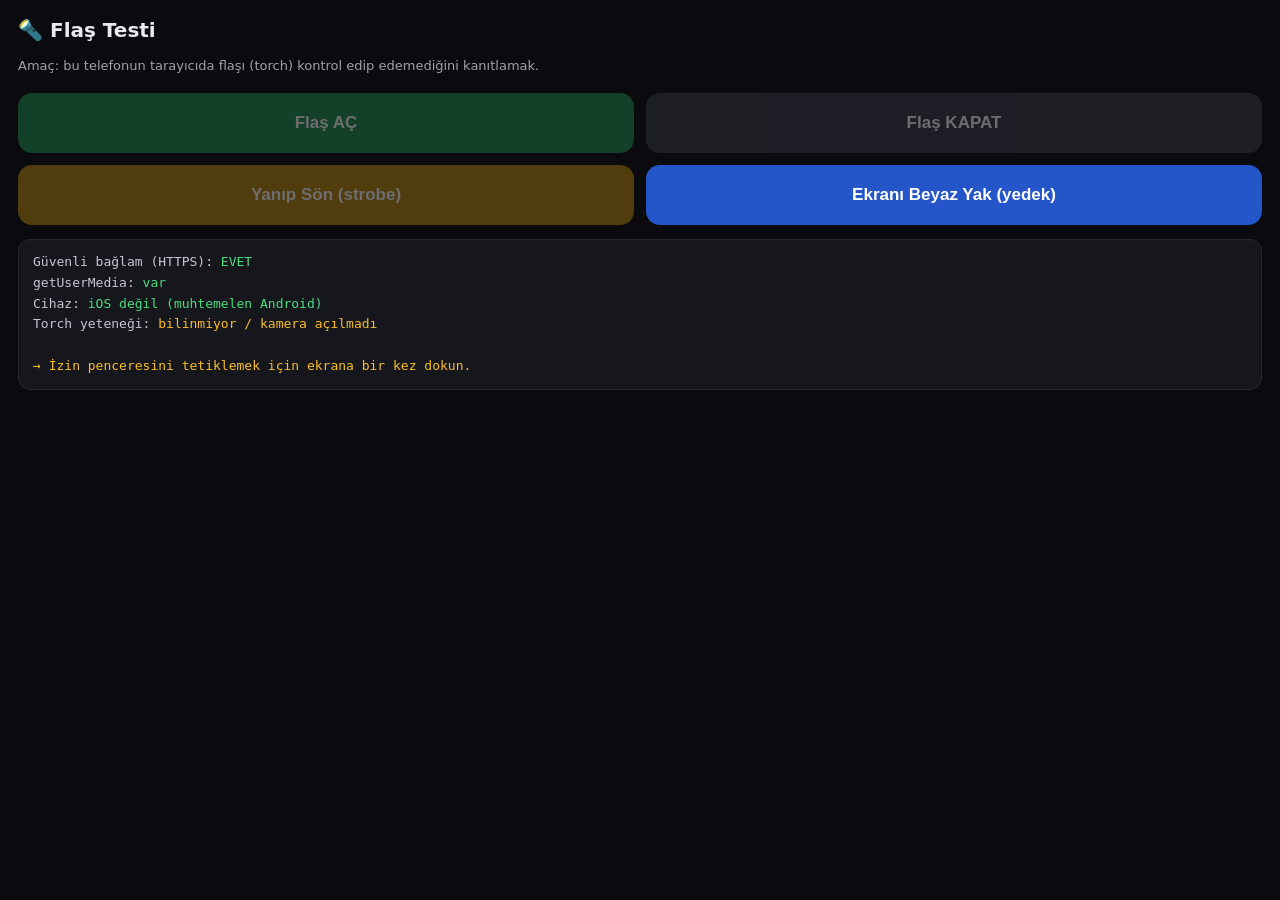
<file: prototype/index.html>
<!DOCTYPE html>
<html lang="tr">
<head>
<meta charset="UTF-8">
<meta name="viewport" content="width=device-width, initial-scale=1, viewport-fit=cover">
<title>Flaş Testi — Mini Işık Şovu</title>
<style>
  :root { color-scheme: dark; }
  * { box-sizing: border-box; -webkit-tap-highlight-color: transparent; }
  body {
    margin: 0; min-height: 100dvh; background: #0b0b0f; color: #e9e9ee;
    font-family: -apple-system, system-ui, Segoe UI, Roboto, sans-serif;
    display: flex; flex-direction: column; gap: 14px; padding: 18px;
  }
  h1 { font-size: 20px; margin: 0 0 2px; }
  p.sub { margin: 0 0 6px; color: #a0a0ad; font-size: 13px; }
  .btns { display: grid; grid-template-columns: 1fr 1fr; gap: 12px; }
  button {
    appearance: none; border: 0; border-radius: 14px; padding: 20px 14px;
    font-size: 17px; font-weight: 600; color: #fff; background: #2b2b36;
    transition: transform .05s ease, background .15s ease;
  }
  button:active { transform: scale(.97); }
  button.on   { background: #1f8f4e; }
  button.off  { background: #3a3a46; }
  button.strobe { background: #b8860b; }
  button.screen { background: #2456c9; }
  button:disabled { opacity: .4; }
  #diag {
    background: #16161d; border: 1px solid #26262f; border-radius: 12px;
    padding: 12px 14px; font-size: 13px; line-height: 1.6; white-space: pre-wrap;
    font-family: ui-monospace, Menlo, monospace; color: #c7c7d1;
  }
  .ok { color: #4ade80; } .bad { color: #f87171; } .warn { color: #fbbf24; }
  /* Tam ekran renk paneli (flaş desteklenmezse yedek) */
  #flood {
    position: fixed; inset: 0; background: #fff; display: none; z-index: 50;
    align-items: center; justify-content: center; color: #000; font-size: 15px;
  }
  #flood.show { display: flex; }
</style>
</head>
<body>
  <h1>🔦 Flaş Testi</h1>
  <p class="sub">Amaç: bu telefonun tarayıcıda flaşı (torch) kontrol edip edemediğini kanıtlamak.</p>

  <div class="btns">
    <button id="on"     class="on"     disabled>Flaş AÇ</button>
    <button id="off"    class="off"    disabled>Flaş KAPAT</button>
    <button id="strobe" class="strobe" disabled>Yanıp Sön (strobe)</button>
    <button id="screen" class="screen">Ekranı Beyaz Yak (yedek)</button>
  </div>

  <div id="diag">Tanılama yükleniyor…</div>

  <div id="flood">Kapatmak için dokun</div>

<script>
const $ = (id) => document.getElementById(id);
const diag = $('diag');
let track = null, torchSupported = false, strobeTimer = null, torchState = false;

function line(label, value, cls) {
  const c = cls ? ` class="${cls}"` : '';
  return `${label}: <span${c}>${value}</span>`;
}

function renderDiag(extra = '') {
  const secure = window.isSecureContext;
  const hasMedia = !!(navigator.mediaDevices && navigator.mediaDevices.getUserMedia);
  const ua = navigator.userAgent;
  const isIOS = /iPhone|iPad|iPod/.test(ua) || (navigator.platform === 'MacIntel' && navigator.maxTouchPoints > 1);
  diag.innerHTML = [
    line('Güvenli bağlam (HTTPS)', secure ? 'EVET' : 'HAYIR — flaş çalışmaz!', secure ? 'ok' : 'bad'),
    line('getUserMedia', hasMedia ? 'var' : 'yok', hasMedia ? 'ok' : 'bad'),
    line('Cihaz', isIOS ? 'iOS — tarayıcı torch DESTEKLEMEZ' : 'iOS değil (muhtemelen Android)', isIOS ? 'bad' : 'ok'),
    line('Torch yeteneği', torchSupported ? 'DESTEKLENİYOR ✔' : 'bilinmiyor / kamera açılmadı', torchSupported ? 'ok' : 'warn'),
    extra,
  ].filter(Boolean).join('\n');
}
renderDiag();

async function initCamera() {
  if (!window.isSecureContext) {
    renderDiag(line('Hata', 'HTTPS gerekli. http:// üzerinden kamera/flaş açılamaz.', 'bad'));
    return;
  }
  try {
    const stream = await navigator.mediaDevices.getUserMedia({
      video: { facingMode: 'environment' }
    });
    track = stream.getVideoTracks()[0];
    const caps = track.getCapabilities ? track.getCapabilities() : {};
    torchSupported = !!caps.torch;
    renderDiag(torchSupported
      ? line('Sonuç', 'Bu cihaz flaşı kontrol edebilir. Butonlar aktif.', 'ok')
      : line('Sonuç', 'Kamera açıldı ama torch yeteneği yok. Ekran yedeğini kullan.', 'warn'));
    if (torchSupported) {
      $('on').disabled = $('off').disabled = $('strobe').disabled = false;
    }
  } catch (e) {
    renderDiag(line('Kamera hatası', e.name + ' — ' + e.message, 'bad'));
  }
}

async function setTorch(v) {
  if (!track || !torchSupported) return;
  try {
    await track.applyConstraints({ advanced: [{ torch: v }] });
    torchState = v;
  } catch (e) {
    renderDiag(line('applyConstraints hatası', e.message, 'bad'));
  }
}

$('on').onclick  = () => { stopStrobe(); setTorch(true); };
$('off').onclick = () => { stopStrobe(); setTorch(false); };

function stopStrobe() {
  if (strobeTimer) { clearInterval(strobeTimer); strobeTimer = null; $('strobe').textContent = 'Yanıp Sön (strobe)'; }
}
$('strobe').onclick = () => {
  if (strobeTimer) { stopStrobe(); setTorch(false); return; }
  $('strobe').textContent = 'Durdur';
  strobeTimer = setInterval(() => setTorch(!torchState), 350); // ~1.4 Hz; torch geçişi yavaştır
};

// Ekran yedeği: flaş yoksa (özellikle iOS) tam ekran beyaz
const flood = $('flood');
$('screen').onclick = () => { flood.classList.add('show'); };
flood.onclick = () => { flood.classList.remove('show'); };

// İlk dokunuşta kamerayı başlat (izin/otomatik oynatma politikaları için)
window.addEventListener('pointerdown', function once() {
  window.removeEventListener('pointerdown', once);
  initCamera();
}, { once: true });
diag.innerHTML += '\n\n<span class="warn">→ İzin penceresini tetiklemek için ekrana bir kez dokun.</span>';
</script>
</body>
</html>
</file>
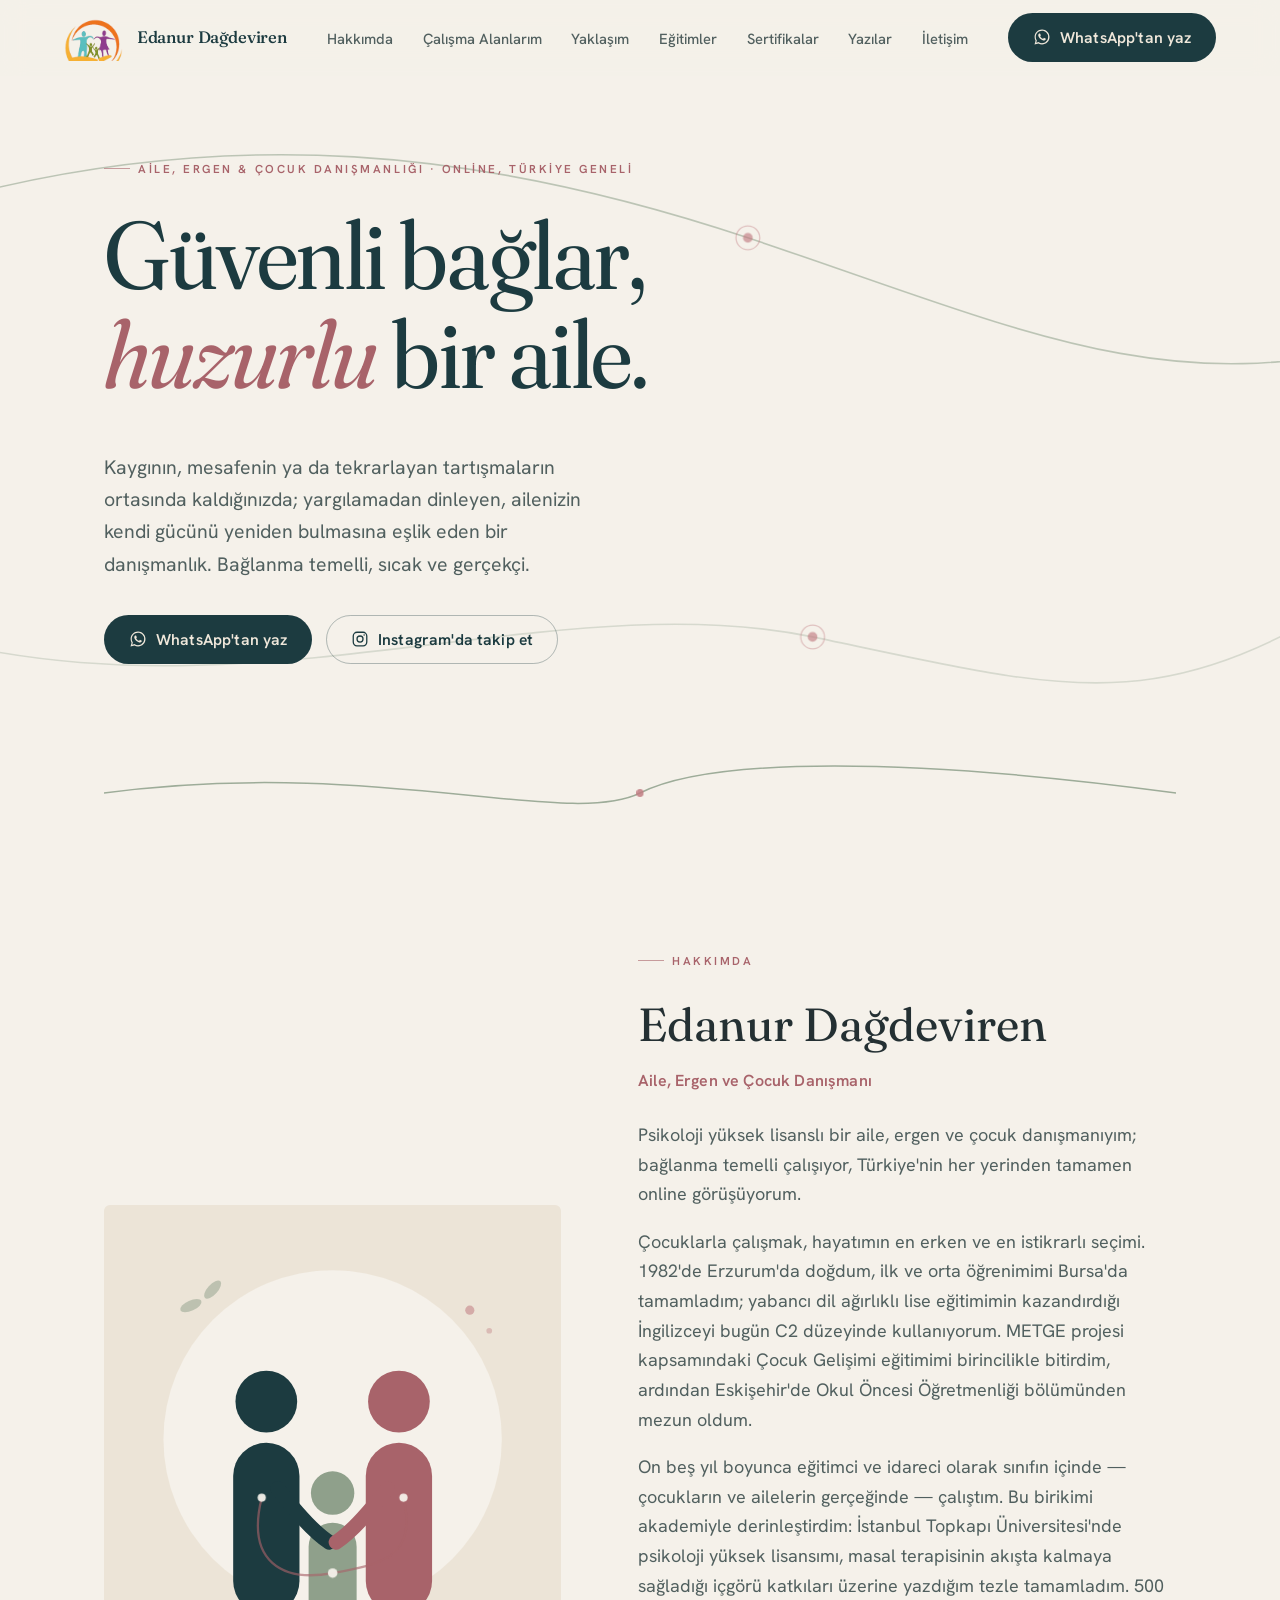
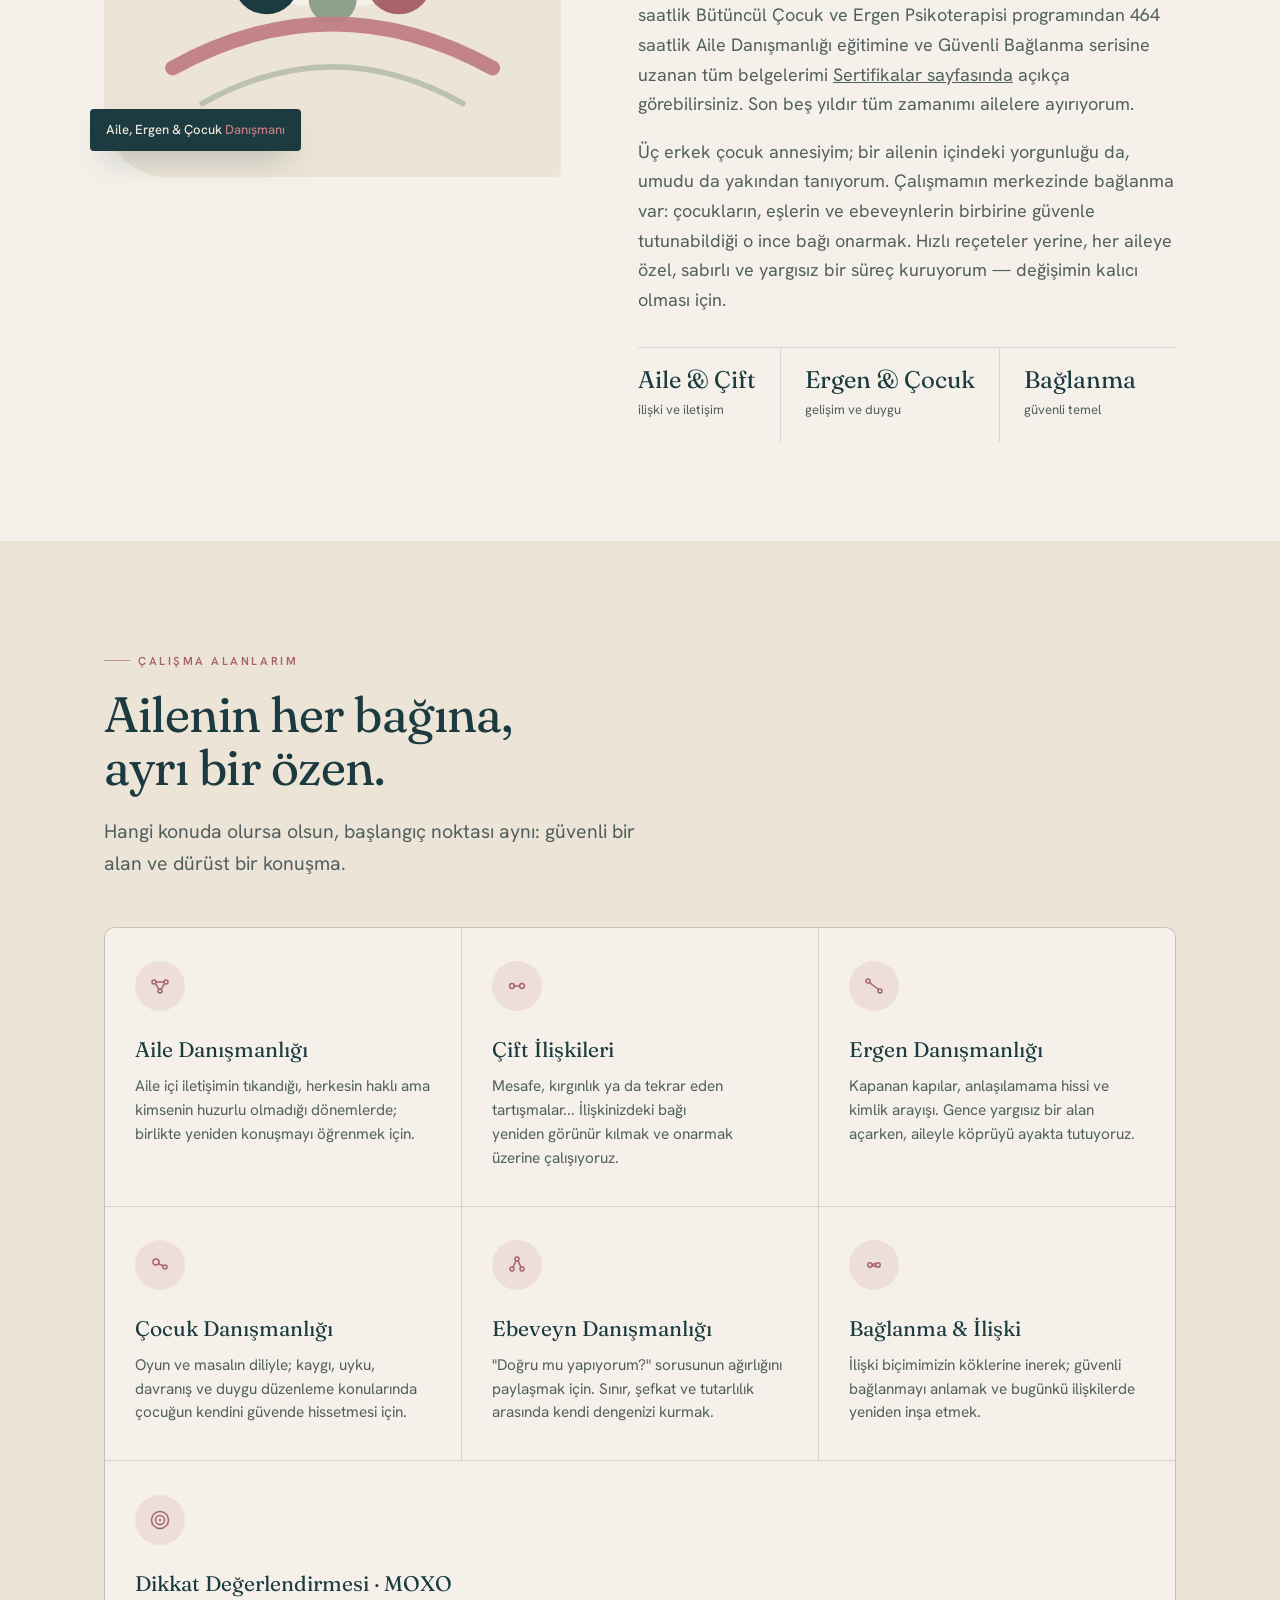
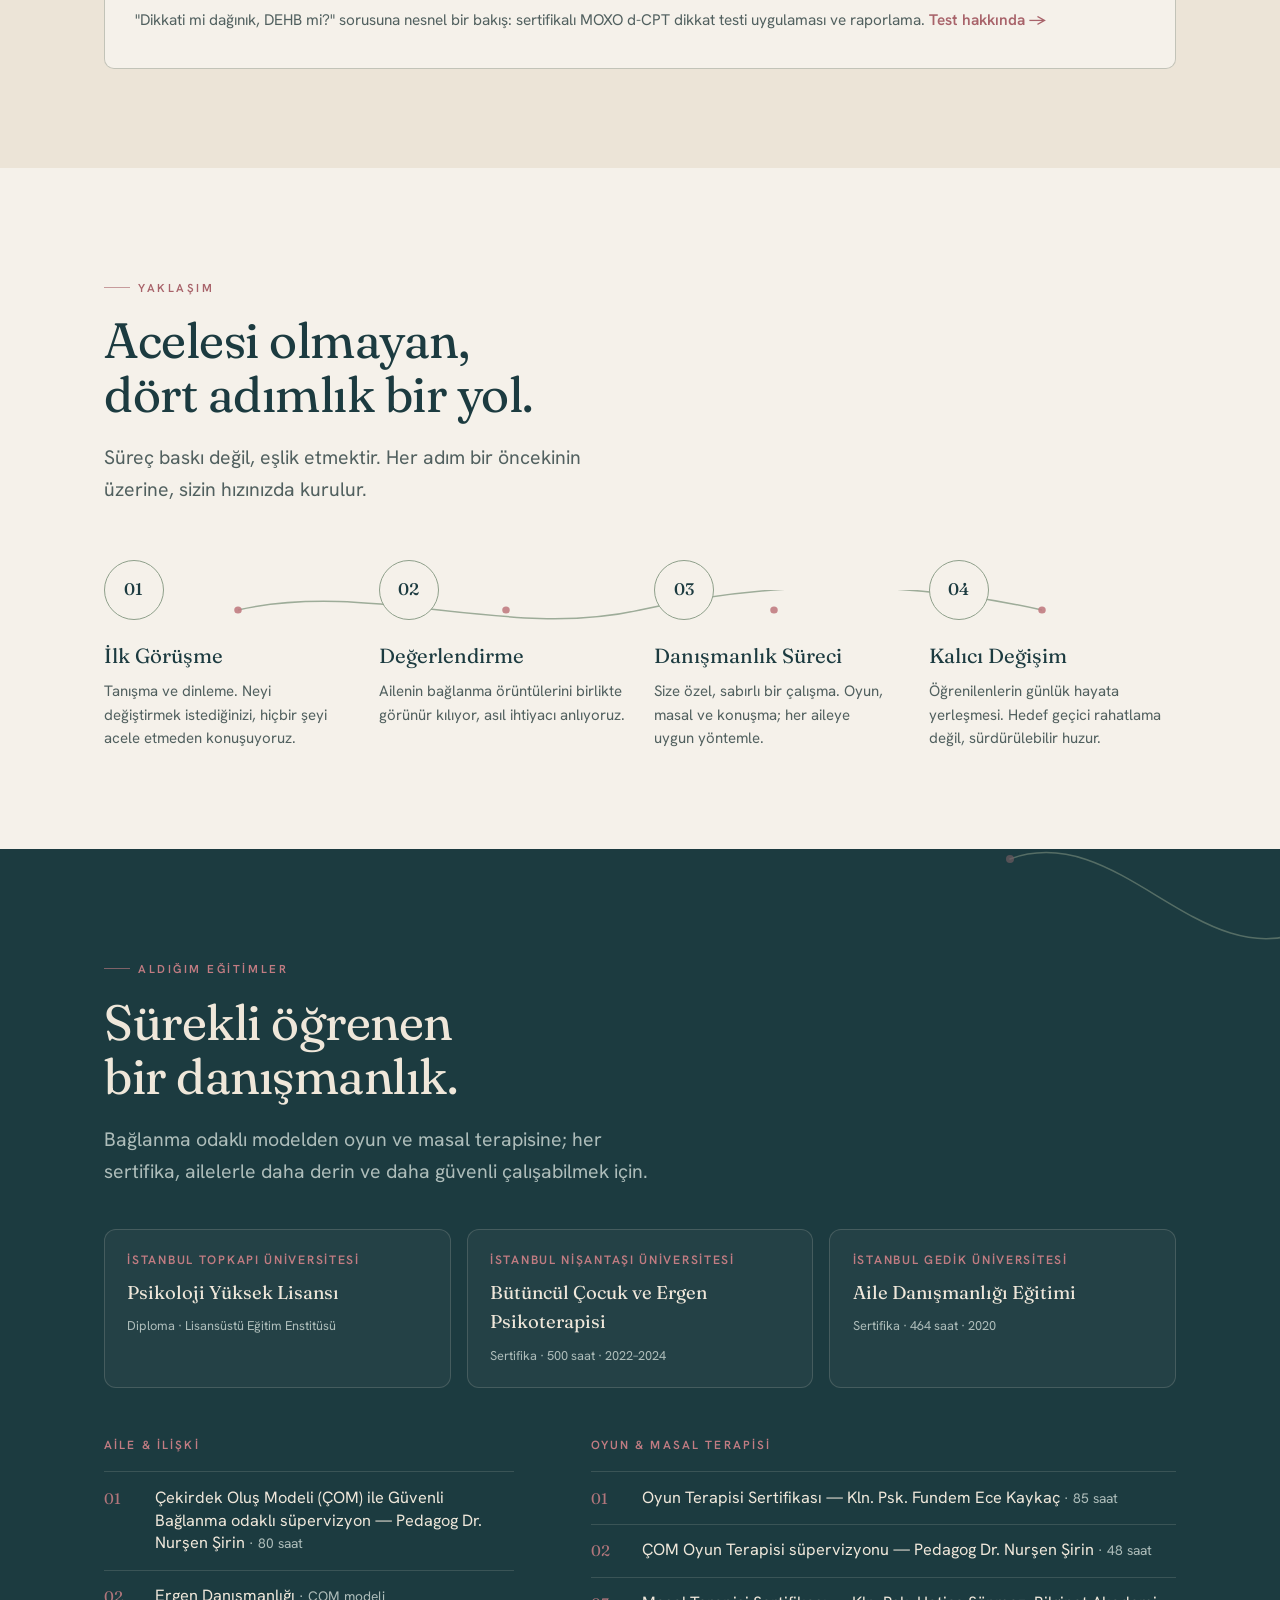
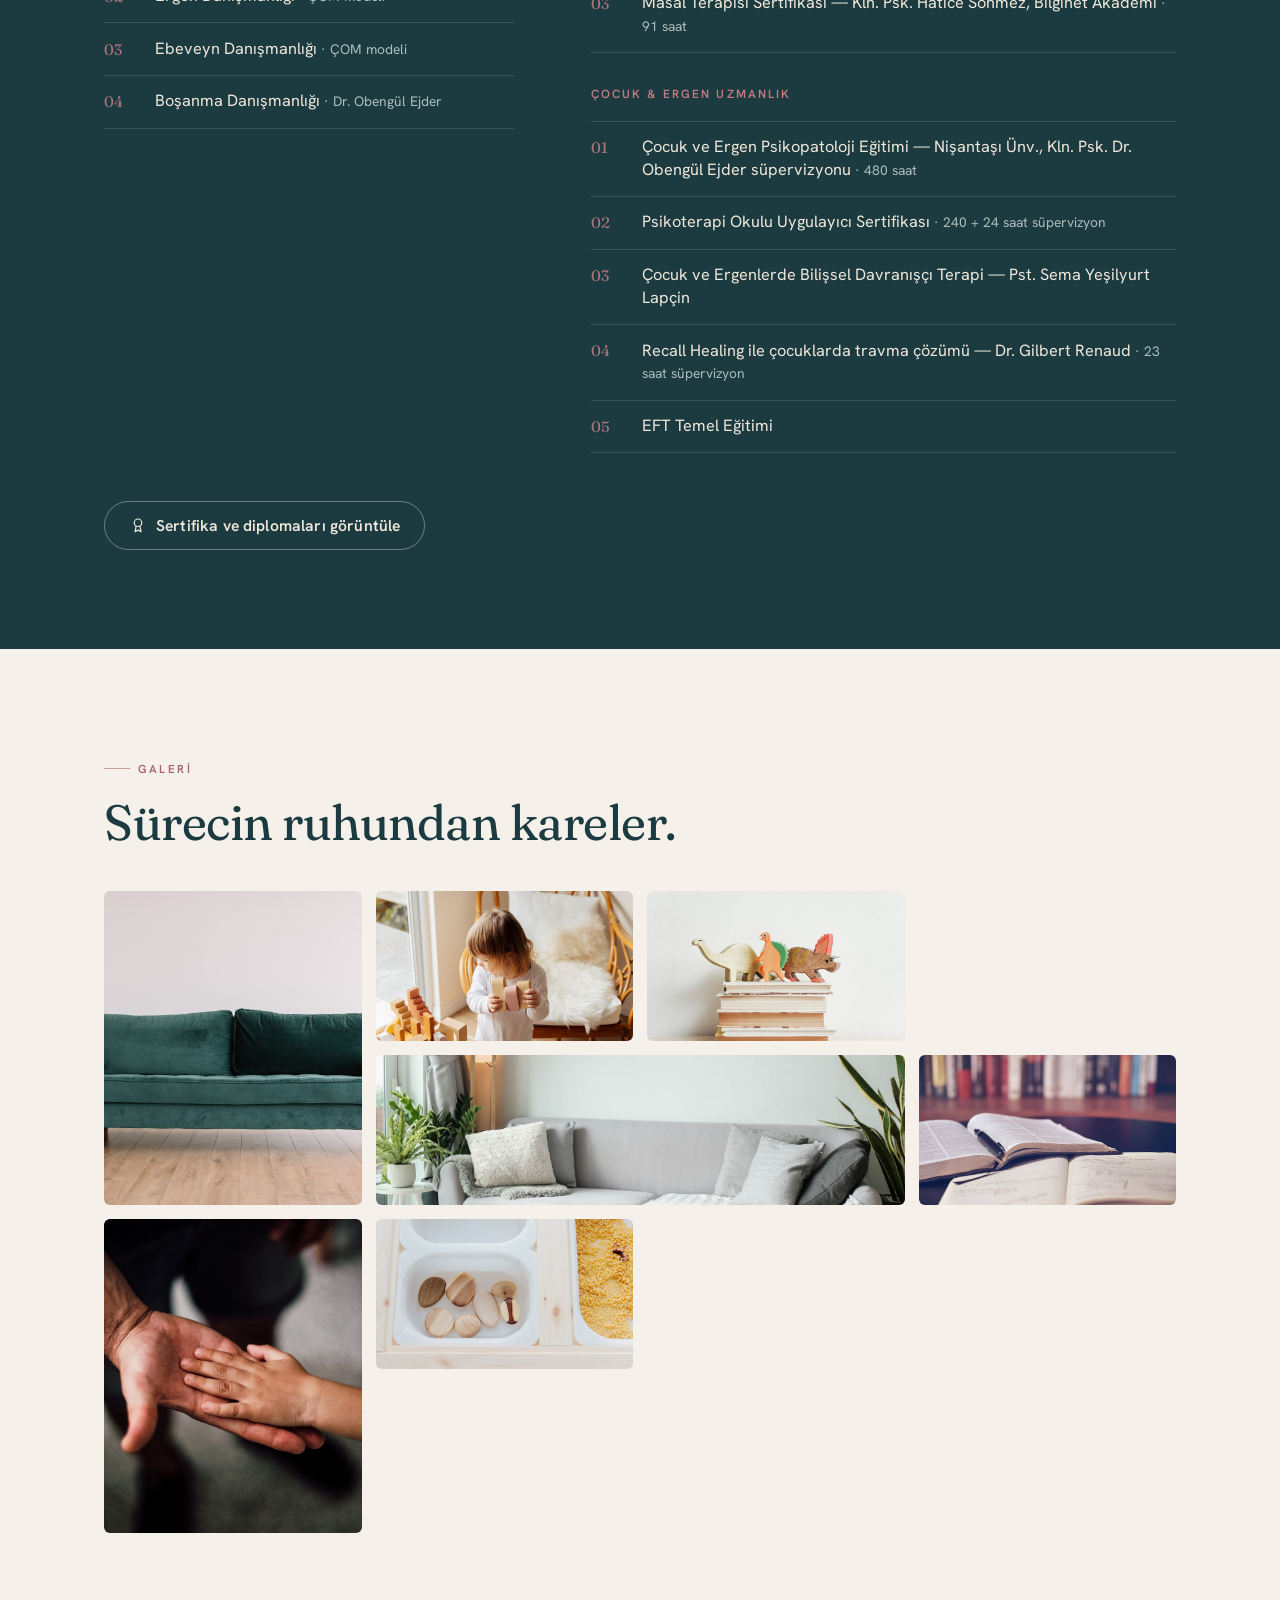
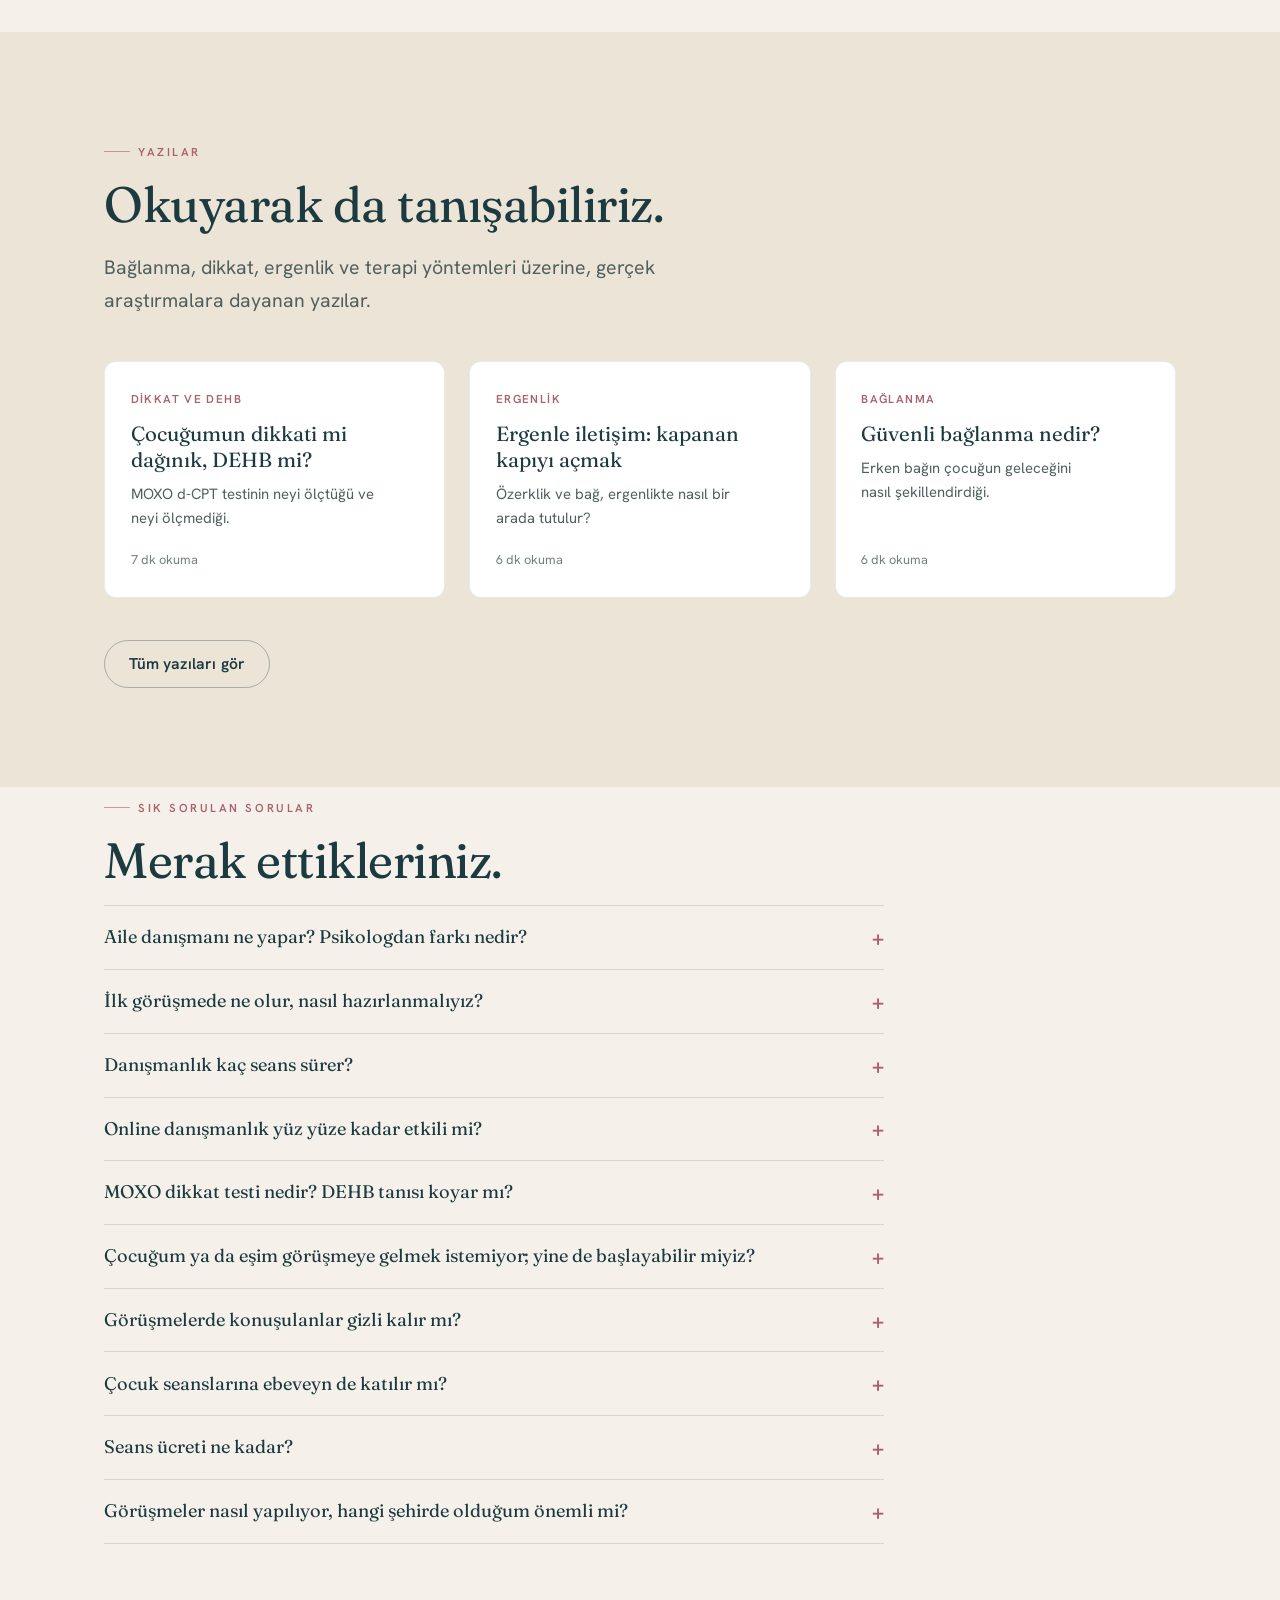
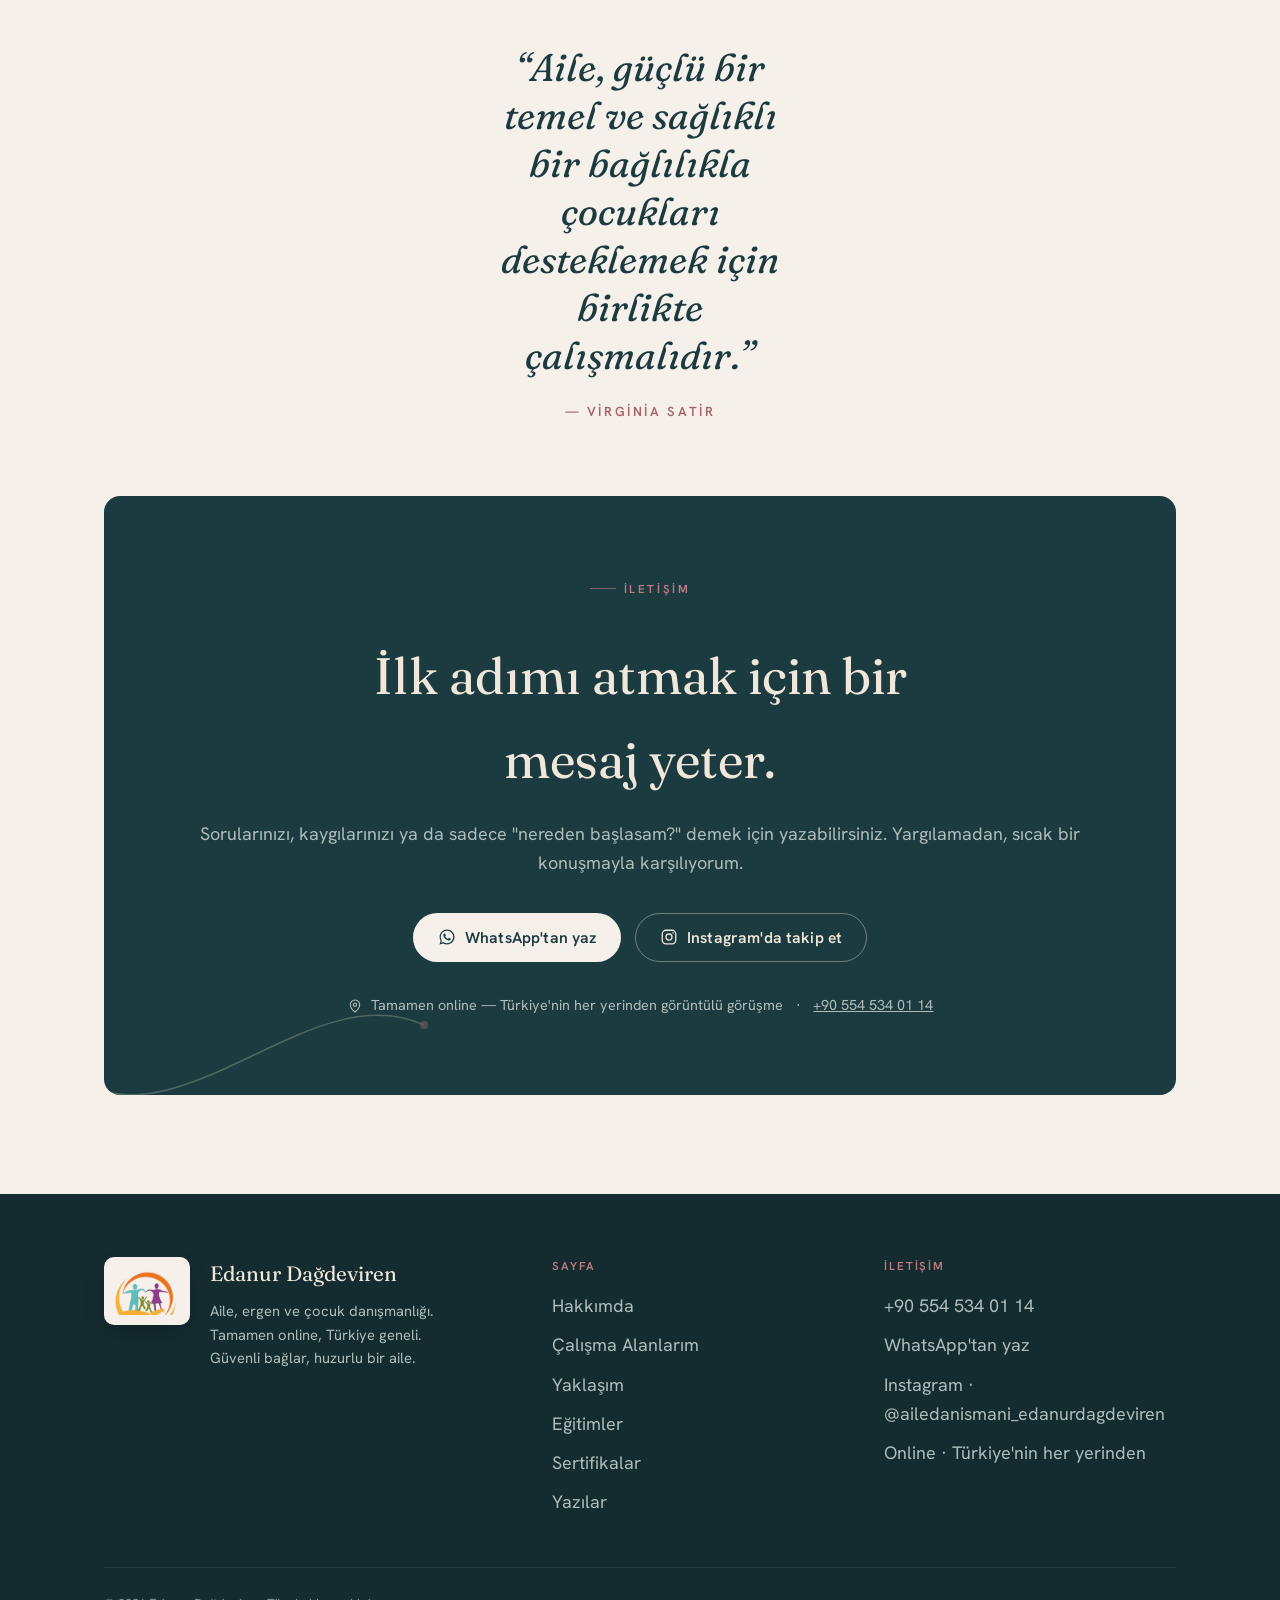
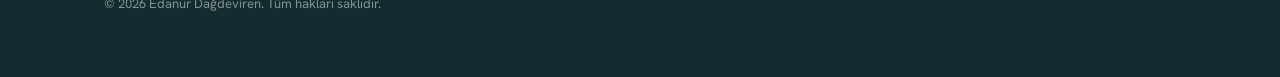
<file: site/index.html>
<!DOCTYPE html>
<html lang="tr">
<head>
<meta charset="UTF-8" />
<script>document.documentElement.classList.add("js");</script>
<meta name="viewport" content="width=device-width, initial-scale=1.0" />
<title>Aile, Ergen ve Çocuk Danışmanı — Online, Türkiye Geneli | Edanur Dağdeviren</title>
<meta name="description" content="Bağlanma temelli aile, ergen ve çocuk danışmanlığı. Türkiye'nin her yerinden, tamamen online görüşme. MOXO dikkat testi uygulayıcısı Edanur Dağdeviren." />
<link rel="canonical" href="https://edanurdagdeviren.com/" />
<meta name="theme-color" content="#F5F1EA" />
<link rel="icon" type="image/png" sizes="512x512" href="assets/icon-512.png" />
<link rel="apple-touch-icon" href="assets/apple-touch-icon.png" />

<!-- Open Graph / paylaşım kartı -->
<meta property="og:type" content="website" />
<meta property="og:locale" content="tr_TR" />
<meta property="og:site_name" content="Edanur Dağdeviren" />
<meta property="og:title" content="Aile, Ergen ve Çocuk Danışmanı — Online, Türkiye Geneli | Edanur Dağdeviren" />
<meta property="og:description" content="Bağlanma temelli aile, ergen ve çocuk danışmanlığı. Türkiye'nin her yerinden, tamamen online görüşme." />
<meta property="og:url" content="https://edanurdagdeviren.com/" />
<meta property="og:image" content="https://edanurdagdeviren.com/assets/og.jpg" />
<meta property="og:image:width" content="1200" />
<meta property="og:image:height" content="630" />
<meta property="og:image:alt" content="Edanur Dağdeviren — Güvenli bağlar, huzurlu bir aile" />
<meta name="twitter:card" content="summary_large_image" />

<link rel="preconnect" href="https://fonts.googleapis.com" />
<link rel="preconnect" href="https://fonts.gstatic.com" crossorigin />
<link href="https://fonts.googleapis.com/css2?family=Fraunces:ital,opsz,wght@0,9..144,400;0,9..144,500;1,9..144,400;1,9..144,500&family=Hanken+Grotesk:wght@400;500;600;700&display=swap" rel="stylesheet" />
<link rel="stylesheet" href="assets/site.css" />

<script type="application/ld+json">
{
  "@context": "https://schema.org",
  "@graph": [
    {
      "@type": "ProfessionalService",
      "@id": "https://edanurdagdeviren.com/#danismanlik",
      "name": "Edanur Dağdeviren — Aile, Ergen ve Çocuk Danışmanlığı",
      "url": "https://edanurdagdeviren.com/",
      "description": "Bağlanma temelli aile, ergen ve çocuk danışmanlığı. Türkiye'nin her yerinden, tamamen online görüşme.",
      "telephone": "+905545340114",
      "image": "https://edanurdagdeviren.com/assets/og.jpg",
      "logo": "https://edanurdagdeviren.com/assets/logo-mark.png",
      "address": { "@type": "PostalAddress", "addressCountry": "TR" },
      "areaServed": { "@type": "Country", "name": "Türkiye" },
      "availableChannel": { "@type": "ServiceChannel", "serviceType": "Online görüşme", "availableLanguage": "tr" },
      "founder": { "@id": "https://edanurdagdeviren.com/#edanur" },
      "sameAs": ["https://www.instagram.com/ailedanismani_edanurdagdeviren/"],
      "hasOfferCatalog": {
        "@type": "OfferCatalog",
        "name": "Danışmanlık Hizmetleri",
        "itemListElement": [
          { "@type": "Offer", "itemOffered": { "@type": "Service", "name": "Aile Danışmanlığı", "serviceType": "Aile danışmanlığı" } },
          { "@type": "Offer", "itemOffered": { "@type": "Service", "name": "Çift İlişkileri Danışmanlığı", "serviceType": "Çift danışmanlığı" } },
          { "@type": "Offer", "itemOffered": { "@type": "Service", "name": "Ergen Danışmanlığı", "serviceType": "Ergen danışmanlığı" } },
          { "@type": "Offer", "itemOffered": { "@type": "Service", "name": "Çocuk Danışmanlığı", "serviceType": "Çocuk danışmanlığı" } },
          { "@type": "Offer", "itemOffered": { "@type": "Service", "name": "Ebeveyn Danışmanlığı", "serviceType": "Ebeveyn danışmanlığı" } },
          { "@type": "Offer", "itemOffered": { "@type": "Service", "name": "MOXO d-CPT Dikkat Testi Uygulaması", "serviceType": "Dikkat testi uygulaması" } }
        ]
      }
    },
    {
      "@type": "Person",
      "@id": "https://edanurdagdeviren.com/#edanur",
      "name": "Edanur Dağdeviren",
      "jobTitle": "Aile, Ergen ve Çocuk Danışmanı",
      "description": "Psikoloji yüksek lisanslı aile, ergen ve çocuk danışmanı. Bağlanma temelli çalışır; Türkiye'nin her yerinden, tamamen online görüşme yapar.",
      "url": "https://edanurdagdeviren.com/",
      "image": "https://edanurdagdeviren.com/assets/og.jpg",
      "telephone": "+905545340114",
      "worksFor": { "@id": "https://edanurdagdeviren.com/#danismanlik" },
      "alumniOf": { "@type": "CollegeOrUniversity", "name": "İstanbul Topkapı Üniversitesi" },
      "knowsAbout": ["Aile danışmanlığı", "Güvenli bağlanma", "Ergen danışmanlığı", "Çocuk danışmanlığı", "Oyun terapisi", "Masal terapisi", "MOXO d-CPT dikkat testi", "Ebeveyn danışmanlığı"],
      "hasCredential": [
        { "@type": "EducationalOccupationalCredential", "credentialCategory": "Yüksek Lisans Diploması", "name": "Psikoloji Yüksek Lisansı", "recognizedBy": { "@type": "CollegeOrUniversity", "name": "İstanbul Topkapı Üniversitesi" } },
        { "@type": "EducationalOccupationalCredential", "credentialCategory": "Sertifika", "name": "Bütüncül Çocuk ve Ergen Psikoterapisi (500 saat)", "recognizedBy": { "@type": "CollegeOrUniversity", "name": "İstanbul Nişantaşı Üniversitesi" } },
        { "@type": "EducationalOccupationalCredential", "credentialCategory": "Sertifika", "name": "Aile Danışmanlığı Eğitimi (464 saat)", "recognizedBy": { "@type": "CollegeOrUniversity", "name": "İstanbul Gedik Üniversitesi" } }
      ],
      "sameAs": ["https://www.instagram.com/ailedanismani_edanurdagdeviren/"]
    },
    {
      "@type": "WebSite",
      "@id": "https://edanurdagdeviren.com/#website",
      "url": "https://edanurdagdeviren.com/",
      "name": "Edanur Dağdeviren",
      "inLanguage": "tr",
      "publisher": { "@id": "https://edanurdagdeviren.com/#edanur" }
    }
  ]
}
</script>
<script type="application/ld+json">
{
  "@context": "https://schema.org",
  "@type": "FAQPage",
  "mainEntity": [
    { "@type": "Question", "name": "Aile danışmanı ne yapar? Psikologdan farkı nedir?", "acceptedAnswer": { "@type": "Answer", "text": "Aile danışmanı; aile içi iletişim, ebeveyn-çocuk ilişkisi ve çift ilişkilerindeki zorluklarda yapılandırılmış görüşmelerle destek verir. Psikolog, psikoloji lisansıyla kazanılan bir unvandır; aile danışmanlığı ise üniversite onaylı sertifika programlarıyla kazanılan bir uygulama alanıdır. Psikoloji yüksek lisansı ve 464 saatlik üniversite onaylı aile danışmanlığı eğitimiyle çalışıyorum; tanı veya ilaç gerektiren durumlarda psikiyatriste yönlendiririm." } },
    { "@type": "Question", "name": "İlk görüşmede ne olur, nasıl hazırlanmalıyız?", "acceptedAnswer": { "@type": "Answer", "text": "İlk görüşme bir tanışma ve dinleme görüşmesidir: neyi değiştirmek istediğinizi, ailenizin ihtiyacını ve beklentilerinizi konuşuruz. Test, ödev ya da özel bir hazırlık gerekmez. Görüşmenin sonunda nasıl bir yol izleyebileceğimizi ve görüşme sıklığını birlikte planlarız." } },
    { "@type": "Question", "name": "Danışmanlık kaç seans sürer?", "acceptedAnswer": { "@type": "Answer", "text": "Bunun tek bir cevabı yok; süre ailenin ihtiyacına ve hedefe göre değişir. İlk değerlendirmeden sonra size özel bir plan önerilir ve ilerleme birlikte gözden geçirilir. Amaç süreci uzatmak değil, kalıcı değişimin en sağlıklı yoldan kurulmasıdır." } },
    { "@type": "Question", "name": "Online danışmanlık yüz yüze kadar etkili mi?", "acceptedAnswer": { "@type": "Answer", "text": "Evet. Yetişkin, ebeveyn, ergen ve çoğu çocuk çalışmasında online danışmanlık yüz yüze kadar verimli ilerler; görüntülü görüşme yöntemleri bunun için özel olarak uyarlanmıştır. Görüşmeler tamamen online yürütülür; Türkiye'nin ve gerektiğinde yurt dışının her yerinden aynı süreci takip edebilirsiniz." } },
    { "@type": "Question", "name": "MOXO dikkat testi nedir? DEHB tanısı koyar mı?", "acceptedAnswer": { "@type": "Answer", "text": "MOXO d-CPT; dikkat, zamanlama, dürtüsellik ve hiperaktiviteyi günlük hayatı taklit eden çeldiricilerle ölçen, bilgisayar temelli bir dikkat testidir; çocuk ve yetişkin formları vardır. Tek başına tanı koymaz — tanı hekimin işidir. Test, uzman değerlendirmesine nesnel veri katar; sertifikalı uygulayıcı tarafından uygulanır ve raporlanır." } },
    { "@type": "Question", "name": "Çocuğum ya da eşim görüşmeye gelmek istemiyor; yine de başlayabilir miyiz?", "acceptedAnswer": { "@type": "Answer", "text": "Evet. Aile bir sistemdir: tek bir üyenin, çoğu zaman ebeveynin attığı adım bile dengeyi değiştirir. İsteksiz ergenlerde genellikle önce ebeveyn danışmanlığıyla başlanır; genç güven duydukça süreç genişler. Kimse zorla görüşmeye alınmaz." } },
    { "@type": "Question", "name": "Görüşmelerde konuşulanlar gizli kalır mı?", "acceptedAnswer": { "@type": "Answer", "text": "Evet; görüşme içeriği gizlidir ve kişinin kendisine ya da bir başkasına ciddi zarar riski gibi yasal bildirim gerektiren istisnai durumlar dışında kimseyle paylaşılmaz. Ergen görüşmelerinde gencin özel alanı korunur; ebeveyne süreç hakkında genel çerçevede geri bildirim verilir." } },
    { "@type": "Question", "name": "Çocuk seanslarına ebeveyn de katılır mı?", "acceptedAnswer": { "@type": "Answer", "text": "Ebeveyn sürecin doğal parçasıdır. Çocukla bireysel çalışılan bölümler olur; düzenli ebeveyn görüşmelerinde gözlemler paylaşılır ve evde işleyecek adımlar birlikte planlanır." } },
    { "@type": "Question", "name": "Seans ücreti ne kadar?", "acceptedAnswer": { "@type": "Answer", "text": "Ücret; görüşmenin türüne (bireysel, aile, çift ya da test uygulaması) göre değişir. Güncel ücret bilgisi ve uygun saatler için WhatsApp üzerinden (+90 554 534 01 14) bilgi alabilirsiniz." } },
    { "@type": "Question", "name": "Görüşmeler nasıl yapılıyor, hangi şehirde olduğum önemli mi?", "acceptedAnswer": { "@type": "Answer", "text": "Hayır, önemli değil. Görüşmelerin tamamı online yapılıyor; Türkiye'nin (ve gerektiğinde yurt dışının) her yerinden görüntülü görüşmeyle ulaşabilirsiniz. Böylece nerede yaşarsanız yaşayın aynı süreci, aynı düzenli akışta takip edebilirsiniz." } }
  ]
}
</script>
</head>
<body>

<!-- ============================================================ NAV -->
<header class="nav">
  <div class="wrap">
    <a class="wordmark" href="#top" aria-label="Edanur Dağdeviren ana sayfa">
      <img class="logo-mark" src="assets/logo-mark.png" alt="" width="163" height="120" />
      <span><b>Edanur Dağdeviren</b></span>
    </a>

    <nav aria-label="Birincil">
      <ul class="nav-links">
        <li><a href="#hakkimda">Hakkımda</a></li>
        <li><a href="#calisma">Çalışma Alanlarım</a></li>
        <li><a href="#yaklasim">Yaklaşım</a></li>
        <li><a href="#egitimler">Eğitimler</a></li>
        <li><a href="/sertifikalar">Sertifikalar</a></li>
        <li><a href="/yazilar">Yazılar</a></li>
        <li><a href="#iletisim">İletişim</a></li>
      </ul>
    </nav>

    <div class="nav-cta">
      <button class="nav-toggle" aria-label="Menüyü aç" aria-expanded="false" aria-controls="mobile-sheet">
        <svg viewBox="0 0 24 24" fill="none" stroke="currentColor" stroke-width="1.8" stroke-linecap="round"><path d="M4 7h16M4 12h16M4 17h16"/></svg>
      </button>
      <a class="btn btn-solid" aria-label="WhatsApp'tan yaz" data-wa href="https://wa.me/905545340114?text=Merhaba%2C%20dan%C4%B1%C5%9Fmanl%C4%B1k%20hakk%C4%B1nda%20bilgi%20almak%20istiyorum.">
        <svg viewBox="0 0 24 24" fill="currentColor" aria-hidden="true"><path d="M12.04 2C6.58 2 2.13 6.45 2.13 11.91c0 1.75.46 3.45 1.32 4.95L2 22l5.25-1.38c1.45.79 3.08 1.21 4.79 1.21h.01c5.46 0 9.91-4.45 9.91-9.91C21.96 6.45 17.5 2 12.04 2Zm0 18.15h-.01c-1.52 0-3.01-.41-4.3-1.18l-.31-.18-3.12.82.83-3.04-.2-.31a8.2 8.2 0 0 1-1.26-4.36c0-4.54 3.7-8.24 8.25-8.24 2.2 0 4.27.86 5.82 2.42a8.18 8.18 0 0 1 2.41 5.83c0 4.54-3.7 8.24-8.25 8.24Zm4.52-6.16c-.25-.12-1.47-.72-1.69-.81-.23-.08-.39-.12-.56.13-.16.25-.64.81-.79.97-.14.17-.29.19-.54.06-.25-.12-1.05-.39-1.99-1.23-.74-.66-1.23-1.47-1.38-1.72-.14-.25-.01-.38.11-.51.11-.11.25-.29.37-.43.13-.14.17-.25.25-.41.08-.17.04-.31-.02-.43-.06-.12-.56-1.34-.76-1.84-.2-.48-.4-.42-.56-.43h-.48c-.17 0-.43.06-.66.31-.23.25-.86.85-.86 2.07 0 1.22.89 2.4 1.01 2.56.12.17 1.75 2.67 4.23 3.74.59.26 1.05.41 1.41.52.59.19 1.13.16 1.56.1.48-.07 1.47-.6 1.68-1.18.21-.58.21-1.07.14-1.18-.06-.1-.22-.16-.47-.28Z"/></svg>
        <span class="label-long">WhatsApp'tan yaz</span><span class="label-mid">WhatsApp</span>
      </a>
    </div>
  </div>
</header>

<div class="mobile-sheet" id="mobile-sheet">
  <ul>
    <li><a href="#hakkimda">Hakkımda</a></li>
    <li><a href="#calisma">Çalışma Alanlarım</a></li>
    <li><a href="#yaklasim">Yaklaşım</a></li>
    <li><a href="#egitimler">Eğitimler</a></li>
    <li><a href="/sertifikalar">Sertifikalar</a></li>
    <li><a href="/yazilar">Yazılar</a></li>
    <li><a href="#iletisim">İletişim</a></li>
  </ul>
</div>

<main id="top">

<!-- ============================================================ HERO -->
<section class="hero">
  <svg class="hero-thread" viewBox="0 0 1200 620" preserveAspectRatio="xMidYMid slice" data-thread aria-hidden="true">
    <!-- the bond thread: two points, one connecting line, woven across -->
    <path class="draw" d="M -60 120 C 220 40, 460 70, 700 150 S 1080 300, 1280 250" style="opacity:.55"/>
    <path class="draw" d="M -60 520 C 240 600, 520 470, 760 520 S 1080 600, 1280 470" style="opacity:.3"/>
    <circle class="node-ring" cx="700" cy="150" r="11" style="--o:.4"/>
    <circle class="node" cx="700" cy="150" r="4.5" style="--o:.65"/>
    <circle class="node-ring" cx="760" cy="520" r="11" style="--o:.4"/>
    <circle class="node" cx="760" cy="520" r="4.5" style="--o:.65"/>
  </svg>

  <div class="wrap">
    <div class="hero-grid">
      <div>
        <p class="eyebrow reveal">Aile, Ergen &amp; Çocuk Danışmanlığı · Online, Türkiye Geneli</p>
        <h1 class="display reveal d1">Güvenli bağlar,<br /><span class="accent">huzurlu</span> bir aile.</h1>
        <p class="lead reveal d2">Kaygının, mesafenin ya da tekrarlayan tartışmaların ortasında kaldığınızda; yargılamadan dinleyen, ailenizin kendi gücünü yeniden bulmasına eşlik eden bir danışmanlık. Bağlanma temelli, sıcak ve gerçekçi.</p>
        <div class="hero-ctas reveal d3">
          <a class="btn btn-solid" data-wa href="https://wa.me/905545340114?text=Merhaba%2C%20dan%C4%B1%C5%9Fmanl%C4%B1k%20hakk%C4%B1nda%20bilgi%20almak%20istiyorum.">
            <svg viewBox="0 0 24 24" fill="currentColor" aria-hidden="true"><path d="M12.04 2C6.58 2 2.13 6.45 2.13 11.91c0 1.75.46 3.45 1.32 4.95L2 22l5.25-1.38c1.45.79 3.08 1.21 4.79 1.21h.01c5.46 0 9.91-4.45 9.91-9.91C21.96 6.45 17.5 2 12.04 2Zm0 18.15h-.01c-1.52 0-3.01-.41-4.3-1.18l-.31-.18-3.12.82.83-3.04-.2-.31a8.2 8.2 0 0 1-1.26-4.36c0-4.54 3.7-8.24 8.25-8.24 2.2 0 4.27.86 5.82 2.42a8.18 8.18 0 0 1 2.41 5.83c0 4.54-3.7 8.24-8.25 8.24Zm4.52-6.16c-.25-.12-1.47-.72-1.69-.81-.23-.08-.39-.12-.56.13-.16.25-.64.81-.79.97-.14.17-.29.19-.54.06-.25-.12-1.05-.39-1.99-1.23-.74-.66-1.23-1.47-1.38-1.72-.14-.25-.01-.38.11-.51.11-.11.25-.29.37-.43.13-.14.17-.25.25-.41.08-.17.04-.31-.02-.43-.06-.12-.56-1.34-.76-1.84-.2-.48-.4-.42-.56-.43h-.48c-.17 0-.43.06-.66.31-.23.25-.86.85-.86 2.07 0 1.22.89 2.4 1.01 2.56.12.17 1.75 2.67 4.23 3.74.59.26 1.05.41 1.41.52.59.19 1.13.16 1.56.1.48-.07 1.47-.6 1.68-1.18.21-.58.21-1.07.14-1.18-.06-.1-.22-.16-.47-.28Z"/></svg>
            WhatsApp'tan yaz
          </a>
          <a class="btn btn-outline" data-ig href="https://www.instagram.com/ailedanismani_edanurdagdeviren/">
            <svg viewBox="0 0 24 24" fill="none" stroke="currentColor" stroke-width="1.7" aria-hidden="true"><rect x="3" y="3" width="18" height="18" rx="5"/><circle cx="12" cy="12" r="4"/><circle cx="17.5" cy="6.5" r="1" fill="currentColor" stroke="none"/></svg>
            Instagram'da takip et
          </a>
        </div>
      </div>
    </div>
  </div>
</section>

<!-- divider -->
<div class="wrap"><svg class="divider" viewBox="0 0 1200 96" preserveAspectRatio="none" data-thread aria-hidden="true"><path class="draw" d="M0 48 C 300 12, 520 84, 600 48 S 900 12, 1200 48"/><circle class="node" cx="600" cy="48" r="4" style="--o:.85"/></svg></div>

<!-- ============================================================ ABOUT -->
<section id="hakkimda" class="pad">
  <div class="wrap">
    <div class="about-grid">
      <div class="portrait-frame reveal">
        <div class="illus">
          <!-- Güvenli bağ illüstrasyonu: bir çocuğu kucaklayan iki ebeveyn,
               aralarında çizilerek beliren "bağ ipliği" -->
          <svg class="fam-illus" viewBox="0 0 400 500" role="img" data-thread>
            <title>Güvenli bağ: bir çocuğu kucaklayan iki ebeveyn ve aralarındaki bağ ipliği illüstrasyonu</title>
            <!-- soft paper halo -->
            <circle cx="200" cy="205" r="148" fill="var(--paper)"/>
            <!-- floating accents -->
            <g opacity=".5" fill="var(--sage)">
              <ellipse cx="76" cy="88" rx="10" ry="4.5" transform="rotate(-24 76 88)"/>
              <ellipse cx="95" cy="74" rx="10" ry="4.5" transform="rotate(-48 95 74)"/>
            </g>
            <circle cx="320" cy="92" r="4" fill="var(--rose)" opacity=".55"/>
            <circle cx="337" cy="110" r="2.5" fill="var(--rose)" opacity=".4"/>
            <path d="M 38 470 Q 80 444 128 458" fill="none" stroke="var(--sage)" stroke-width="2" stroke-linecap="round" opacity=".4"/>
            <!-- parents -->
            <circle cx="142" cy="172" r="27" fill="var(--teal)"/>
            <rect x="113" y="208" width="58" height="150" rx="29" fill="var(--teal)"/>
            <circle cx="258" cy="172" r="27" fill="var(--rose-deep)"/>
            <rect x="229" y="208" width="58" height="150" rx="29" fill="var(--rose-deep)"/>
            <!-- child, held in the middle -->
            <circle cx="200" cy="252" r="19" fill="var(--sage)"/>
            <rect x="179" y="278" width="42" height="88" rx="21" fill="var(--sage)"/>
            <!-- embracing arms -->
            <path d="M 152 248 Q 180 284 197 295" fill="none" stroke="var(--teal)" stroke-width="13" stroke-linecap="round"/>
            <path d="M 248 248 Q 220 284 203 295" fill="none" stroke="var(--rose-deep)" stroke-width="13" stroke-linecap="round"/>
            <!-- embracing arc, like the logo's -->
            <path d="M 60 405 Q 200 328 340 405" fill="none" stroke="var(--rose)" stroke-width="13" stroke-linecap="round" opacity=".92"/>
            <path d="M 86 436 Q 200 372 314 436" fill="none" stroke="var(--sage)" stroke-width="5" stroke-linecap="round" opacity=".5"/>
            <!-- the bond thread, drawn on scroll -->
            <path class="draw" d="M 138 256 C 124 312, 156 330, 200 322 S 274 308, 262 256" fill="none" stroke="var(--rose-deep)" stroke-width="2" stroke-linecap="round" opacity=".62"/>
            <circle class="node" cx="138" cy="256" r="3.6" fill="var(--paper)" style="--o:.95"/>
            <circle class="node" cx="200" cy="322" r="4.2" fill="var(--paper)" style="--o:.95"/>
            <circle class="node" cx="262" cy="256" r="3.6" fill="var(--paper)" style="--o:.95"/>
          </svg>
        </div>
        <div class="tag">Aile, Ergen &amp; Çocuk <span>Danışmanı</span></div>
      </div>
      <div>
        <p class="eyebrow reveal">Hakkımda</p>
        <h2 class="about-name reveal d1">Edanur Dağdeviren</h2>
        <p class="about-role reveal d1">Aile, Ergen ve Çocuk Danışmanı</p>
        <div class="about-body">
          <p class="reveal d2">Psikoloji yüksek lisanslı bir aile, ergen ve çocuk danışmanıyım; bağlanma temelli çalışıyor, Türkiye'nin her yerinden tamamen online görüşüyorum.</p>
          <p class="reveal d2">Çocuklarla çalışmak, hayatımın en erken ve en istikrarlı seçimi. 1982'de Erzurum'da doğdum, ilk ve orta öğrenimimi Bursa'da tamamladım; yabancı dil ağırlıklı lise eğitimimin kazandırdığı İngilizceyi bugün C2 düzeyinde kullanıyorum. METGE projesi kapsamındaki Çocuk Gelişimi eğitimimi birincilikle bitirdim, ardından Eskişehir'de Okul Öncesi Öğretmenliği bölümünden mezun oldum.</p>
          <p class="reveal d2">On beş yıl boyunca eğitimci ve idareci olarak sınıfın içinde — çocukların ve ailelerin gerçeğinde — çalıştım. Bu birikimi akademiyle derinleştirdim: İstanbul Topkapı Üniversitesi'nde psikoloji yüksek lisansımı, masal terapisinin akışta kalmaya sağladığı içgörü katkıları üzerine yazdığım tezle tamamladım. 500 saatlik Bütüncül Çocuk ve Ergen Psikoterapisi programından 464 saatlik Aile Danışmanlığı eğitimine ve Güvenli Bağlanma serisine uzanan tüm belgelerimi <a href="/sertifikalar">Sertifikalar sayfasında</a> açıkça görebilirsiniz. Son beş yıldır tüm zamanımı ailelere ayırıyorum.</p>
          <p class="reveal d2">Üç erkek çocuk annesiyim; bir ailenin içindeki yorgunluğu da, umudu da yakından tanıyorum. Çalışmamın merkezinde bağlanma var: çocukların, eşlerin ve ebeveynlerin birbirine güvenle tutunabildiği o ince bağı onarmak. Hızlı reçeteler yerine, her aileye özel, sabırlı ve yargısız bir süreç kuruyorum — değişimin kalıcı olması için.</p>
        </div>
        <div class="stat-row reveal d3">
          <div class="stat"><span class="k">Aile &amp; Çift</span><span class="l">ilişki ve iletişim</span></div>
          <div class="stat"><span class="k">Ergen &amp; Çocuk</span><span class="l">gelişim ve duygu</span></div>
          <div class="stat"><span class="k">Bağlanma</span><span class="l">güvenli temel</span></div>
        </div>
      </div>
    </div>
  </div>
</section>

<!-- ============================================================ SERVICES -->
<section id="calisma" class="services pad">
  <div class="wrap">
    <p class="eyebrow reveal">Çalışma Alanlarım</p>
    <h2 class="section-title reveal d1" style="max-width: 18ch;">Ailenin her bağına, ayrı bir özen.</h2>
    <p class="lead reveal d2" style="max-width: 52ch;">Hangi konuda olursa olsun, başlangıç noktası aynı: güvenli bir alan ve dürüst bir konuşma.</p>

    <div class="svc-grid">
      <article class="svc reveal">
        <div class="ic"><svg viewBox="0 0 24 24" fill="none" stroke="currentColor" stroke-width="1.5"><circle cx="6" cy="8" r="2"/><circle cx="18" cy="8" r="2"/><circle cx="12" cy="17" r="2"/><path d="M7.4 9.4 11 15.4M16.6 9.4 13 15.4M8 8h8" stroke-linecap="round"/></svg></div>
        <h3>Aile Danışmanlığı</h3>
        <p>Aile içi iletişimin tıkandığı, herkesin haklı ama kimsenin huzurlu olmadığı dönemlerde; birlikte yeniden konuşmayı öğrenmek için.</p>
      </article>
      <article class="svc reveal d1">
        <div class="ic"><svg viewBox="0 0 24 24" fill="none" stroke="currentColor" stroke-width="1.5"><circle cx="7" cy="12" r="2.4"/><circle cx="17" cy="12" r="2.4"/><path d="M9.4 12h5.2" stroke-linecap="round"/></svg></div>
        <h3>Çift İlişkileri</h3>
        <p>Mesafe, kırgınlık ya da tekrar eden tartışmalar... İlişkinizdeki bağı yeniden görünür kılmak ve onarmak üzerine çalışıyoruz.</p>
      </article>
      <article class="svc reveal d2">
        <div class="ic"><svg viewBox="0 0 24 24" fill="none" stroke="currentColor" stroke-width="1.5"><circle cx="6" cy="7" r="2"/><circle cx="18" cy="17" r="2"/><path d="M7.6 8.4C10 11 14 13 16.4 15.6" stroke-linecap="round"/></svg></div>
        <h3>Ergen Danışmanlığı</h3>
        <p>Kapanan kapılar, anlaşılamama hissi ve kimlik arayışı. Gence yargısız bir alan açarken, aileyle köprüyü ayakta tutuyoruz.</p>
      </article>
      <article class="svc reveal">
        <div class="ic"><svg viewBox="0 0 24 24" fill="none" stroke="currentColor" stroke-width="1.5"><circle cx="8" cy="9" r="3"/><circle cx="17" cy="14" r="2"/><path d="M10.6 10.6 15.2 13" stroke-linecap="round"/></svg></div>
        <h3>Çocuk Danışmanlığı</h3>
        <p>Oyun ve masalın diliyle; kaygı, uyku, davranış ve duygu düzenleme konularında çocuğun kendini güvende hissetmesi için.</p>
      </article>
      <article class="svc reveal d1">
        <div class="ic"><svg viewBox="0 0 24 24" fill="none" stroke="currentColor" stroke-width="1.5"><circle cx="12" cy="6" r="2"/><circle cx="7" cy="16" r="2"/><circle cx="17" cy="16" r="2"/><path d="M11 7.6 8 14.4M13 7.6l3 6.8" stroke-linecap="round"/></svg></div>
        <h3>Ebeveyn Danışmanlığı</h3>
        <p>"Doğru mu yapıyorum?" sorusunun ağırlığını paylaşmak için. Sınır, şefkat ve tutarlılık arasında kendi dengenizi kurmak.</p>
      </article>
      <article class="svc reveal d2">
        <div class="ic"><svg viewBox="0 0 24 24" fill="none" stroke="currentColor" stroke-width="1.5"><circle cx="8" cy="12" r="2.2"/><circle cx="16" cy="12" r="2.2"/><path d="M10 11c2 2 2-2 4 0M10 13c2-2 2 2 4 0" stroke-linecap="round"/></svg></div>
        <h3>Bağlanma &amp; İlişki</h3>
        <p>İlişki biçimimizin köklerine inerek; güvenli bağlanmayı anlamak ve bugünkü ilişkilerde yeniden inşa etmek.</p>
      </article>
      <article class="svc reveal">
        <div class="ic"><svg viewBox="0 0 24 24" fill="none" stroke="currentColor" stroke-width="1.5"><circle cx="12" cy="12" r="8.5"/><circle cx="12" cy="12" r="4.5"/><circle cx="12" cy="12" r="1.2" fill="currentColor" stroke="none"/></svg></div>
        <h3>Dikkat Değerlendirmesi · MOXO</h3>
        <p>"Dikkati mi dağınık, DEHB mi?" sorusuna nesnel bir bakış: sertifikalı MOXO d-CPT dikkat testi uygulaması ve raporlama. <a href="/sertifikalar" style="color:var(--rose-deep);font-weight:600;text-decoration:none;">Test hakkında →</a></p>
      </article>
    </div>
  </div>
</section>

<!-- ============================================================ APPROACH -->
<section id="yaklasim" class="pad">
  <div class="wrap">
    <p class="eyebrow reveal">Yaklaşım</p>
    <h2 class="section-title reveal d1" style="max-width: 16ch;">Acelesi olmayan, dört adımlık bir yol.</h2>
    <p class="lead reveal d2" style="max-width: 50ch;">Süreç baskı değil, eşlik etmektir. Her adım bir öncekinin üzerine, sizin hızınızda kurulur.</p>

    <div class="approach-steps">
      <svg class="approach-thread" viewBox="0 0 1000 40" preserveAspectRatio="none" data-thread aria-hidden="true">
        <path class="draw" d="M125 20 C 250 -10, 375 50, 500 20 S 750 -10, 875 20"/>
        <circle class="node" cx="125" cy="20" r="3.5" style="--o:.9"/>
        <circle class="node" cx="375" cy="20" r="3.5" style="--o:.9"/>
        <circle class="node" cx="625" cy="20" r="3.5" style="--o:.9"/>
        <circle class="node" cx="875" cy="20" r="3.5" style="--o:.9"/>
      </svg>
      <div class="step reveal"><div class="num">01</div><h3>İlk Görüşme</h3><p>Tanışma ve dinleme. Neyi değiştirmek istediğinizi, hiçbir şeyi acele etmeden konuşuyoruz.</p></div>
      <div class="step reveal d1"><div class="num">02</div><h3>Değerlendirme</h3><p>Ailenin bağlanma örüntülerini birlikte görünür kılıyor, asıl ihtiyacı anlıyoruz.</p></div>
      <div class="step reveal d2"><div class="num">03</div><h3>Danışmanlık Süreci</h3><p>Size özel, sabırlı bir çalışma. Oyun, masal ve konuşma; her aileye uygun yöntemle.</p></div>
      <div class="step reveal d3"><div class="num">04</div><h3>Kalıcı Değişim</h3><p>Öğrenilenlerin günlük hayata yerleşmesi. Hedef geçici rahatlama değil, sürdürülebilir huzur.</p></div>
    </div>
  </div>
</section>

<!-- ============================================================ TRAININGS (dark) -->
<section id="egitimler" class="trainings pad">
  <svg class="cta-thread" style="top:-30px; right:-40px; width:320px;" viewBox="0 0 320 200" data-thread aria-hidden="true"><path class="draw" d="M10 40 C 120 0, 200 160, 310 110" stroke="var(--sage)"/><circle class="node" cx="10" cy="40" r="4" style="--o:.7"/></svg>
  <div class="wrap">
    <p class="eyebrow on-dark reveal">Aldığım Eğitimler</p>
    <h2 class="section-title reveal d1" style="max-width: 16ch;">Sürekli öğrenen bir danışmanlık.</h2>
    <p class="lead reveal d2" style="max-width: 52ch;">Bağlanma odaklı modelden oyun ve masal terapisine; her sertifika, ailelerle daha derin ve daha güvenli çalışabilmek için.</p>

    <div class="tr-top3 reveal d2">
      <a href="/sertifikalar">
        <span class="org">İstanbul Topkapı Üniversitesi</span>
        <span class="doc">Psikoloji Yüksek Lisansı</span>
        <span class="meta">Diploma · Lisansüstü Eğitim Enstitüsü</span>
      </a>
      <a href="/sertifikalar">
        <span class="org">İstanbul Nişantaşı Üniversitesi</span>
        <span class="doc">Bütüncül Çocuk ve Ergen Psikoterapisi</span>
        <span class="meta">Sertifika · 500 saat · 2022–2024</span>
      </a>
      <a href="/sertifikalar">
        <span class="org">İstanbul Gedik Üniversitesi</span>
        <span class="doc">Aile Danışmanlığı Eğitimi</span>
        <span class="meta">Sertifika · 464 saat · 2020</span>
      </a>
    </div>

    <div class="tr-grid">
      <div class="tr-cats">
        <div class="tr-cat reveal">
          <h3>Aile &amp; İlişki</h3>
          <ul class="tr-list">
            <li>Çekirdek Oluş Modeli (ÇOM) ile Güvenli Bağlanma odaklı süpervizyon — Pedagog Dr. Nurşen Şirin <span class="hrs">· 80 saat</span></li>
            <li>Ergen Danışmanlığı <span class="hrs">· ÇOM modeli</span></li>
            <li>Ebeveyn Danışmanlığı <span class="hrs">· ÇOM modeli</span></li>
            <li>Boşanma Danışmanlığı <span class="hrs">· Dr. Obengül Ejder</span></li>
          </ul>
        </div>
      </div>
      <div class="tr-cats">
        <div class="tr-cat reveal d1">
          <h3>Oyun &amp; Masal Terapisi</h3>
          <ul class="tr-list">
            <li>Oyun Terapisi Sertifikası — Kln. Psk. Fundem Ece Kaykaç <span class="hrs">· 85 saat</span></li>
            <li>ÇOM Oyun Terapisi süpervizyonu — Pedagog Dr. Nurşen Şirin <span class="hrs">· 48 saat</span></li>
            <li>Masal Terapisi Sertifikası — Kln. Psk. Hatice Sönmez, Bilginet Akademi <span class="hrs">· 91 saat</span></li>
          </ul>
        </div>
        <div class="tr-cat reveal d2">
          <h3>Çocuk &amp; Ergen Uzmanlık</h3>
          <ul class="tr-list">
            <li>Çocuk ve Ergen Psikopatoloji Eğitimi — Nişantaşı Ünv., Kln. Psk. Dr. Obengül Ejder süpervizyonu <span class="hrs">· 480 saat</span></li>
            <li>Psikoterapi Okulu Uygulayıcı Sertifikası <span class="hrs">· 240 + 24 saat süpervizyon</span></li>
            <li>Çocuk ve Ergenlerde Bilişsel Davranışçı Terapi — Pst. Sema Yeşilyurt Lapçin</li>
            <li>Recall Healing ile çocuklarda travma çözümü — Dr. Gilbert Renaud <span class="hrs">· 23 saat süpervizyon</span></li>
            <li>EFT Temel Eğitimi</li>
          </ul>
        </div>
      </div>
    </div>

    <p class="reveal" style="margin: 3rem 0 0;">
      <a class="btn btn-ghost-light" href="/sertifikalar">
        <svg viewBox="0 0 24 24" fill="none" stroke="currentColor" stroke-width="1.6" aria-hidden="true"><circle cx="12" cy="9" r="5"/><path d="M9.5 13.5 8 21l4-2.2L16 21l-1.5-7.5" stroke-linejoin="round"/></svg>
        Sertifika ve diplomaları görüntüle
      </a>
    </p>
  </div>
</section>

<!-- ============================================================ GALLERY -->
<section class="pad">
  <div class="wrap">
    <p class="eyebrow reveal">Galeri</p>
    <h2 class="section-title reveal d1" style="max-width: 18ch;">Sürecin ruhundan kareler.</h2>
    <div class="gal-grid reveal d2">
      <figure class="g1"><img src="assets/img/danisma-odasi.jpg" alt="Sıcak tonlarda, yeşil koltuklu bir danışma odası" width="900" height="1125" loading="lazy" /></figure>
      <figure class="g2"><img src="assets/img/oyun-terapisi.jpg" alt="Ahşap oyuncaklarla oynayan bir çocuk — oyun terapisi alanı" width="900" height="600" loading="lazy" /></figure>
      <figure class="g3"><img src="assets/img/ahsap-oyuncaklar.jpg" alt="Kitapların üzerinde dizili ahşap dinozor oyuncakları" width="900" height="600" loading="lazy" /></figure>
      <figure class="g4"><img src="assets/img/karsilama.jpg" alt="Krem tonlarında, rahat koltuklu bir karşılama alanı" width="1400" height="800" loading="lazy" /></figure>
      <figure class="g5"><img src="assets/img/egitim-notlari.jpg" alt="Kitaplığın önünde açık bir defter — eğitim notları" width="900" height="600" loading="lazy" /></figure>
      <figure class="g6"><img src="assets/img/el-ele.jpg" alt="Bir yetişkinin eline uzanan çocuk eli" width="900" height="1125" loading="lazy" /></figure>
      <figure class="g7"><img src="assets/img/duyusal-oyun.jpg" alt="Duyusal oyun için hazırlanmış ahşap malzemeler" width="900" height="600" loading="lazy" /></figure>
    </div>
  </div>
</section>

<!-- ============================================================ YAZILAR -->
<section class="services pad">
  <div class="wrap">
    <p class="eyebrow reveal">Yazılar</p>
    <h2 class="section-title reveal d1" style="max-width: 18ch;">Okuyarak da tanışabiliriz.</h2>
    <p class="lead reveal d2" style="max-width: 52ch;">Bağlanma, dikkat, ergenlik ve terapi yöntemleri üzerine, gerçek araştırmalara dayanan yazılar.</p>
    <div class="yazi-grid reveal d2">
      <a class="yazi-card" href="/yazilar/dikkat-eksikligi-ve-moxo-testi">
        <span class="tag">Dikkat ve DEHB</span>
        <h3>Çocuğumun dikkati mi dağınık, DEHB mi?</h3>
        <p>MOXO d-CPT testinin neyi ölçtüğü ve neyi ölçmediği.</p>
        <span class="meta">7 dk okuma</span>
      </a>
      <a class="yazi-card" href="/yazilar/ergenle-iletisim">
        <span class="tag">Ergenlik</span>
        <h3>Ergenle iletişim: kapanan kapıyı açmak</h3>
        <p>Özerklik ve bağ, ergenlikte nasıl bir arada tutulur?</p>
        <span class="meta">6 dk okuma</span>
      </a>
      <a class="yazi-card" href="/yazilar/guvenli-baglanma-nedir">
        <span class="tag">Bağlanma</span>
        <h3>Güvenli bağlanma nedir?</h3>
        <p>Erken bağın çocuğun geleceğini nasıl şekillendirdiği.</p>
        <span class="meta">6 dk okuma</span>
      </a>
    </div>
    <p class="reveal" style="margin: 2.6rem 0 0;">
      <a class="btn btn-outline" href="/yazilar">Tüm yazıları gör</a>
    </p>
  </div>
</section>

<!-- ============================================================ SSS -->
<section id="sss" class="pad" style="padding-top: 0;">
  <div class="wrap">
    <p class="eyebrow reveal">Sık Sorulan Sorular</p>
    <h2 class="section-title reveal d1" style="max-width: 18ch;">Merak ettikleriniz.</h2>
    <div class="faq reveal d2">
      <details>
        <summary>Aile danışmanı ne yapar? Psikologdan farkı nedir?</summary>
        <p>Aile danışmanı; aile içi iletişim, ebeveyn-çocuk ilişkisi ve çift ilişkilerindeki zorluklarda yapılandırılmış görüşmelerle destek verir. "Psikolog", psikoloji lisansıyla kazanılan bir unvandır; aile danışmanlığı ise üniversite onaylı sertifika programlarıyla kazanılan bir uygulama alanıdır. Ben psikoloji yüksek lisansı ve 464 saatlik üniversite onaylı aile danışmanlığı eğitimiyle çalışıyorum; tanı veya ilaç gerektiren durumlarda psikiyatriste yönlendiririm.</p>
      </details>
      <details>
        <summary>İlk görüşmede ne olur, nasıl hazırlanmalıyız?</summary>
        <p>İlk görüşme bir tanışma ve dinleme görüşmesidir: neyi değiştirmek istediğinizi, ailenizin ihtiyacını ve beklentilerinizi konuşuruz. Test, ödev ya da özel bir hazırlık gerekmez. Görüşmenin sonunda nasıl bir yol izleyebileceğimizi ve görüşme sıklığını birlikte planlarız.</p>
      </details>
      <details>
        <summary>Danışmanlık kaç seans sürer?</summary>
        <p>Bunun tek bir cevabı yok; süre ailenin ihtiyacına ve hedefe göre değişir. İlk değerlendirmeden sonra size özel bir plan önerir, ilerlemeyi birlikte gözden geçiririz. Amaç süreci uzatmak değil, kalıcı değişimin en sağlıklı yoldan kurulmasıdır.</p>
      </details>
      <details>
        <summary>Online danışmanlık yüz yüze kadar etkili mi?</summary>
        <p>Evet. Yetişkin, ebeveyn, ergen ve çoğu çocuk çalışmasında online danışmanlık yüz yüze kadar verimli ilerler; görüntülü görüşme için özel olarak uyarlanmış yöntemlerle çalışıyorum. Görüşmelerimin tamamı online; Türkiye'nin her yerinden, aynı düzenli akışla bana ulaşabilirsiniz.</p>
      </details>
      <details>
        <summary>MOXO dikkat testi nedir? DEHB tanısı koyar mı?</summary>
        <p>MOXO d-CPT; dikkat, zamanlama, dürtüsellik ve hiperaktiviteyi günlük hayatı taklit eden çeldiricilerle ölçen, bilgisayar temelli bir dikkat testidir; çocuk ve yetişkin formları vardır. Tek başına tanı koymaz — tanı hekimin işidir. Test, uzman değerlendirmesine nesnel veri katar; sertifikalı uygulayıcı olarak uygulayıp raporluyorum. <a href="/sertifikalar">Belgeler ve yöntem açıklaması →</a></p>
      </details>
      <details>
        <summary>Çocuğum ya da eşim görüşmeye gelmek istemiyor; yine de başlayabilir miyiz?</summary>
        <p>Evet. Aile bir sistemdir: tek bir üyenin — çoğu zaman ebeveynin — attığı adım bile dengeyi değiştirir. İsteksiz ergenlerde genellikle önce ebeveyn danışmanlığıyla başlarız; genç güven duydukça süreç genişler. Kimse zorla görüşmeye alınmaz; isteksizlik sürecin sonu değil, başlangıç noktasıdır.</p>
      </details>
      <details>
        <summary>Görüşmelerde konuşulanlar gizli kalır mı?</summary>
        <p>Evet; görüşme içeriği gizlidir ve kişinin kendisine ya da bir başkasına ciddi zarar riski gibi yasal bildirim gerektiren istisnai durumlar dışında kimseyle paylaşılmaz. Ergen görüşmelerinde gencin özel alanı korunur; ebeveyne süreç hakkında genel çerçevede geri bildirim verilir. Bu ilkeleri ilk görüşmede açıkça konuşuruz.</p>
      </details>
      <details>
        <summary>Çocuk seanslarına ebeveyn de katılır mı?</summary>
        <p>Ebeveyn sürecin doğal parçasıdır. Çocukla bireysel çalışılan bölümler olur; düzenli aralıklarla yapılan ebeveyn görüşmelerinde gözlemler paylaşılır ve evde işleyecek adımlar birlikte planlanır. Bu denge, çocuğun yaşına ve ihtiyaca göre size özel kurulur.</p>
      </details>
      <details>
        <summary>Seans ücreti ne kadar?</summary>
        <p>Ücret; görüşmenin türüne (bireysel, aile, çift ya da test uygulaması) göre değişir. Güncel ücret bilgisi ve uygun saatler için <a data-wa href="https://wa.me/905545340114?text=Merhaba%2C%20dan%C4%B1%C5%9Fmanl%C4%B1k%20hakk%C4%B1nda%20bilgi%20almak%20istiyorum.">WhatsApp'tan yazabilirsiniz</a>.</p>
      </details>
      <details>
        <summary>Görüşmeler nasıl yapılıyor, hangi şehirde olduğum önemli mi?</summary>
        <p>Hayır, önemli değil. Görüşmelerimin tamamı online yapılıyor; Türkiye'nin (ve gerektiğinde yurt dışının) her yerinden görüntülü görüşmeyle ulaşabilirsiniz. Nerede yaşarsanız yaşayın aynı süreci, aynı düzenli akışta takip edebilirsiniz.</p>
      </details>
    </div>
  </div>
</section>

<!-- ============================================================ CONTACT -->
<section id="iletisim" class="pad" style="padding-top: 0;">
  <div class="wrap">
    <div class="quote-block reveal">
      <blockquote>“Aile, güçlü bir temel ve sağlıklı bir bağlılıkla çocukları desteklemek için birlikte çalışmalıdır.”</blockquote>
      <cite>— Virginia Satir</cite>
    </div>

    <div class="cta-box reveal d1">
      <svg class="cta-thread" style="bottom:-40px; left:-30px; width:360px; opacity:.45;" viewBox="0 0 360 200" data-thread aria-hidden="true"><path class="draw" d="M10 150 C 120 200, 240 40, 350 90" stroke="var(--sage)"/><circle class="node" cx="350" cy="90" r="4" style="--o:.7"/></svg>
      <p class="eyebrow on-dark" style="justify-content:center;">İletişim</p>
      <h2>İlk adımı atmak için bir mesaj yeter.</h2>
      <p>Sorularınızı, kaygılarınızı ya da sadece "nereden başlasam?" demek için yazabilirsiniz. Yargılamadan, sıcak bir konuşmayla karşılıyorum.</p>
      <div class="ctas">
        <a class="btn btn-light" data-wa href="https://wa.me/905545340114?text=Merhaba%2C%20dan%C4%B1%C5%9Fmanl%C4%B1k%20hakk%C4%B1nda%20bilgi%20almak%20istiyorum.">
          <svg viewBox="0 0 24 24" fill="currentColor" aria-hidden="true"><path d="M12.04 2C6.58 2 2.13 6.45 2.13 11.91c0 1.75.46 3.45 1.32 4.95L2 22l5.25-1.38c1.45.79 3.08 1.21 4.79 1.21h.01c5.46 0 9.91-4.45 9.91-9.91C21.96 6.45 17.5 2 12.04 2Zm0 18.15h-.01c-1.52 0-3.01-.41-4.3-1.18l-.31-.18-3.12.82.83-3.04-.2-.31a8.2 8.2 0 0 1-1.26-4.36c0-4.54 3.7-8.24 8.25-8.24 2.2 0 4.27.86 5.82 2.42a8.18 8.18 0 0 1 2.41 5.83c0 4.54-3.7 8.24-8.25 8.24Zm4.52-6.16c-.25-.12-1.47-.72-1.69-.81-.23-.08-.39-.12-.56.13-.16.25-.64.81-.79.97-.14.17-.29.19-.54.06-.25-.12-1.05-.39-1.99-1.23-.74-.66-1.23-1.47-1.38-1.72-.14-.25-.01-.38.11-.51.11-.11.25-.29.37-.43.13-.14.17-.25.25-.41.08-.17.04-.31-.02-.43-.06-.12-.56-1.34-.76-1.84-.2-.48-.4-.42-.56-.43h-.48c-.17 0-.43.06-.66.31-.23.25-.86.85-.86 2.07 0 1.22.89 2.4 1.01 2.56.12.17 1.75 2.67 4.23 3.74.59.26 1.05.41 1.41.52.59.19 1.13.16 1.56.1.48-.07 1.47-.6 1.68-1.18.21-.58.21-1.07.14-1.18-.06-.1-.22-.16-.47-.28Z"/></svg>
          WhatsApp'tan yaz
        </a>
        <a class="btn btn-ghost-light" data-ig href="https://www.instagram.com/ailedanismani_edanurdagdeviren/">
          <svg viewBox="0 0 24 24" fill="none" stroke="currentColor" stroke-width="1.7" aria-hidden="true"><rect x="3" y="3" width="18" height="18" rx="5"/><circle cx="12" cy="12" r="4"/><circle cx="17.5" cy="6.5" r="1" fill="currentColor" stroke="none"/></svg>
          Instagram'da takip et
        </a>
      </div>
      <p class="where">
        <svg width="16" height="16" viewBox="0 0 24 24" fill="none" stroke="currentColor" stroke-width="1.6" aria-hidden="true"><path d="M12 21s7-5.5 7-11a7 7 0 1 0-14 0c0 5.5 7 11 7 11Z"/><circle cx="12" cy="10" r="2.5"/></svg>
        Tamamen online — Türkiye'nin her yerinden görüntülü görüşme
        <span aria-hidden="true">&nbsp;·&nbsp;</span>
        <a href="tel:+905545340114" style="color:inherit;">+90 554 534 01 14</a>
      </p>
    </div>
  </div>
</section>

</main>

<!-- ============================================================ FOOTER -->
<footer class="footer">
  <div class="wrap">
    <div class="footer-brand">
      <img class="footer-mark" src="assets/logo-mark.png" alt="Edanur Dağdeviren logosu" width="163" height="120" />
      <div>
        <p class="brand">Edanur Dağdeviren</p>
        <p>Aile, ergen ve çocuk danışmanlığı.<br />Tamamen online, Türkiye geneli.<br />Güvenli bağlar, huzurlu bir aile.</p>
      </div>
    </div>
    <div>
      <p class="footer-h">Sayfa</p>
      <ul>
        <li><a href="#hakkimda">Hakkımda</a></li>
        <li><a href="#calisma">Çalışma Alanlarım</a></li>
        <li><a href="#yaklasim">Yaklaşım</a></li>
        <li><a href="#egitimler">Eğitimler</a></li>
        <li><a href="/sertifikalar">Sertifikalar</a></li>
        <li><a href="/yazilar">Yazılar</a></li>
      </ul>
    </div>
    <div>
      <p class="footer-h">İletişim</p>
      <ul>
        <li><a href="tel:+905545340114">+90 554 534 01 14</a></li>
        <li><a data-wa href="https://wa.me/905545340114?text=Merhaba%2C%20dan%C4%B1%C5%9Fmanl%C4%B1k%20hakk%C4%B1nda%20bilgi%20almak%20istiyorum.">WhatsApp'tan yaz</a></li>
        <li><a data-ig href="https://www.instagram.com/ailedanismani_edanurdagdeviren/">Instagram · @ailedanismani_edanurdagdeviren</a></li>
        <li><span>Online · Türkiye'nin her yerinden</span></li>
      </ul>
    </div>
    <p class="legal">© <span id="yr"></span> Edanur Dağdeviren. Tüm hakları saklıdır.</p>
  </div>
</footer>

<script>document.getElementById("yr").textContent = new Date().getFullYear();</script>
<script src="assets/site.js"></script>
</body>
</html>
</file>
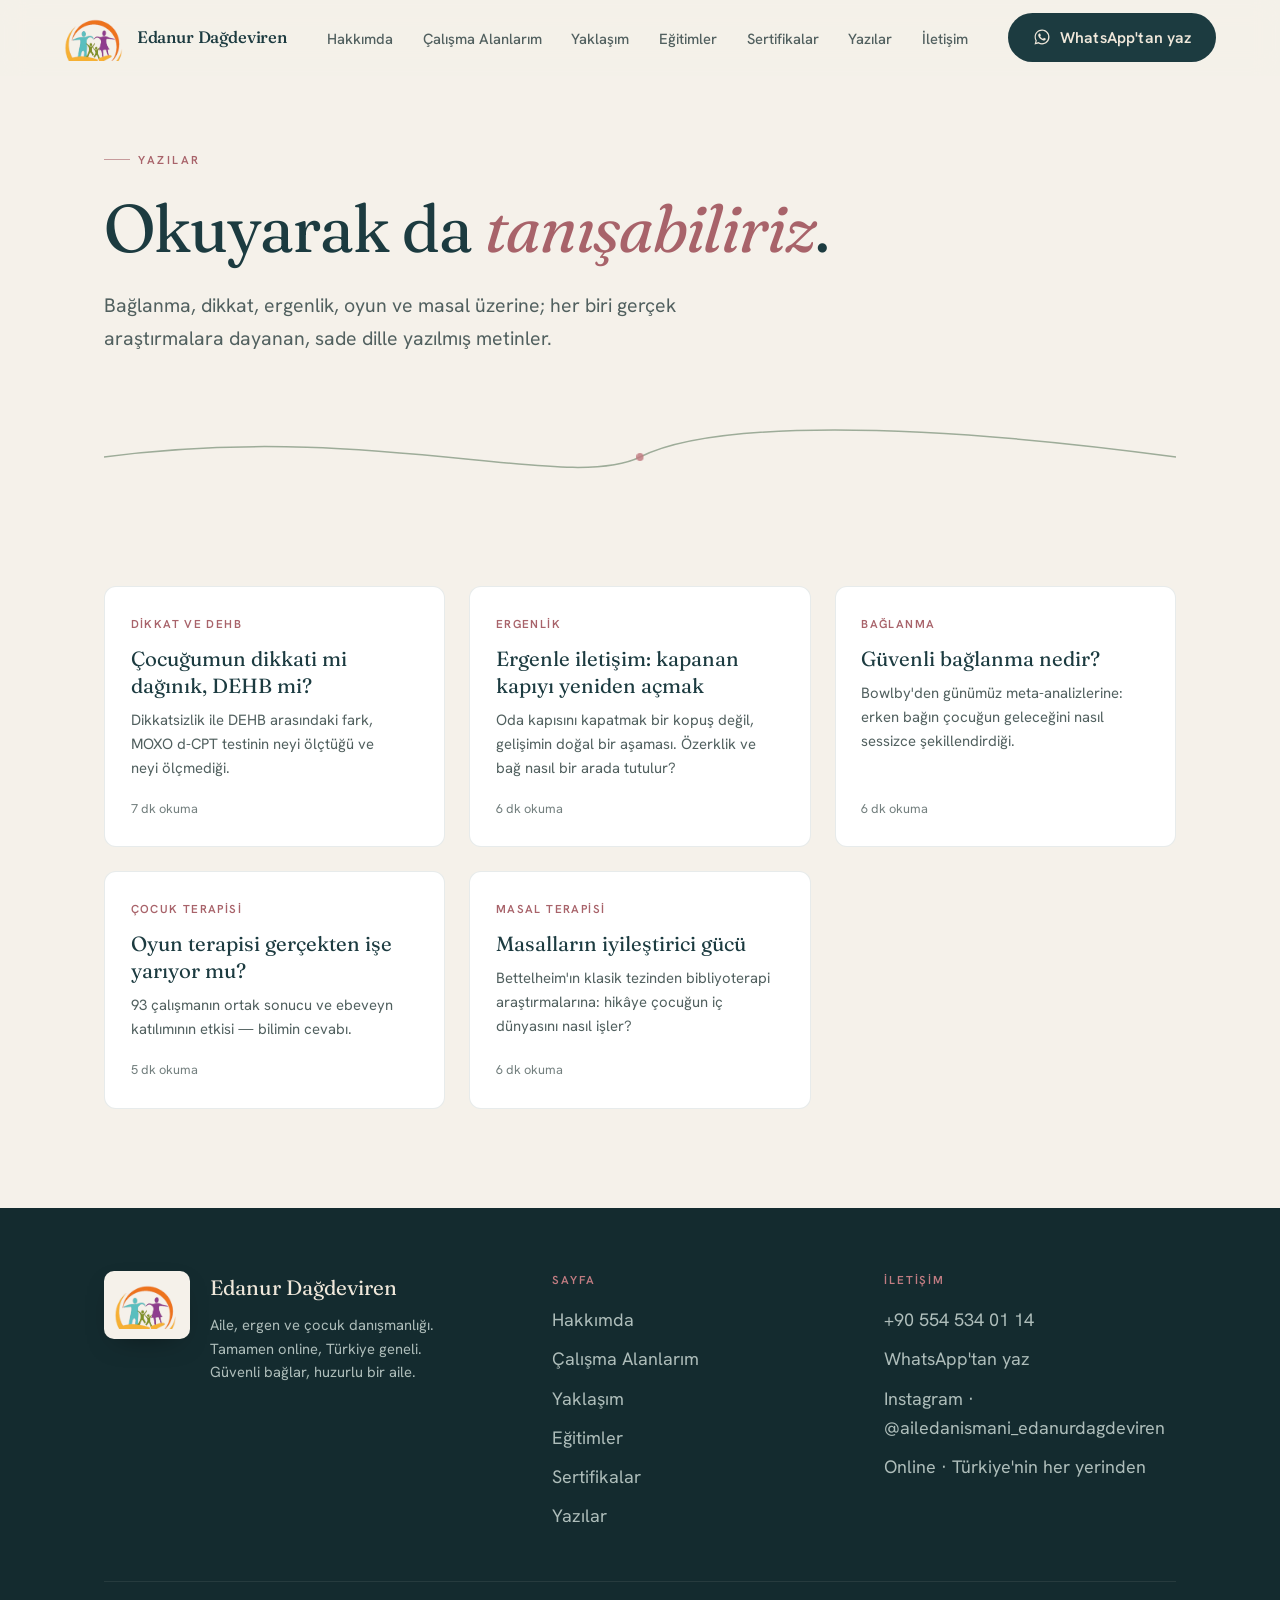
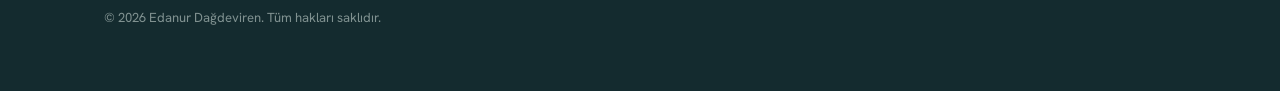
<file: site/yazilar/index.html>
<!DOCTYPE html>
<html lang="tr">
<head>
<meta charset="UTF-8" />
<script>document.documentElement.classList.add("js");</script>
<meta name="viewport" content="width=device-width, initial-scale=1.0" />
<title>Yazılar · Edanur Dağdeviren</title>
<meta name="description" content="Güvenli bağlanma, DEHB ve MOXO testi, ergen iletişimi, oyun terapisi ve masal terapisi üzerine bilimsel kaynaklara dayanan yazılar." />
<link rel="canonical" href="https://edanurdagdeviren.com/yazilar" />
<meta name="theme-color" content="#F5F1EA" />
<link rel="icon" type="image/png" sizes="512x512" href="../assets/icon-512.png" />
<link rel="apple-touch-icon" href="../assets/apple-touch-icon.png" />

<meta property="og:type" content="website" />
<meta property="og:locale" content="tr_TR" />
<meta property="og:site_name" content="Edanur Dağdeviren" />
<meta property="og:title" content="Yazılar · Edanur Dağdeviren" />
<meta property="og:description" content="Güvenli bağlanma, DEHB ve MOXO testi, ergen iletişimi, oyun terapisi ve masal terapisi üzerine bilimsel kaynaklara dayanan yazılar." />
<meta property="og:url" content="https://edanurdagdeviren.com/yazilar" />
<meta property="og:image" content="https://edanurdagdeviren.com/assets/og.jpg" />
<meta name="twitter:card" content="summary_large_image" />

<link rel="preconnect" href="https://fonts.googleapis.com" />
<link rel="preconnect" href="https://fonts.gstatic.com" crossorigin />
<link href="https://fonts.googleapis.com/css2?family=Fraunces:ital,opsz,wght@0,9..144,400;0,9..144,500;1,9..144,400;1,9..144,500&family=Hanken+Grotesk:wght@400;500;600;700&display=swap" rel="stylesheet" />
<link rel="stylesheet" href="../assets/site.css" />

<script type="application/ld+json">
{
  "@context": "https://schema.org",
  "@graph": [
    {
      "@type": "CollectionPage",
      "@id": "https://edanurdagdeviren.com/yazilar#webpage",
      "url": "https://edanurdagdeviren.com/yazilar",
      "name": "Yazılar · Edanur Dağdeviren",
      "inLanguage": "tr",
      "isPartOf": { "@id": "https://edanurdagdeviren.com/#website" },
      "breadcrumb": { "@id": "https://edanurdagdeviren.com/yazilar#breadcrumb" }
    },
    {
      "@type": "BreadcrumbList",
      "@id": "https://edanurdagdeviren.com/yazilar#breadcrumb",
      "itemListElement": [
        { "@type": "ListItem", "position": 1, "name": "Ana Sayfa", "item": "https://edanurdagdeviren.com/" },
        { "@type": "ListItem", "position": 2, "name": "Yazılar", "item": "https://edanurdagdeviren.com/yazilar" }
      ]
    }
  ]
}
</script>
</head>
<body>

<header class="nav">
  <div class="wrap">
    <a class="wordmark" href="/" aria-label="Edanur Dağdeviren ana sayfa">
      <img class="logo-mark" src="../assets/logo-mark.png" alt="" width="163" height="120" />
      <span><b>Edanur Dağdeviren</b></span>
    </a>
    <nav aria-label="Birincil">
      <ul class="nav-links">
        <li><a href="/#hakkimda">Hakkımda</a></li>
        <li><a href="/#calisma">Çalışma Alanlarım</a></li>
        <li><a href="/#yaklasim">Yaklaşım</a></li>
        <li><a href="/#egitimler">Eğitimler</a></li>
        <li><a href="/sertifikalar">Sertifikalar</a></li>
        <li><a href="/yazilar" aria-current="page">Yazılar</a></li>
        <li><a href="/#iletisim">İletişim</a></li>
      </ul>
    </nav>
    <div class="nav-cta">
      <button class="nav-toggle" aria-label="Menüyü aç" aria-expanded="false" aria-controls="mobile-sheet">
        <svg viewBox="0 0 24 24" fill="none" stroke="currentColor" stroke-width="1.8" stroke-linecap="round"><path d="M4 7h16M4 12h16M4 17h16"/></svg>
      </button>
      <a class="btn btn-solid" aria-label="WhatsApp'tan yaz" data-wa href="https://wa.me/905545340114?text=Merhaba%2C%20dan%C4%B1%C5%9Fmanl%C4%B1k%20hakk%C4%B1nda%20bilgi%20almak%20istiyorum.">
        <svg viewBox="0 0 24 24" fill="currentColor" aria-hidden="true"><path d="M12.04 2C6.58 2 2.13 6.45 2.13 11.91c0 1.75.46 3.45 1.32 4.95L2 22l5.25-1.38c1.45.79 3.08 1.21 4.79 1.21h.01c5.46 0 9.91-4.45 9.91-9.91C21.96 6.45 17.5 2 12.04 2Zm0 18.15h-.01c-1.52 0-3.01-.41-4.3-1.18l-.31-.18-3.12.82.83-3.04-.2-.31a8.2 8.2 0 0 1-1.26-4.36c0-4.54 3.7-8.24 8.25-8.24 2.2 0 4.27.86 5.82 2.42a8.18 8.18 0 0 1 2.41 5.83c0 4.54-3.7 8.24-8.25 8.24Zm4.52-6.16c-.25-.12-1.47-.72-1.69-.81-.23-.08-.39-.12-.56.13-.16.25-.64.81-.79.97-.14.17-.29.19-.54.06-.25-.12-1.05-.39-1.99-1.23-.74-.66-1.23-1.47-1.38-1.72-.14-.25-.01-.38.11-.51.11-.11.25-.29.37-.43.13-.14.17-.25.25-.41.08-.17.04-.31-.02-.43-.06-.12-.56-1.34-.76-1.84-.2-.48-.4-.42-.56-.43h-.48c-.17 0-.43.06-.66.31-.23.25-.86.85-.86 2.07 0 1.22.89 2.4 1.01 2.56.12.17 1.75 2.67 4.23 3.74.59.26 1.05.41 1.41.52.59.19 1.13.16 1.56.1.48-.07 1.47-.6 1.68-1.18.21-.58.21-1.07.14-1.18-.06-.1-.22-.16-.47-.28Z"/></svg>
        <span class="label-long">WhatsApp'tan yaz</span><span class="label-mid">WhatsApp</span>
      </a>
    </div>
  </div>
</header>

<div class="mobile-sheet" id="mobile-sheet">
  <ul>
    <li><a href="/#hakkimda">Hakkımda</a></li>
    <li><a href="/#calisma">Çalışma Alanlarım</a></li>
    <li><a href="/#yaklasim">Yaklaşım</a></li>
    <li><a href="/#egitimler">Eğitimler</a></li>
    <li><a href="/sertifikalar">Sertifikalar</a></li>
    <li><a href="/yazilar">Yazılar</a></li>
    <li><a href="/#iletisim">İletişim</a></li>
  </ul>
</div>

<main id="top">

<section class="page-hero">
  <div class="wrap">
    <p class="eyebrow reveal">Yazılar</p>
    <h1 class="display reveal d1" style="max-width: 18ch;">Okuyarak da <span class="accent">tanışabiliriz</span>.</h1>
    <p class="lead reveal d2" style="max-width: 56ch;">Bağlanma, dikkat, ergenlik, oyun ve masal üzerine; her biri gerçek araştırmalara dayanan, sade dille yazılmış metinler.</p>
  </div>
</section>

<div class="wrap"><svg class="divider" viewBox="0 0 1200 96" preserveAspectRatio="none" data-thread aria-hidden="true"><path class="draw" d="M0 48 C 300 12, 520 84, 600 48 S 900 12, 1200 48"/><circle class="node" cx="600" cy="48" r="4" style="--o:.85"/></svg></div>

<section class="pad" style="padding-top: clamp(24px, 4vh, 48px);">
  <div class="wrap">
    <div class="yazi-grid reveal">
      <a class="yazi-card" href="/yazilar/dikkat-eksikligi-ve-moxo-testi">
        <span class="tag">Dikkat ve DEHB</span>
        <h3>Çocuğumun dikkati mi dağınık, DEHB mi?</h3>
        <p>Dikkatsizlik ile DEHB arasındaki fark, MOXO d-CPT testinin neyi ölçtüğü ve neyi ölçmediği.</p>
        <span class="meta">7 dk okuma</span>
      </a>
      <a class="yazi-card" href="/yazilar/ergenle-iletisim">
        <span class="tag">Ergenlik</span>
        <h3>Ergenle iletişim: kapanan kapıyı yeniden açmak</h3>
        <p>Oda kapısını kapatmak bir kopuş değil, gelişimin doğal bir aşaması. Özerklik ve bağ nasıl bir arada tutulur?</p>
        <span class="meta">6 dk okuma</span>
      </a>
      <a class="yazi-card" href="/yazilar/guvenli-baglanma-nedir">
        <span class="tag">Bağlanma</span>
        <h3>Güvenli bağlanma nedir?</h3>
        <p>Bowlby'den günümüz meta-analizlerine: erken bağın çocuğun geleceğini nasıl sessizce şekillendirdiği.</p>
        <span class="meta">6 dk okuma</span>
      </a>
      <a class="yazi-card" href="/yazilar/oyun-terapisi-etkili-mi">
        <span class="tag">Çocuk Terapisi</span>
        <h3>Oyun terapisi gerçekten işe yarıyor mu?</h3>
        <p>93 çalışmanın ortak sonucu ve ebeveyn katılımının etkisi — bilimin cevabı.</p>
        <span class="meta">5 dk okuma</span>
      </a>
      <a class="yazi-card" href="/yazilar/masallarin-iyilestirici-gucu">
        <span class="tag">Masal Terapisi</span>
        <h3>Masalların iyileştirici gücü</h3>
        <p>Bettelheim'ın klasik tezinden bibliyoterapi araştırmalarına: hikâye çocuğun iç dünyasını nasıl işler?</p>
        <span class="meta">6 dk okuma</span>
      </a>
    </div>
  </div>
</section>

</main>

<footer class="footer">
  <div class="wrap">
    <div class="footer-brand">
      <img class="footer-mark" src="../assets/logo-mark.png" alt="Edanur Dağdeviren logosu" width="163" height="120" />
      <div>
        <p class="brand">Edanur Dağdeviren</p>
        <p>Aile, ergen ve çocuk danışmanlığı.<br />Tamamen online, Türkiye geneli.<br />Güvenli bağlar, huzurlu bir aile.</p>
      </div>
    </div>
    <div>
      <p class="footer-h">Sayfa</p>
      <ul>
        <li><a href="/#hakkimda">Hakkımda</a></li>
        <li><a href="/#calisma">Çalışma Alanlarım</a></li>
        <li><a href="/#yaklasim">Yaklaşım</a></li>
        <li><a href="/#egitimler">Eğitimler</a></li>
        <li><a href="/sertifikalar">Sertifikalar</a></li>
        <li><a href="/yazilar">Yazılar</a></li>
      </ul>
    </div>
    <div>
      <p class="footer-h">İletişim</p>
      <ul>
        <li><a href="tel:+905545340114">+90 554 534 01 14</a></li>
        <li><a data-wa href="https://wa.me/905545340114?text=Merhaba%2C%20dan%C4%B1%C5%9Fmanl%C4%B1k%20hakk%C4%B1nda%20bilgi%20almak%20istiyorum.">WhatsApp'tan yaz</a></li>
        <li><a data-ig href="https://www.instagram.com/ailedanismani_edanurdagdeviren/">Instagram · @ailedanismani_edanurdagdeviren</a></li>
        <li><span>Online · Türkiye'nin her yerinden</span></li>
      </ul>
    </div>
    <p class="legal">© <span id="yr"></span> Edanur Dağdeviren. Tüm hakları saklıdır.</p>
  </div>
</footer>

<script>document.getElementById("yr").textContent = new Date().getFullYear();</script>
<script src="../assets/site.js"></script>
</body>
</html>
</file>
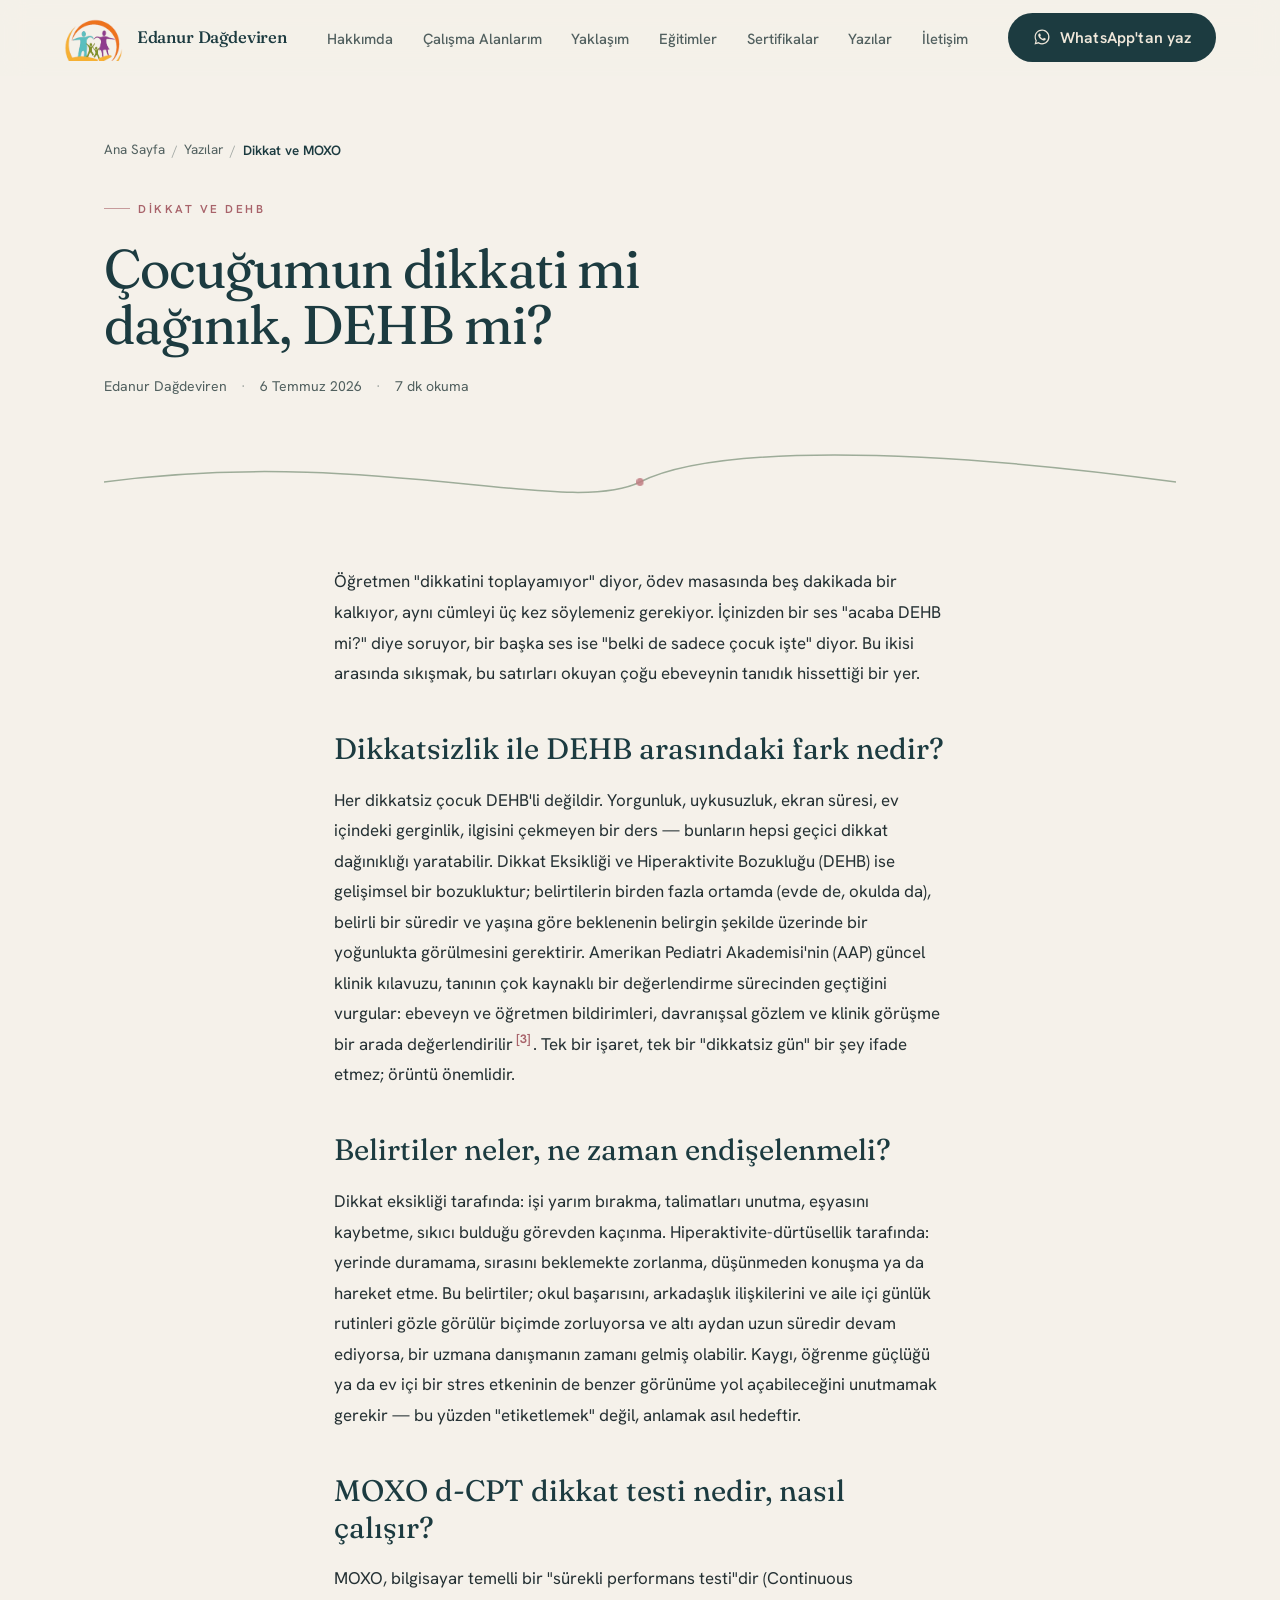
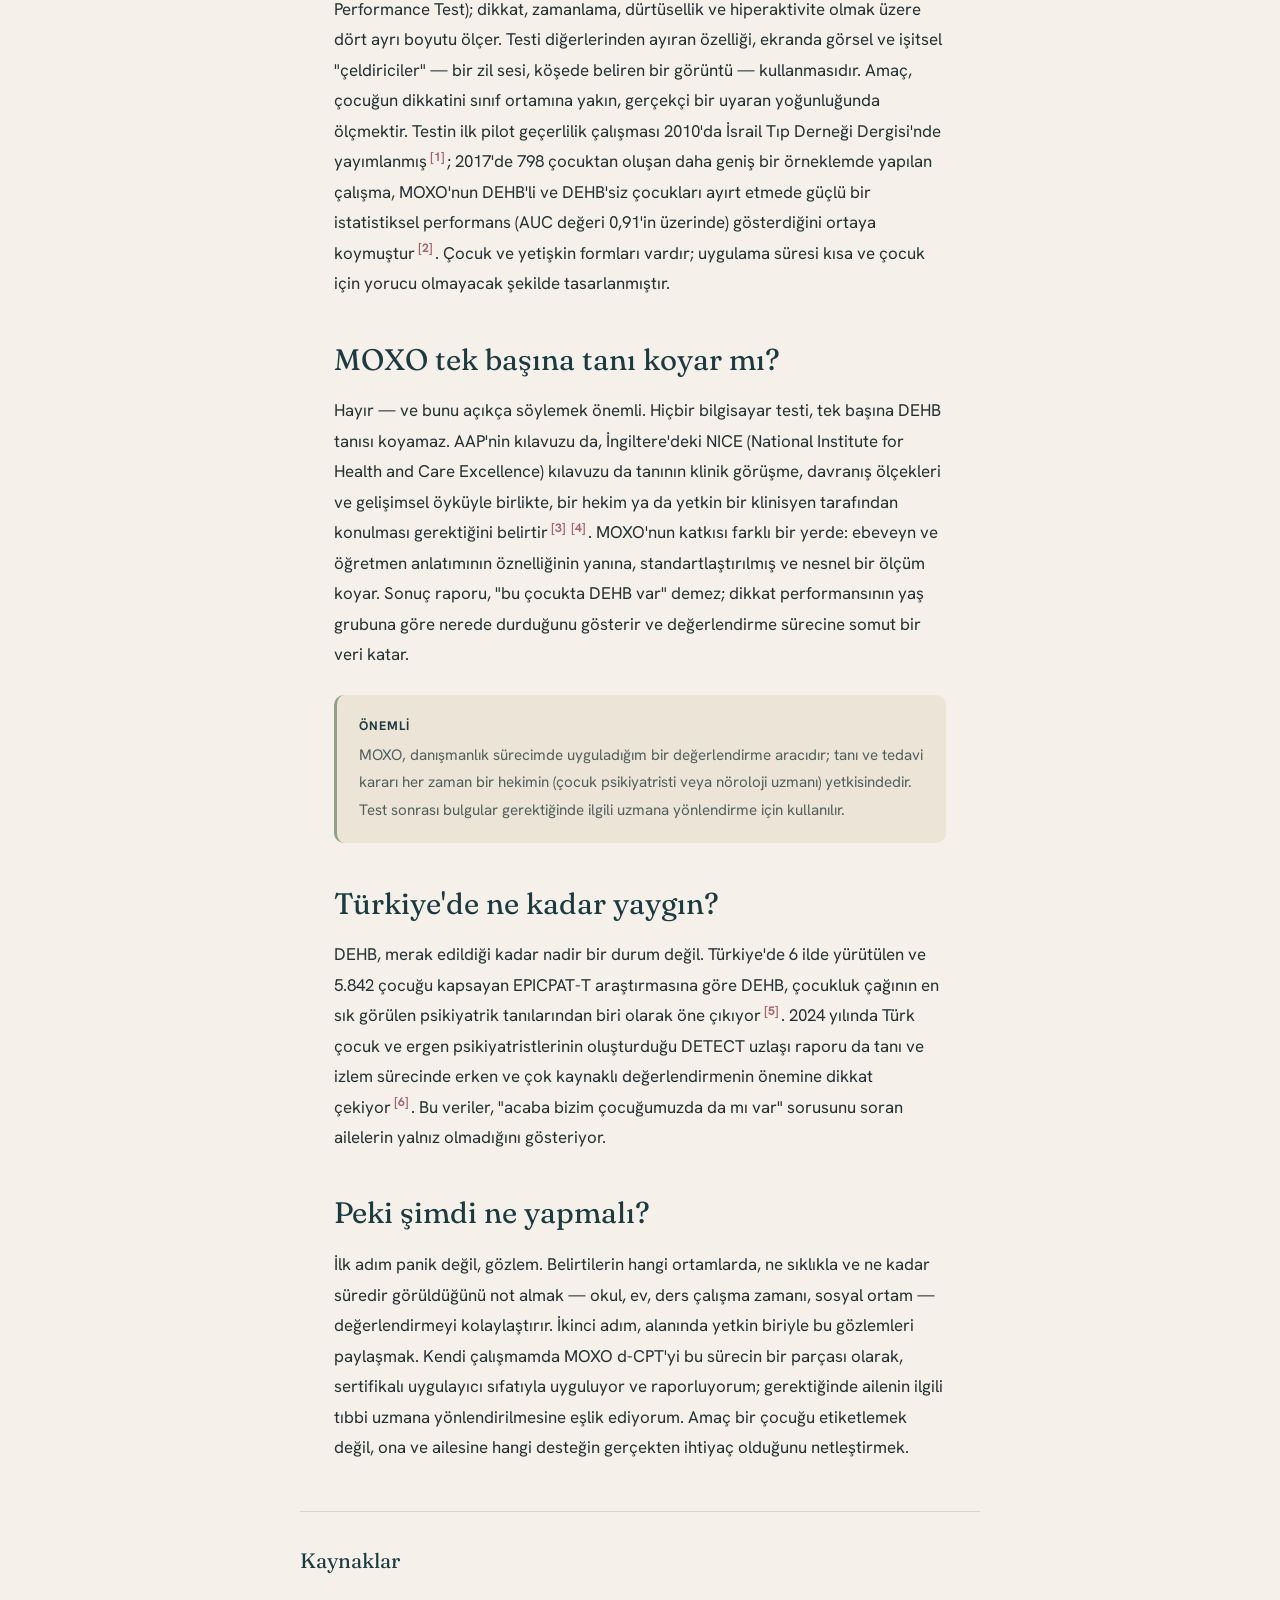
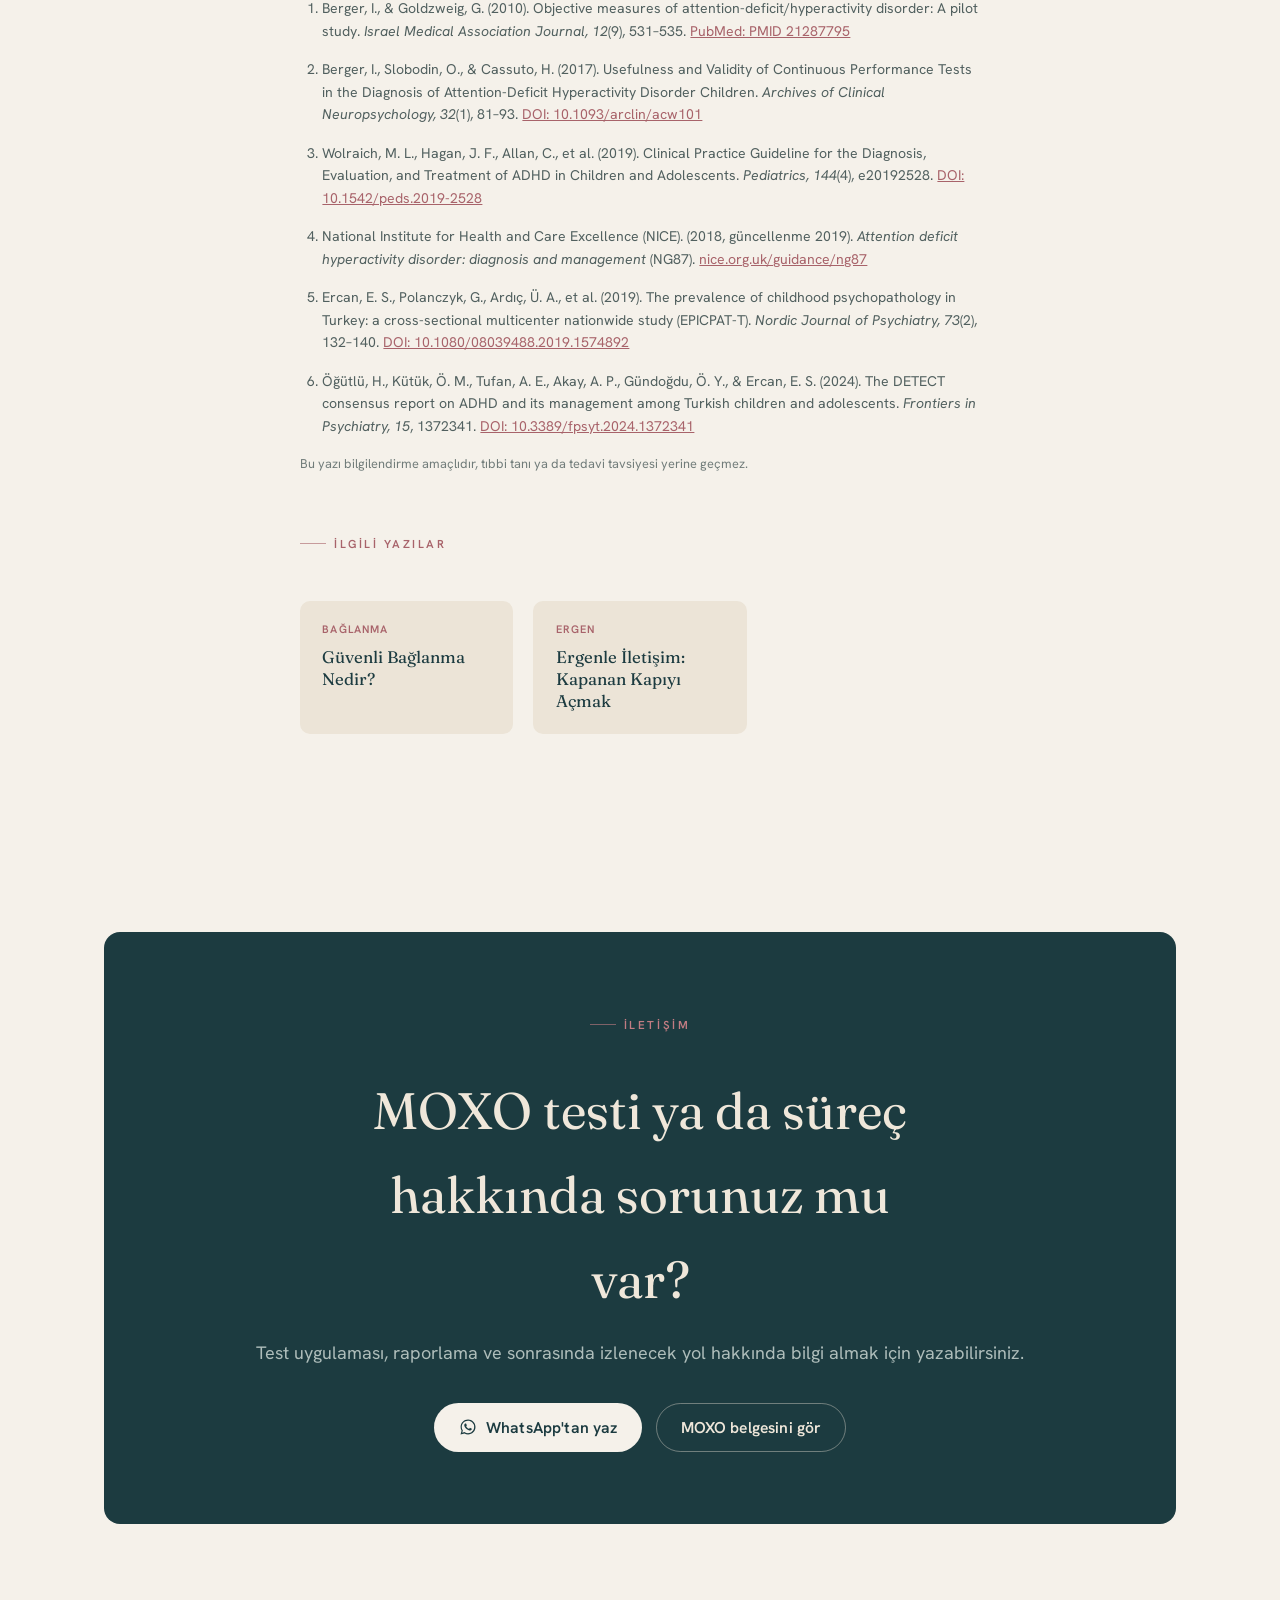
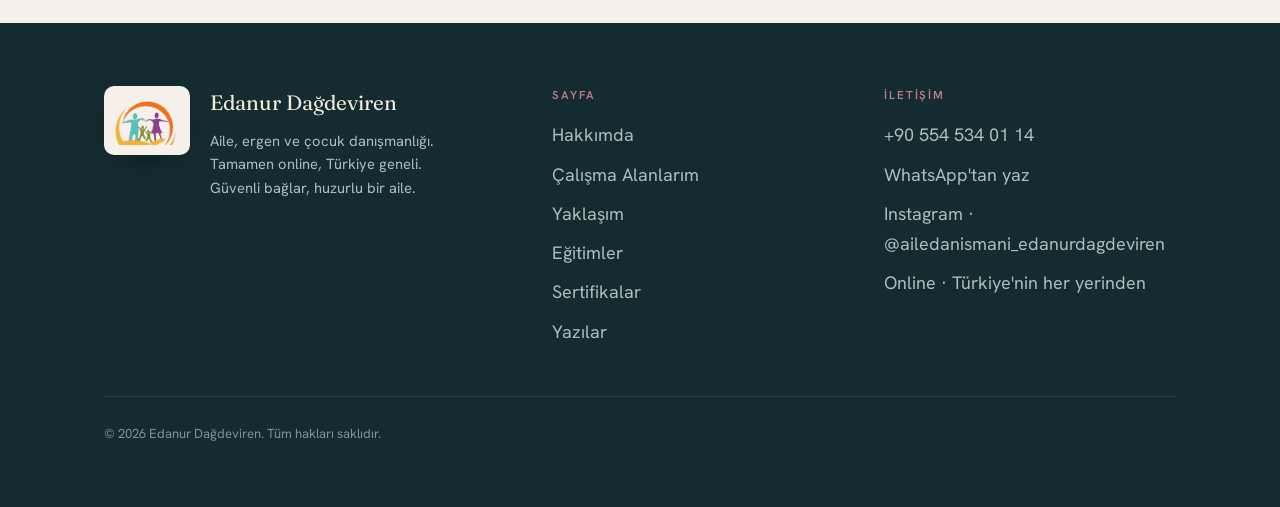
<file: site/yazilar/dikkat-eksikligi-ve-moxo-testi/index.html>
<!DOCTYPE html>
<html lang="tr">
<head>
<meta charset="UTF-8" />
<script>document.documentElement.classList.add("js");</script>
<meta name="viewport" content="width=device-width, initial-scale=1.0" />
<title>Çocuğumun Dikkati mi Dağınık, DEHB mi? MOXO Testi | Edanur Dağdeviren</title>
<meta name="description" content="Dikkatsizlik ile DEHB arasındaki fark, MOXO d-CPT dikkat testinin neyi ölçtüğü ve neyi ölçmediği — bilimsel kaynaklarla, sade bir dille." />
<link rel="canonical" href="https://edanurdagdeviren.com/yazilar/dikkat-eksikligi-ve-moxo-testi" />
<meta name="theme-color" content="#F5F1EA" />
<link rel="icon" type="image/png" sizes="512x512" href="../../assets/icon-512.png" />
<link rel="apple-touch-icon" href="../../assets/apple-touch-icon.png" />

<meta property="og:type" content="article" />
<meta property="og:locale" content="tr_TR" />
<meta property="og:site_name" content="Edanur Dağdeviren" />
<meta property="og:title" content="Çocuğumun Dikkati mi Dağınık, DEHB mi? MOXO Testi" />
<meta property="og:description" content="Dikkatsizlik ile DEHB arasındaki fark, MOXO d-CPT dikkat testinin neyi ölçtüğü ve neyi ölçmediği — bilimsel kaynaklarla, sade bir dille." />
<meta property="og:url" content="https://edanurdagdeviren.com/yazilar/dikkat-eksikligi-ve-moxo-testi" />
<meta property="og:image" content="https://edanurdagdeviren.com/assets/og.jpg" />
<meta name="twitter:card" content="summary_large_image" />

<link rel="preconnect" href="https://fonts.googleapis.com" />
<link rel="preconnect" href="https://fonts.gstatic.com" crossorigin />
<link href="https://fonts.googleapis.com/css2?family=Fraunces:ital,opsz,wght@0,9..144,400;0,9..144,500;1,9..144,400;1,9..144,500&family=Hanken+Grotesk:wght@400;500;600;700&display=swap" rel="stylesheet" />
<link rel="stylesheet" href="../../assets/site.css" />

<script type="application/ld+json">
{
  "@context": "https://schema.org",
  "@graph": [
    {
      "@type": "Article",
      "@id": "https://edanurdagdeviren.com/yazilar/dikkat-eksikligi-ve-moxo-testi#article",
      "headline": "Çocuğumun Dikkati mi Dağınık, DEHB mi? Belirtiler ve MOXO Dikkat Testi",
      "description": "Dikkatsizlik ile DEHB arasındaki fark, MOXO d-CPT dikkat testinin neyi ölçtüğü ve neyi ölçmediği.",
      "inLanguage": "tr",
      "datePublished": "2026-07-06",
      "dateModified": "2026-07-06",
      "author": { "@id": "https://edanurdagdeviren.com/#edanur" },
      "publisher": { "@id": "https://edanurdagdeviren.com/#edanur" },
      "image": "https://edanurdagdeviren.com/assets/og.jpg",
      "mainEntityOfPage": "https://edanurdagdeviren.com/yazilar/dikkat-eksikligi-ve-moxo-testi",
      "articleSection": "Dikkat ve DEHB"
    },
    {
      "@type": "BreadcrumbList",
      "itemListElement": [
        { "@type": "ListItem", "position": 1, "name": "Ana Sayfa", "item": "https://edanurdagdeviren.com/" },
        { "@type": "ListItem", "position": 2, "name": "Yazılar", "item": "https://edanurdagdeviren.com/yazilar" },
        { "@type": "ListItem", "position": 3, "name": "Çocuğumun Dikkati mi Dağınık, DEHB mi?", "item": "https://edanurdagdeviren.com/yazilar/dikkat-eksikligi-ve-moxo-testi" }
      ]
    }
  ]
}
</script>
</head>
<body>

<header class="nav">
  <div class="wrap">
    <a class="wordmark" href="/" aria-label="Edanur Dağdeviren ana sayfa">
      <img class="logo-mark" src="../../assets/logo-mark.png" alt="" width="163" height="120" />
      <span><b>Edanur Dağdeviren</b></span>
    </a>
    <nav aria-label="Birincil">
      <ul class="nav-links">
        <li><a href="/#hakkimda">Hakkımda</a></li>
        <li><a href="/#calisma">Çalışma Alanlarım</a></li>
        <li><a href="/#yaklasim">Yaklaşım</a></li>
        <li><a href="/#egitimler">Eğitimler</a></li>
        <li><a href="/sertifikalar">Sertifikalar</a></li>
        <li><a href="/yazilar" aria-current="page">Yazılar</a></li>
        <li><a href="/#iletisim">İletişim</a></li>
      </ul>
    </nav>
    <div class="nav-cta">
      <button class="nav-toggle" aria-label="Menüyü aç" aria-expanded="false" aria-controls="mobile-sheet">
        <svg viewBox="0 0 24 24" fill="none" stroke="currentColor" stroke-width="1.8" stroke-linecap="round"><path d="M4 7h16M4 12h16M4 17h16"/></svg>
      </button>
      <a class="btn btn-solid" aria-label="WhatsApp'tan yaz" data-wa href="https://wa.me/905545340114?text=Merhaba%2C%20dan%C4%B1%C5%9Fmanl%C4%B1k%20hakk%C4%B1nda%20bilgi%20almak%20istiyorum.">
        <svg viewBox="0 0 24 24" fill="currentColor" aria-hidden="true"><path d="M12.04 2C6.58 2 2.13 6.45 2.13 11.91c0 1.75.46 3.45 1.32 4.95L2 22l5.25-1.38c1.45.79 3.08 1.21 4.79 1.21h.01c5.46 0 9.91-4.45 9.91-9.91C21.96 6.45 17.5 2 12.04 2Zm0 18.15h-.01c-1.52 0-3.01-.41-4.3-1.18l-.31-.18-3.12.82.83-3.04-.2-.31a8.2 8.2 0 0 1-1.26-4.36c0-4.54 3.7-8.24 8.25-8.24 2.2 0 4.27.86 5.82 2.42a8.18 8.18 0 0 1 2.41 5.83c0 4.54-3.7 8.24-8.25 8.24Zm4.52-6.16c-.25-.12-1.47-.72-1.69-.81-.23-.08-.39-.12-.56.13-.16.25-.64.81-.79.97-.14.17-.29.19-.54.06-.25-.12-1.05-.39-1.99-1.23-.74-.66-1.23-1.47-1.38-1.72-.14-.25-.01-.38.11-.51.11-.11.25-.29.37-.43.13-.14.17-.25.25-.41.08-.17.04-.31-.02-.43-.06-.12-.56-1.34-.76-1.84-.2-.48-.4-.42-.56-.43h-.48c-.17 0-.43.06-.66.31-.23.25-.86.85-.86 2.07 0 1.22.89 2.4 1.01 2.56.12.17 1.75 2.67 4.23 3.74.59.26 1.05.41 1.41.52.59.19 1.13.16 1.56.1.48-.07 1.47-.6 1.68-1.18.21-.58.21-1.07.14-1.18-.06-.1-.22-.16-.47-.28Z"/></svg>
        <span class="label-long">WhatsApp'tan yaz</span><span class="label-mid">WhatsApp</span>
      </a>
    </div>
  </div>
</header>

<div class="mobile-sheet" id="mobile-sheet">
  <ul>
    <li><a href="/#hakkimda">Hakkımda</a></li>
    <li><a href="/#calisma">Çalışma Alanlarım</a></li>
    <li><a href="/#yaklasim">Yaklaşım</a></li>
    <li><a href="/#egitimler">Eğitimler</a></li>
    <li><a href="/sertifikalar">Sertifikalar</a></li>
    <li><a href="/yazilar">Yazılar</a></li>
    <li><a href="/#iletisim">İletişim</a></li>
  </ul>
</div>

<main id="top">

<section class="page-hero">
  <div class="wrap">
    <ul class="breadcrumb">
      <li><a href="/">Ana Sayfa</a></li>
      <li><a href="/yazilar">Yazılar</a></li>
      <li aria-current="page">Dikkat ve MOXO</li>
    </ul>
    <p class="eyebrow reveal">Dikkat ve DEHB</p>
    <h1 class="display reveal d1" style="font-size: clamp(2.1rem, 4.6vw, 3.4rem); max-width: 20ch;">Çocuğumun dikkati mi dağınık, DEHB mi?</h1>
    <div class="article-meta reveal d2">
      <span>Edanur Dağdeviren</span><span class="sep">·</span><span>6 Temmuz 2026</span><span class="sep">·</span><span>7 dk okuma</span>
    </div>
  </div>
</section>

<div class="wrap"><svg class="divider" viewBox="0 0 1200 96" preserveAspectRatio="none" data-thread aria-hidden="true"><path class="draw" d="M0 48 C 300 12, 520 84, 600 48 S 900 12, 1200 48"/><circle class="node" cx="600" cy="48" r="4" style="--o:.85"/></svg></div>

<section class="pad" style="padding-top: clamp(24px, 4vh, 48px);">
  <div class="wrap">
    <div class="article-body reveal">

      <p>Öğretmen "dikkatini toplayamıyor" diyor, ödev masasında beş dakikada bir kalkıyor, aynı cümleyi üç kez söylemeniz gerekiyor. İçinizden bir ses "acaba DEHB mi?" diye soruyor, bir başka ses ise "belki de sadece çocuk işte" diyor. Bu ikisi arasında sıkışmak, bu satırları okuyan çoğu ebeveynin tanıdık hissettiği bir yer.</p>

      <h2>Dikkatsizlik ile DEHB arasındaki fark nedir?</h2>
      <p>Her dikkatsiz çocuk DEHB'li değildir. Yorgunluk, uykusuzluk, ekran süresi, ev içindeki gerginlik, ilgisini çekmeyen bir ders — bunların hepsi geçici dikkat dağınıklığı yaratabilir. Dikkat Eksikliği ve Hiperaktivite Bozukluğu (DEHB) ise gelişimsel bir bozukluktur; belirtilerin birden fazla ortamda (evde de, okulda da), belirli bir süredir ve yaşına göre beklenenin belirgin şekilde üzerinde bir yoğunlukta görülmesini gerektirir. Amerikan Pediatri Akademisi'nin (AAP) güncel klinik kılavuzu, tanının çok kaynaklı bir değerlendirme sürecinden geçtiğini vurgular: ebeveyn ve öğretmen bildirimleri, davranışsal gözlem ve klinik görüşme bir arada değerlendirilir<sup class="cite"><a href="#src3">[3]</a></sup>. Tek bir işaret, tek bir "dikkatsiz gün" bir şey ifade etmez; örüntü önemlidir.</p>

      <h2>Belirtiler neler, ne zaman endişelenmeli?</h2>
      <p>Dikkat eksikliği tarafında: işi yarım bırakma, talimatları unutma, eşyasını kaybetme, sıkıcı bulduğu görevden kaçınma. Hiperaktivite-dürtüsellik tarafında: yerinde duramama, sırasını beklemekte zorlanma, düşünmeden konuşma ya da hareket etme. Bu belirtiler; okul başarısını, arkadaşlık ilişkilerini ve aile içi günlük rutinleri gözle görülür biçimde zorluyorsa ve altı aydan uzun süredir devam ediyorsa, bir uzmana danışmanın zamanı gelmiş olabilir. Kaygı, öğrenme güçlüğü ya da ev içi bir stres etkeninin de benzer görünüme yol açabileceğini unutmamak gerekir — bu yüzden "etiketlemek" değil, anlamak asıl hedeftir.</p>

      <h2>MOXO d-CPT dikkat testi nedir, nasıl çalışır?</h2>
      <p>MOXO, bilgisayar temelli bir "sürekli performans testi"dir (Continuous Performance Test); dikkat, zamanlama, dürtüsellik ve hiperaktivite olmak üzere dört ayrı boyutu ölçer. Testi diğerlerinden ayıran özelliği, ekranda görsel ve işitsel "çeldiriciler" — bir zil sesi, köşede beliren bir görüntü — kullanmasıdır. Amaç, çocuğun dikkatini sınıf ortamına yakın, gerçekçi bir uyaran yoğunluğunda ölçmektir. Testin ilk pilot geçerlilik çalışması 2010'da İsrail Tıp Derneği Dergisi'nde yayımlanmış<sup class="cite"><a href="#src1">[1]</a></sup>; 2017'de 798 çocuktan oluşan daha geniş bir örneklemde yapılan çalışma, MOXO'nun DEHB'li ve DEHB'siz çocukları ayırt etmede güçlü bir istatistiksel performans (AUC değeri 0,91'in üzerinde) gösterdiğini ortaya koymuştur<sup class="cite"><a href="#src2">[2]</a></sup>. Çocuk ve yetişkin formları vardır; uygulama süresi kısa ve çocuk için yorucu olmayacak şekilde tasarlanmıştır.</p>

      <h2>MOXO tek başına tanı koyar mı?</h2>
      <p>Hayır — ve bunu açıkça söylemek önemli. Hiçbir bilgisayar testi, tek başına DEHB tanısı koyamaz. AAP'nin kılavuzu da, İngiltere'deki NICE (National Institute for Health and Care Excellence) kılavuzu da tanının klinik görüşme, davranış ölçekleri ve gelişimsel öyküyle birlikte, bir hekim ya da yetkin bir klinisyen tarafından konulması gerektiğini belirtir<sup class="cite"><a href="#src3">[3]</a></sup><sup class="cite"><a href="#src4">[4]</a></sup>. MOXO'nun katkısı farklı bir yerde: ebeveyn ve öğretmen anlatımının öznelliğinin yanına, standartlaştırılmış ve nesnel bir ölçüm koyar. Sonuç raporu, "bu çocukta DEHB var" demez; dikkat performansının yaş grubuna göre nerede durduğunu gösterir ve değerlendirme sürecine somut bir veri katar.</p>

      <div class="note"><strong>Önemli</strong> MOXO, danışmanlık sürecimde uyguladığım bir değerlendirme aracıdır; tanı ve tedavi kararı her zaman bir hekimin (çocuk psikiyatristi veya nöroloji uzmanı) yetkisindedir. Test sonrası bulgular gerektiğinde ilgili uzmana yönlendirme için kullanılır.</div>

      <h2>Türkiye'de ne kadar yaygın?</h2>
      <p>DEHB, merak edildiği kadar nadir bir durum değil. Türkiye'de 6 ilde yürütülen ve 5.842 çocuğu kapsayan EPICPAT-T araştırmasına göre DEHB, çocukluk çağının en sık görülen psikiyatrik tanılarından biri olarak öne çıkıyor<sup class="cite"><a href="#src5">[5]</a></sup>. 2024 yılında Türk çocuk ve ergen psikiyatristlerinin oluşturduğu DETECT uzlaşı raporu da tanı ve izlem sürecinde erken ve çok kaynaklı değerlendirmenin önemine dikkat çekiyor<sup class="cite"><a href="#src6">[6]</a></sup>. Bu veriler, "acaba bizim çocuğumuzda da mı var" sorusunu soran ailelerin yalnız olmadığını gösteriyor.</p>

      <h2>Peki şimdi ne yapmalı?</h2>
      <p>İlk adım panik değil, gözlem. Belirtilerin hangi ortamlarda, ne sıklıkla ve ne kadar süredir görüldüğünü not almak — okul, ev, ders çalışma zamanı, sosyal ortam — değerlendirmeyi kolaylaştırır. İkinci adım, alanında yetkin biriyle bu gözlemleri paylaşmak. Kendi çalışmamda MOXO d-CPT'yi bu sürecin bir parçası olarak, sertifikalı uygulayıcı sıfatıyla uyguluyor ve raporluyorum; gerektiğinde ailenin ilgili tıbbi uzmana yönlendirilmesine eşlik ediyorum. Amaç bir çocuğu etiketlemek değil, ona ve ailesine hangi desteğin gerçekten ihtiyaç olduğunu netleştirmek.</p>

    </div>

    <div class="sources">
      <h2>Kaynaklar</h2>
      <ol>
        <li id="src1">Berger, I., &amp; Goldzweig, G. (2010). Objective measures of attention-deficit/hyperactivity disorder: A pilot study. <em>Israel Medical Association Journal, 12</em>(9), 531–535. <a href="https://pubmed.ncbi.nlm.nih.gov/21287795/" target="_blank" rel="noopener">PubMed: PMID 21287795</a></li>
        <li id="src2">Berger, I., Slobodin, O., &amp; Cassuto, H. (2017). Usefulness and Validity of Continuous Performance Tests in the Diagnosis of Attention-Deficit Hyperactivity Disorder Children. <em>Archives of Clinical Neuropsychology, 32</em>(1), 81–93. <a href="https://pubmed.ncbi.nlm.nih.gov/28122767/" target="_blank" rel="noopener">DOI: 10.1093/arclin/acw101</a></li>
        <li id="src3">Wolraich, M. L., Hagan, J. F., Allan, C., et al. (2019). Clinical Practice Guideline for the Diagnosis, Evaluation, and Treatment of ADHD in Children and Adolescents. <em>Pediatrics, 144</em>(4), e20192528. <a href="https://publications.aap.org/pediatrics/article/144/4/e20192528/81590/" target="_blank" rel="noopener">DOI: 10.1542/peds.2019-2528</a></li>
        <li id="src4">National Institute for Health and Care Excellence (NICE). (2018, güncellenme 2019). <em>Attention deficit hyperactivity disorder: diagnosis and management</em> (NG87). <a href="https://www.nice.org.uk/guidance/ng87" target="_blank" rel="noopener">nice.org.uk/guidance/ng87</a></li>
        <li id="src5">Ercan, E. S., Polanczyk, G., Ardıç, Ü. A., et al. (2019). The prevalence of childhood psychopathology in Turkey: a cross-sectional multicenter nationwide study (EPICPAT-T). <em>Nordic Journal of Psychiatry, 73</em>(2), 132–140. <a href="https://www.tandfonline.com/doi/abs/10.1080/08039488.2019.1574892" target="_blank" rel="noopener">DOI: 10.1080/08039488.2019.1574892</a></li>
        <li id="src6">Öğütlü, H., Kütük, Ö. M., Tufan, A. E., Akay, A. P., Gündoğdu, Ö. Y., &amp; Ercan, E. S. (2024). The DETECT consensus report on ADHD and its management among Turkish children and adolescents. <em>Frontiers in Psychiatry, 15</em>, 1372341. <a href="https://www.frontiersin.org/journals/psychiatry/articles/10.3389/fpsyt.2024.1372341/full" target="_blank" rel="noopener">DOI: 10.3389/fpsyt.2024.1372341</a></li>
      </ol>
      <p class="src-note">Bu yazı bilgilendirme amaçlıdır, tıbbi tanı ya da tedavi tavsiyesi yerine geçmez.</p>
    </div>

    <div class="wrap" style="padding: 0; max-width: 68ch; margin: 3rem auto 0;">
      <p class="eyebrow reveal" style="margin-bottom: .8rem;">İlgili Yazılar</p>
      <div class="related-grid reveal">
        <a href="/yazilar/guvenli-baglanma-nedir"><span class="tag">Bağlanma</span><strong>Güvenli Bağlanma Nedir?</strong></a>
        <a href="/yazilar/ergenle-iletisim"><span class="tag">Ergen</span><strong>Ergenle İletişim: Kapanan Kapıyı Açmak</strong></a>
      </div>
    </div>

  </div>
</section>

<section class="pad">
  <div class="wrap">
    <div class="cta-box reveal">
      <p class="eyebrow on-dark" style="justify-content:center;">İletişim</p>
      <h2>MOXO testi ya da süreç hakkında sorunuz mu var?</h2>
      <p>Test uygulaması, raporlama ve sonrasında izlenecek yol hakkında bilgi almak için yazabilirsiniz.</p>
      <div class="ctas">
        <a class="btn btn-light" data-wa href="https://wa.me/905545340114?text=Merhaba%2C%20dan%C4%B1%C5%9Fmanl%C4%B1k%20hakk%C4%B1nda%20bilgi%20almak%20istiyorum.">
          <svg viewBox="0 0 24 24" fill="currentColor" aria-hidden="true"><path d="M12.04 2C6.58 2 2.13 6.45 2.13 11.91c0 1.75.46 3.45 1.32 4.95L2 22l5.25-1.38c1.45.79 3.08 1.21 4.79 1.21h.01c5.46 0 9.91-4.45 9.91-9.91C21.96 6.45 17.5 2 12.04 2Zm0 18.15h-.01c-1.52 0-3.01-.41-4.3-1.18l-.31-.18-3.12.82.83-3.04-.2-.31a8.2 8.2 0 0 1-1.26-4.36c0-4.54 3.7-8.24 8.25-8.24 2.2 0 4.27.86 5.82 2.42a8.18 8.18 0 0 1 2.41 5.83c0 4.54-3.7 8.24-8.25 8.24Zm4.52-6.16c-.25-.12-1.47-.72-1.69-.81-.23-.08-.39-.12-.56.13-.16.25-.64.81-.79.97-.14.17-.29.19-.54.06-.25-.12-1.05-.39-1.99-1.23-.74-.66-1.23-1.47-1.38-1.72-.14-.25-.01-.38.11-.51.11-.11.25-.29.37-.43.13-.14.17-.25.25-.41.08-.17.04-.31-.02-.43-.06-.12-.56-1.34-.76-1.84-.2-.48-.4-.42-.56-.43h-.48c-.17 0-.43.06-.66.31-.23.25-.86.85-.86 2.07 0 1.22.89 2.4 1.01 2.56.12.17 1.75 2.67 4.23 3.74.59.26 1.05.41 1.41.52.59.19 1.13.16 1.56.1.48-.07 1.47-.6 1.68-1.18.21-.58.21-1.07.14-1.18-.06-.1-.22-.16-.47-.28Z"/></svg>
          WhatsApp'tan yaz
        </a>
        <a class="btn btn-ghost-light" href="/sertifikalar">MOXO belgesini gör</a>
      </div>
    </div>
  </div>
</section>

</main>

<footer class="footer">
  <div class="wrap">
    <div class="footer-brand">
      <img class="footer-mark" src="../../assets/logo-mark.png" alt="Edanur Dağdeviren logosu" width="163" height="120" />
      <div>
        <p class="brand">Edanur Dağdeviren</p>
        <p>Aile, ergen ve çocuk danışmanlığı.<br />Tamamen online, Türkiye geneli.<br />Güvenli bağlar, huzurlu bir aile.</p>
      </div>
    </div>
    <div>
      <p class="footer-h">Sayfa</p>
      <ul>
        <li><a href="/#hakkimda">Hakkımda</a></li>
        <li><a href="/#calisma">Çalışma Alanlarım</a></li>
        <li><a href="/#yaklasim">Yaklaşım</a></li>
        <li><a href="/#egitimler">Eğitimler</a></li>
        <li><a href="/sertifikalar">Sertifikalar</a></li>
        <li><a href="/yazilar">Yazılar</a></li>
      </ul>
    </div>
    <div>
      <p class="footer-h">İletişim</p>
      <ul>
        <li><a href="tel:+905545340114">+90 554 534 01 14</a></li>
        <li><a data-wa href="https://wa.me/905545340114?text=Merhaba%2C%20dan%C4%B1%C5%9Fmanl%C4%B1k%20hakk%C4%B1nda%20bilgi%20almak%20istiyorum.">WhatsApp'tan yaz</a></li>
        <li><a data-ig href="https://www.instagram.com/ailedanismani_edanurdagdeviren/">Instagram · @ailedanismani_edanurdagdeviren</a></li>
        <li><span>Online · Türkiye'nin her yerinden</span></li>
      </ul>
    </div>
    <p class="legal">© <span id="yr"></span> Edanur Dağdeviren. Tüm hakları saklıdır.</p>
  </div>
</footer>

<script>document.getElementById("yr").textContent = new Date().getFullYear();</script>
<script src="../../assets/site.js"></script>
</body>
</html>
</file>
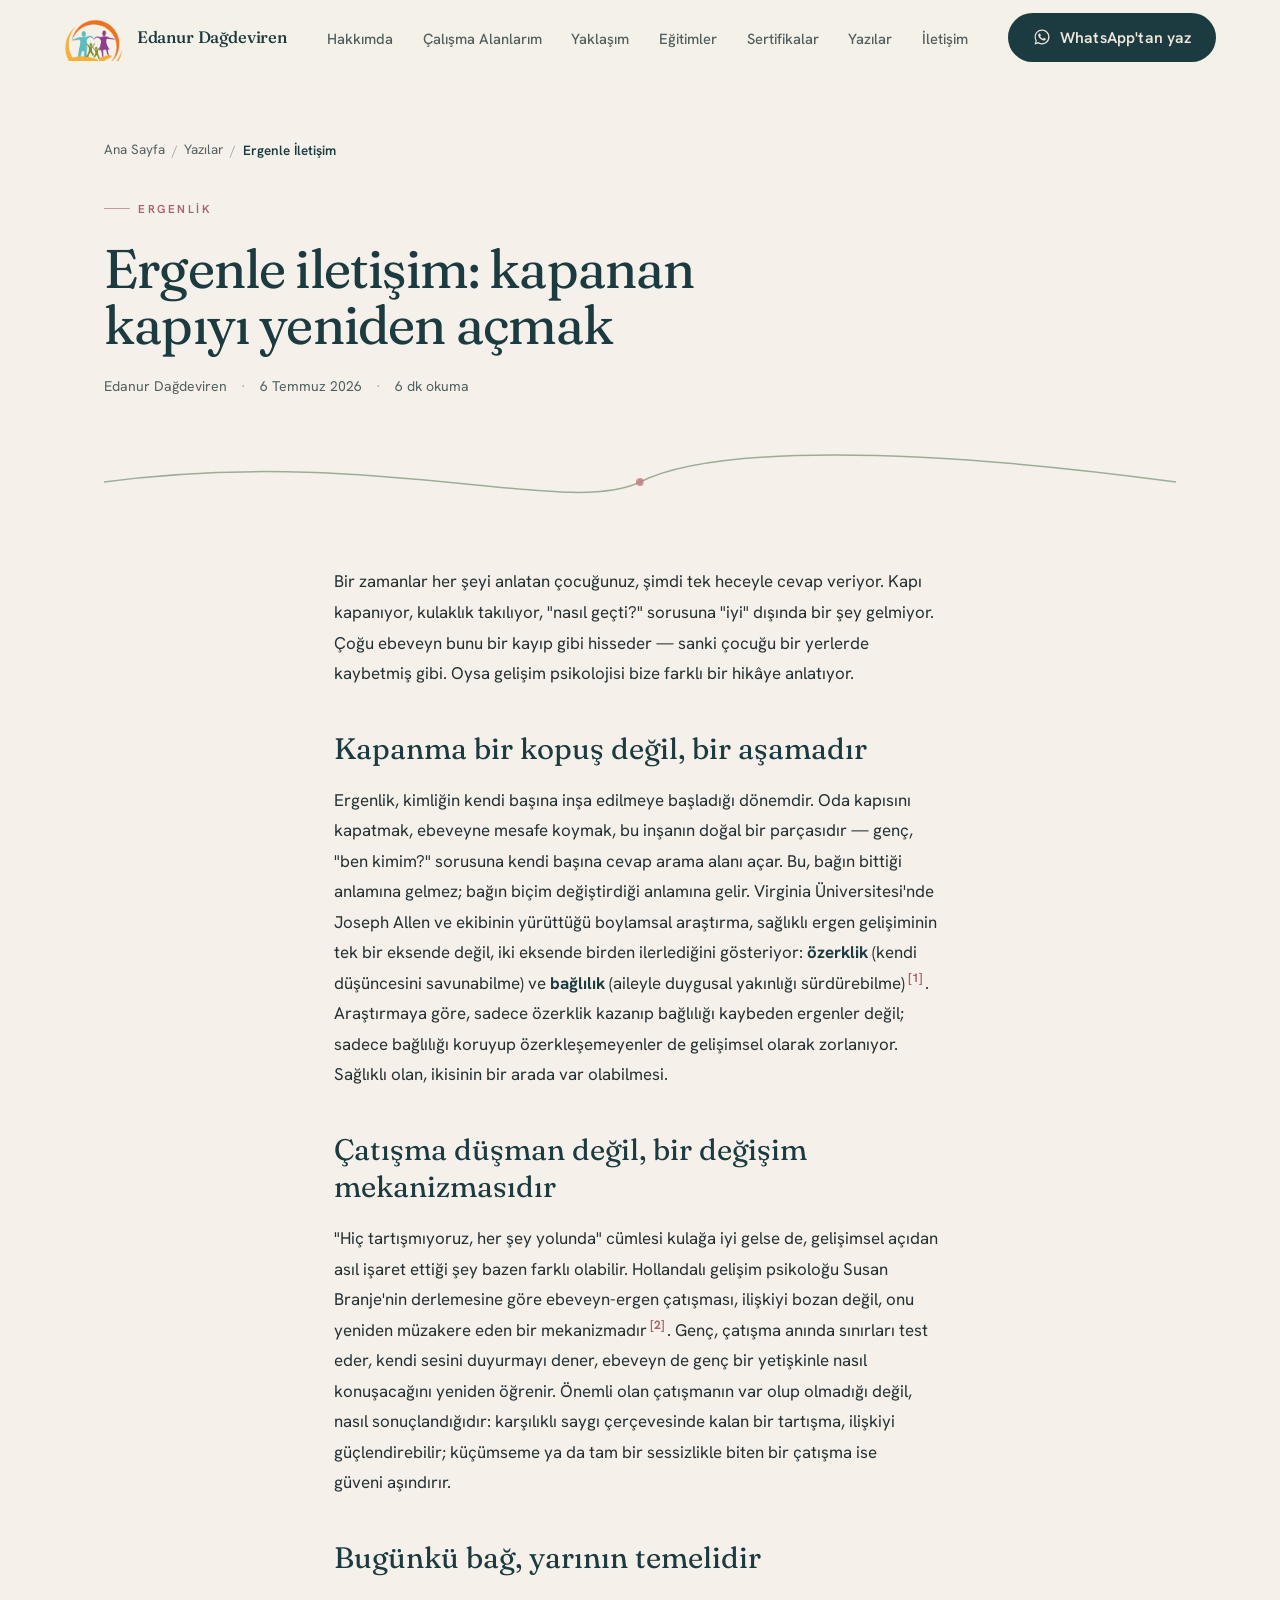
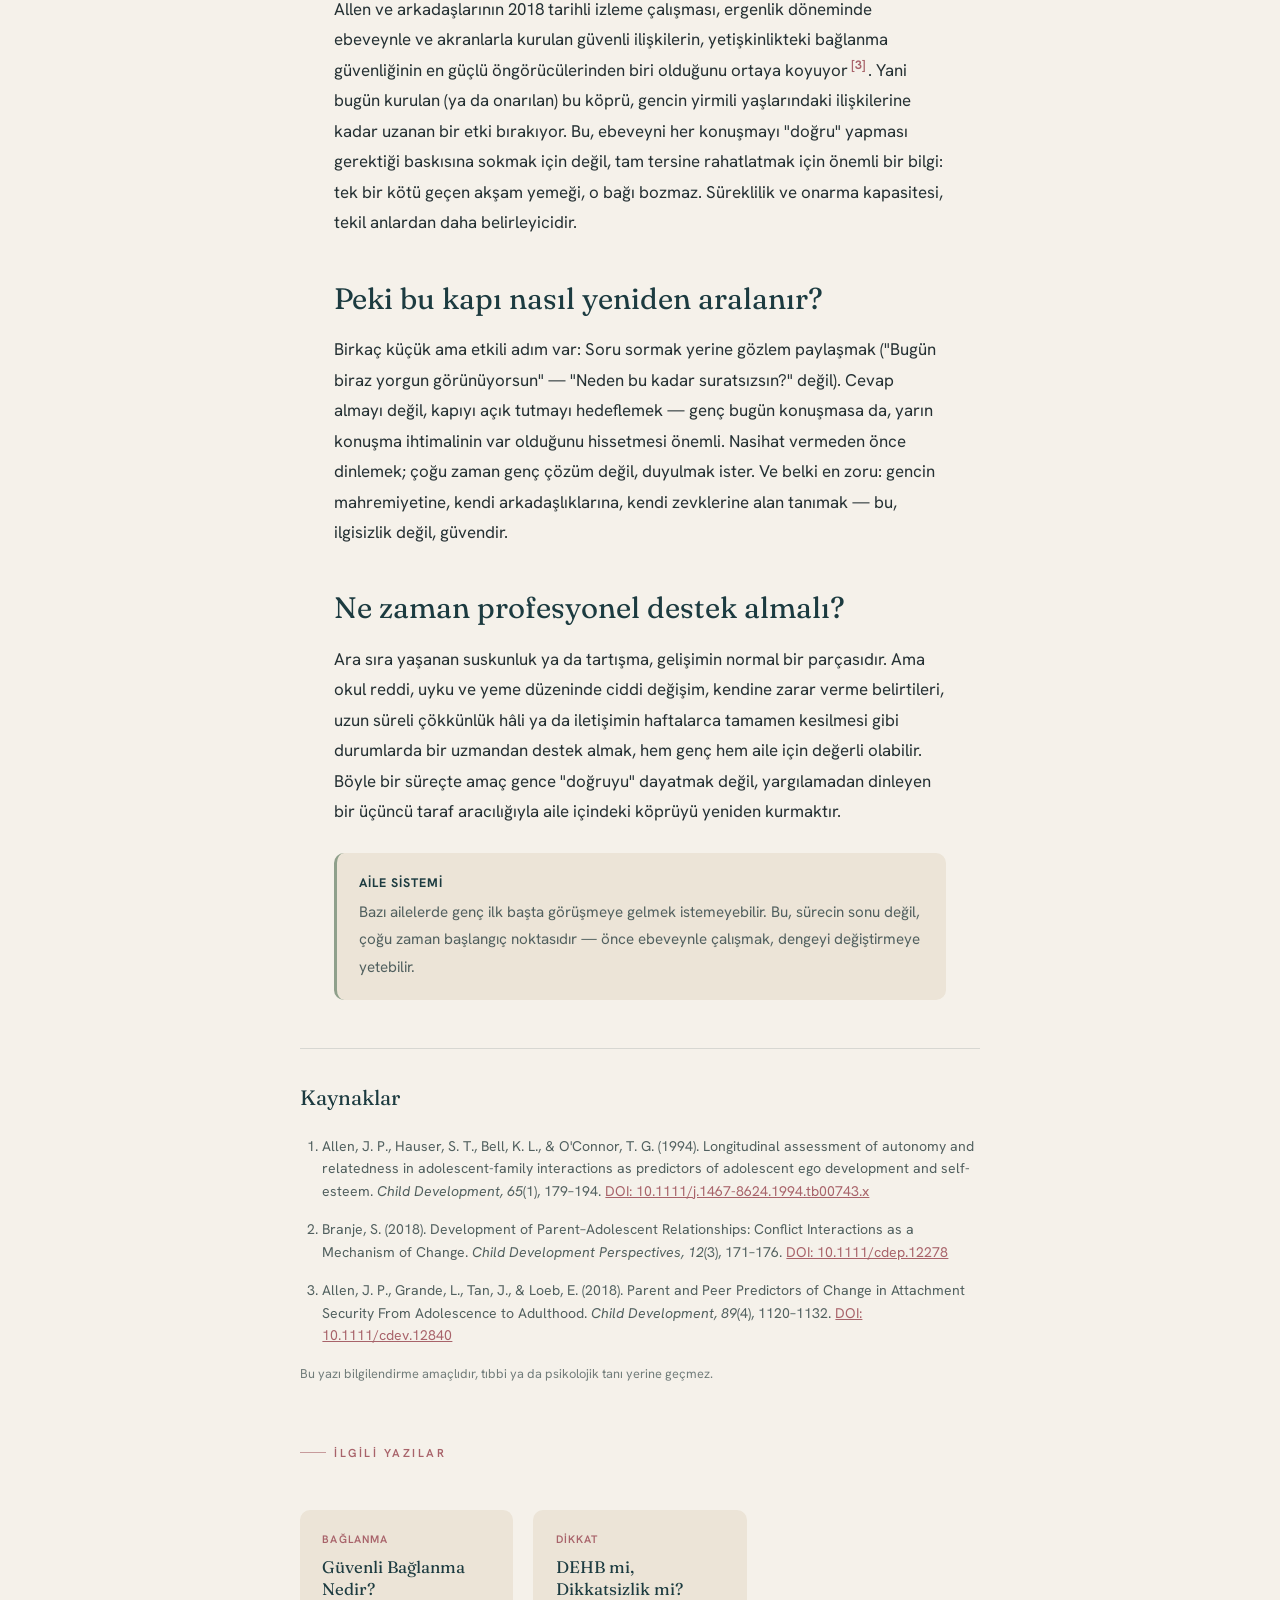
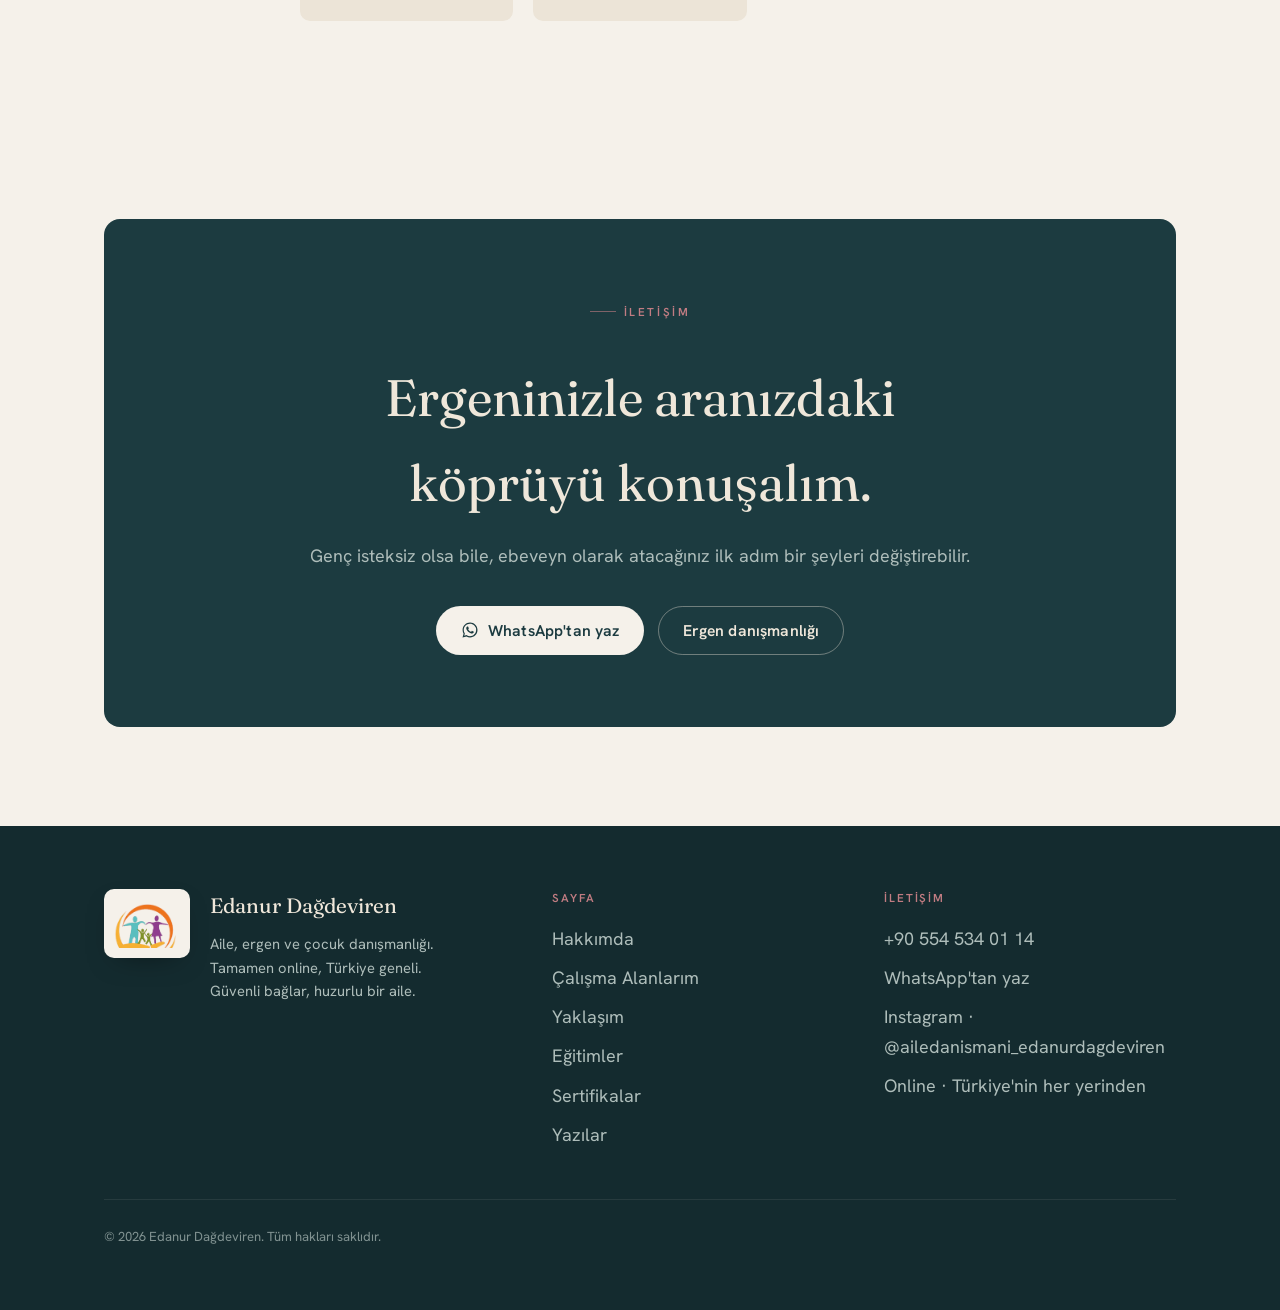
<file: site/yazilar/ergenle-iletisim/index.html>
<!DOCTYPE html>
<html lang="tr">
<head>
<meta charset="UTF-8" />
<script>document.documentElement.classList.add("js");</script>
<meta name="viewport" content="width=device-width, initial-scale=1.0" />
<title>Ergenle İletişim: Kapanan Kapıyı Yeniden Açmak | Edanur Dağdeviren</title>
<meta name="description" content="Ergenin odasına kapanması bir kopuş değil, gelişimin doğal bir aşaması. Özerklik-bağ dengesi ve çatışmanın işlevi üzerine, araştırmalarla desteklenmiş bir bakış." />
<link rel="canonical" href="https://edanurdagdeviren.com/yazilar/ergenle-iletisim" />
<meta name="theme-color" content="#F5F1EA" />
<link rel="icon" type="image/png" sizes="512x512" href="../../assets/icon-512.png" />
<link rel="apple-touch-icon" href="../../assets/apple-touch-icon.png" />

<meta property="og:type" content="article" />
<meta property="og:locale" content="tr_TR" />
<meta property="og:site_name" content="Edanur Dağdeviren" />
<meta property="og:title" content="Ergenle İletişim: Kapanan Kapıyı Yeniden Açmak" />
<meta property="og:description" content="Ergenin odasına kapanması bir kopuş değil, gelişimin doğal bir aşaması. Özerklik-bağ dengesi ve çatışmanın işlevi üzerine, araştırmalarla desteklenmiş bir bakış." />
<meta property="og:url" content="https://edanurdagdeviren.com/yazilar/ergenle-iletisim" />
<meta property="og:image" content="https://edanurdagdeviren.com/assets/og.jpg" />
<meta name="twitter:card" content="summary_large_image" />

<link rel="preconnect" href="https://fonts.googleapis.com" />
<link rel="preconnect" href="https://fonts.gstatic.com" crossorigin />
<link href="https://fonts.googleapis.com/css2?family=Fraunces:ital,opsz,wght@0,9..144,400;0,9..144,500;1,9..144,400;1,9..144,500&family=Hanken+Grotesk:wght@400;500;600;700&display=swap" rel="stylesheet" />
<link rel="stylesheet" href="../../assets/site.css" />

<script type="application/ld+json">
{
  "@context": "https://schema.org",
  "@graph": [
    {
      "@type": "Article",
      "@id": "https://edanurdagdeviren.com/yazilar/ergenle-iletisim#article",
      "headline": "Ergenle İletişim: Kapanan Kapıyı Yeniden Açmak",
      "description": "Ergenin odasına kapanması bir kopuş değil, gelişimin doğal bir aşaması. Özerklik-bağ dengesi ve çatışmanın işlevi üzerine bir bakış.",
      "inLanguage": "tr",
      "datePublished": "2026-07-06",
      "dateModified": "2026-07-06",
      "author": { "@id": "https://edanurdagdeviren.com/#edanur" },
      "publisher": { "@id": "https://edanurdagdeviren.com/#edanur" },
      "image": "https://edanurdagdeviren.com/assets/og.jpg",
      "mainEntityOfPage": "https://edanurdagdeviren.com/yazilar/ergenle-iletisim",
      "articleSection": "Ergenlik"
    },
    {
      "@type": "BreadcrumbList",
      "itemListElement": [
        { "@type": "ListItem", "position": 1, "name": "Ana Sayfa", "item": "https://edanurdagdeviren.com/" },
        { "@type": "ListItem", "position": 2, "name": "Yazılar", "item": "https://edanurdagdeviren.com/yazilar" },
        { "@type": "ListItem", "position": 3, "name": "Ergenle İletişim", "item": "https://edanurdagdeviren.com/yazilar/ergenle-iletisim" }
      ]
    }
  ]
}
</script>
</head>
<body>

<header class="nav">
  <div class="wrap">
    <a class="wordmark" href="/" aria-label="Edanur Dağdeviren ana sayfa">
      <img class="logo-mark" src="../../assets/logo-mark.png" alt="" width="163" height="120" />
      <span><b>Edanur Dağdeviren</b></span>
    </a>
    <nav aria-label="Birincil">
      <ul class="nav-links">
        <li><a href="/#hakkimda">Hakkımda</a></li>
        <li><a href="/#calisma">Çalışma Alanlarım</a></li>
        <li><a href="/#yaklasim">Yaklaşım</a></li>
        <li><a href="/#egitimler">Eğitimler</a></li>
        <li><a href="/sertifikalar">Sertifikalar</a></li>
        <li><a href="/yazilar" aria-current="page">Yazılar</a></li>
        <li><a href="/#iletisim">İletişim</a></li>
      </ul>
    </nav>
    <div class="nav-cta">
      <button class="nav-toggle" aria-label="Menüyü aç" aria-expanded="false" aria-controls="mobile-sheet">
        <svg viewBox="0 0 24 24" fill="none" stroke="currentColor" stroke-width="1.8" stroke-linecap="round"><path d="M4 7h16M4 12h16M4 17h16"/></svg>
      </button>
      <a class="btn btn-solid" aria-label="WhatsApp'tan yaz" data-wa href="https://wa.me/905545340114?text=Merhaba%2C%20dan%C4%B1%C5%9Fmanl%C4%B1k%20hakk%C4%B1nda%20bilgi%20almak%20istiyorum.">
        <svg viewBox="0 0 24 24" fill="currentColor" aria-hidden="true"><path d="M12.04 2C6.58 2 2.13 6.45 2.13 11.91c0 1.75.46 3.45 1.32 4.95L2 22l5.25-1.38c1.45.79 3.08 1.21 4.79 1.21h.01c5.46 0 9.91-4.45 9.91-9.91C21.96 6.45 17.5 2 12.04 2Zm0 18.15h-.01c-1.52 0-3.01-.41-4.3-1.18l-.31-.18-3.12.82.83-3.04-.2-.31a8.2 8.2 0 0 1-1.26-4.36c0-4.54 3.7-8.24 8.25-8.24 2.2 0 4.27.86 5.82 2.42a8.18 8.18 0 0 1 2.41 5.83c0 4.54-3.7 8.24-8.25 8.24Zm4.52-6.16c-.25-.12-1.47-.72-1.69-.81-.23-.08-.39-.12-.56.13-.16.25-.64.81-.79.97-.14.17-.29.19-.54.06-.25-.12-1.05-.39-1.99-1.23-.74-.66-1.23-1.47-1.38-1.72-.14-.25-.01-.38.11-.51.11-.11.25-.29.37-.43.13-.14.17-.25.25-.41.08-.17.04-.31-.02-.43-.06-.12-.56-1.34-.76-1.84-.2-.48-.4-.42-.56-.43h-.48c-.17 0-.43.06-.66.31-.23.25-.86.85-.86 2.07 0 1.22.89 2.4 1.01 2.56.12.17 1.75 2.67 4.23 3.74.59.26 1.05.41 1.41.52.59.19 1.13.16 1.56.1.48-.07 1.47-.6 1.68-1.18.21-.58.21-1.07.14-1.18-.06-.1-.22-.16-.47-.28Z"/></svg>
        <span class="label-long">WhatsApp'tan yaz</span><span class="label-mid">WhatsApp</span>
      </a>
    </div>
  </div>
</header>

<div class="mobile-sheet" id="mobile-sheet">
  <ul>
    <li><a href="/#hakkimda">Hakkımda</a></li>
    <li><a href="/#calisma">Çalışma Alanlarım</a></li>
    <li><a href="/#yaklasim">Yaklaşım</a></li>
    <li><a href="/#egitimler">Eğitimler</a></li>
    <li><a href="/sertifikalar">Sertifikalar</a></li>
    <li><a href="/yazilar">Yazılar</a></li>
    <li><a href="/#iletisim">İletişim</a></li>
  </ul>
</div>

<main id="top">

<section class="page-hero">
  <div class="wrap">
    <ul class="breadcrumb">
      <li><a href="/">Ana Sayfa</a></li>
      <li><a href="/yazilar">Yazılar</a></li>
      <li aria-current="page">Ergenle İletişim</li>
    </ul>
    <p class="eyebrow reveal">Ergenlik</p>
    <h1 class="display reveal d1" style="font-size: clamp(2.1rem, 4.6vw, 3.4rem); max-width: 20ch;">Ergenle iletişim: kapanan kapıyı yeniden açmak</h1>
    <div class="article-meta reveal d2">
      <span>Edanur Dağdeviren</span><span class="sep">·</span><span>6 Temmuz 2026</span><span class="sep">·</span><span>6 dk okuma</span>
    </div>
  </div>
</section>

<div class="wrap"><svg class="divider" viewBox="0 0 1200 96" preserveAspectRatio="none" data-thread aria-hidden="true"><path class="draw" d="M0 48 C 300 12, 520 84, 600 48 S 900 12, 1200 48"/><circle class="node" cx="600" cy="48" r="4" style="--o:.85"/></svg></div>

<section class="pad" style="padding-top: clamp(24px, 4vh, 48px);">
  <div class="wrap">
    <div class="article-body reveal">

      <p>Bir zamanlar her şeyi anlatan çocuğunuz, şimdi tek heceyle cevap veriyor. Kapı kapanıyor, kulaklık takılıyor, "nasıl geçti?" sorusuna "iyi" dışında bir şey gelmiyor. Çoğu ebeveyn bunu bir kayıp gibi hisseder — sanki çocuğu bir yerlerde kaybetmiş gibi. Oysa gelişim psikolojisi bize farklı bir hikâye anlatıyor.</p>

      <h2>Kapanma bir kopuş değil, bir aşamadır</h2>
      <p>Ergenlik, kimliğin kendi başına inşa edilmeye başladığı dönemdir. Oda kapısını kapatmak, ebeveyne mesafe koymak, bu inşanın doğal bir parçasıdır — genç, "ben kimim?" sorusuna kendi başına cevap arama alanı açar. Bu, bağın bittiği anlamına gelmez; bağın biçim değiştirdiği anlamına gelir. Virginia Üniversitesi'nde Joseph Allen ve ekibinin yürüttüğü boylamsal araştırma, sağlıklı ergen gelişiminin tek bir eksende değil, iki eksende birden ilerlediğini gösteriyor: <strong>özerklik</strong> (kendi düşüncesini savunabilme) ve <strong>bağlılık</strong> (aileyle duygusal yakınlığı sürdürebilme)<sup class="cite"><a href="#src1">[1]</a></sup>. Araştırmaya göre, sadece özerklik kazanıp bağlılığı kaybeden ergenler değil; sadece bağlılığı koruyup özerkleşemeyenler de gelişimsel olarak zorlanıyor. Sağlıklı olan, ikisinin bir arada var olabilmesi.</p>

      <h2>Çatışma düşman değil, bir değişim mekanizmasıdır</h2>
      <p>"Hiç tartışmıyoruz, her şey yolunda" cümlesi kulağa iyi gelse de, gelişimsel açıdan asıl işaret ettiği şey bazen farklı olabilir. Hollandalı gelişim psikoloğu Susan Branje'nin derlemesine göre ebeveyn-ergen çatışması, ilişkiyi bozan değil, onu yeniden müzakere eden bir mekanizmadır<sup class="cite"><a href="#src2">[2]</a></sup>. Genç, çatışma anında sınırları test eder, kendi sesini duyurmayı dener, ebeveyn de genç bir yetişkinle nasıl konuşacağını yeniden öğrenir. Önemli olan çatışmanın var olup olmadığı değil, nasıl sonuçlandığıdır: karşılıklı saygı çerçevesinde kalan bir tartışma, ilişkiyi güçlendirebilir; küçümseme ya da tam bir sessizlikle biten bir çatışma ise güveni aşındırır.</p>

      <h2>Bugünkü bağ, yarının temelidir</h2>
      <p>Allen ve arkadaşlarının 2018 tarihli izleme çalışması, ergenlik döneminde ebeveynle ve akranlarla kurulan güvenli ilişkilerin, yetişkinlikteki bağlanma güvenliğinin en güçlü öngörücülerinden biri olduğunu ortaya koyuyor<sup class="cite"><a href="#src3">[3]</a></sup>. Yani bugün kurulan (ya da onarılan) bu köprü, gencin yirmili yaşlarındaki ilişkilerine kadar uzanan bir etki bırakıyor. Bu, ebeveyni her konuşmayı "doğru" yapması gerektiği baskısına sokmak için değil, tam tersine rahatlatmak için önemli bir bilgi: tek bir kötü geçen akşam yemeği, o bağı bozmaz. Süreklilik ve onarma kapasitesi, tekil anlardan daha belirleyicidir.</p>

      <h2>Peki bu kapı nasıl yeniden aralanır?</h2>
      <p>Birkaç küçük ama etkili adım var: Soru sormak yerine gözlem paylaşmak ("Bugün biraz yorgun görünüyorsun" — "Neden bu kadar suratsızsın?" değil). Cevap almayı değil, kapıyı açık tutmayı hedeflemek — genç bugün konuşmasa da, yarın konuşma ihtimalinin var olduğunu hissetmesi önemli. Nasihat vermeden önce dinlemek; çoğu zaman genç çözüm değil, duyulmak ister. Ve belki en zoru: gencin mahremiyetine, kendi arkadaşlıklarına, kendi zevklerine alan tanımak — bu, ilgisizlik değil, güvendir.</p>

      <h2>Ne zaman profesyonel destek almalı?</h2>
      <p>Ara sıra yaşanan suskunluk ya da tartışma, gelişimin normal bir parçasıdır. Ama okul reddi, uyku ve yeme düzeninde ciddi değişim, kendine zarar verme belirtileri, uzun süreli çökkünlük hâli ya da iletişimin haftalarca tamamen kesilmesi gibi durumlarda bir uzmandan destek almak, hem genç hem aile için değerli olabilir. Böyle bir süreçte amaç gence "doğruyu" dayatmak değil, yargılamadan dinleyen bir üçüncü taraf aracılığıyla aile içindeki köprüyü yeniden kurmaktır.</p>

      <div class="note"><strong>Aile Sistemi</strong> Bazı ailelerde genç ilk başta görüşmeye gelmek istemeyebilir. Bu, sürecin sonu değil, çoğu zaman başlangıç noktasıdır — önce ebeveynle çalışmak, dengeyi değiştirmeye yetebilir.</div>

    </div>

    <div class="sources">
      <h2>Kaynaklar</h2>
      <ol>
        <li id="src1">Allen, J. P., Hauser, S. T., Bell, K. L., &amp; O'Connor, T. G. (1994). Longitudinal assessment of autonomy and relatedness in adolescent-family interactions as predictors of adolescent ego development and self-esteem. <em>Child Development, 65</em>(1), 179–194. <a href="https://srcd.onlinelibrary.wiley.com/doi/abs/10.1111/j.1467-8624.1994.tb00743.x" target="_blank" rel="noopener">DOI: 10.1111/j.1467-8624.1994.tb00743.x</a></li>
        <li id="src2">Branje, S. (2018). Development of Parent–Adolescent Relationships: Conflict Interactions as a Mechanism of Change. <em>Child Development Perspectives, 12</em>(3), 171–176. <a href="https://onlinelibrary.wiley.com/doi/10.1111/cdep.12278" target="_blank" rel="noopener">DOI: 10.1111/cdep.12278</a></li>
        <li id="src3">Allen, J. P., Grande, L., Tan, J., &amp; Loeb, E. (2018). Parent and Peer Predictors of Change in Attachment Security From Adolescence to Adulthood. <em>Child Development, 89</em>(4), 1120–1132. <a href="https://onlinelibrary.wiley.com/doi/abs/10.1111/cdev.12840" target="_blank" rel="noopener">DOI: 10.1111/cdev.12840</a></li>
      </ol>
      <p class="src-note">Bu yazı bilgilendirme amaçlıdır, tıbbi ya da psikolojik tanı yerine geçmez.</p>
    </div>

    <div class="wrap" style="padding: 0; max-width: 68ch; margin: 3rem auto 0;">
      <p class="eyebrow reveal" style="margin-bottom: .8rem;">İlgili Yazılar</p>
      <div class="related-grid reveal">
        <a href="/yazilar/guvenli-baglanma-nedir"><span class="tag">Bağlanma</span><strong>Güvenli Bağlanma Nedir?</strong></a>
        <a href="/yazilar/dikkat-eksikligi-ve-moxo-testi"><span class="tag">Dikkat</span><strong>DEHB mi, Dikkatsizlik mi?</strong></a>
      </div>
    </div>

  </div>
</section>

<section class="pad">
  <div class="wrap">
    <div class="cta-box reveal">
      <p class="eyebrow on-dark" style="justify-content:center;">İletişim</p>
      <h2>Ergeninizle aranızdaki köprüyü konuşalım.</h2>
      <p>Genç isteksiz olsa bile, ebeveyn olarak atacağınız ilk adım bir şeyleri değiştirebilir.</p>
      <div class="ctas">
        <a class="btn btn-light" data-wa href="https://wa.me/905545340114?text=Merhaba%2C%20dan%C4%B1%C5%9Fmanl%C4%B1k%20hakk%C4%B1nda%20bilgi%20almak%20istiyorum.">
          <svg viewBox="0 0 24 24" fill="currentColor" aria-hidden="true"><path d="M12.04 2C6.58 2 2.13 6.45 2.13 11.91c0 1.75.46 3.45 1.32 4.95L2 22l5.25-1.38c1.45.79 3.08 1.21 4.79 1.21h.01c5.46 0 9.91-4.45 9.91-9.91C21.96 6.45 17.5 2 12.04 2Zm0 18.15h-.01c-1.52 0-3.01-.41-4.3-1.18l-.31-.18-3.12.82.83-3.04-.2-.31a8.2 8.2 0 0 1-1.26-4.36c0-4.54 3.7-8.24 8.25-8.24 2.2 0 4.27.86 5.82 2.42a8.18 8.18 0 0 1 2.41 5.83c0 4.54-3.7 8.24-8.25 8.24Zm4.52-6.16c-.25-.12-1.47-.72-1.69-.81-.23-.08-.39-.12-.56.13-.16.25-.64.81-.79.97-.14.17-.29.19-.54.06-.25-.12-1.05-.39-1.99-1.23-.74-.66-1.23-1.47-1.38-1.72-.14-.25-.01-.38.11-.51.11-.11.25-.29.37-.43.13-.14.17-.25.25-.41.08-.17.04-.31-.02-.43-.06-.12-.56-1.34-.76-1.84-.2-.48-.4-.42-.56-.43h-.48c-.17 0-.43.06-.66.31-.23.25-.86.85-.86 2.07 0 1.22.89 2.4 1.01 2.56.12.17 1.75 2.67 4.23 3.74.59.26 1.05.41 1.41.52.59.19 1.13.16 1.56.1.48-.07 1.47-.6 1.68-1.18.21-.58.21-1.07.14-1.18-.06-.1-.22-.16-.47-.28Z"/></svg>
          WhatsApp'tan yaz
        </a>
        <a class="btn btn-ghost-light" href="/#calisma">Ergen danışmanlığı</a>
      </div>
    </div>
  </div>
</section>

</main>

<footer class="footer">
  <div class="wrap">
    <div class="footer-brand">
      <img class="footer-mark" src="../../assets/logo-mark.png" alt="Edanur Dağdeviren logosu" width="163" height="120" />
      <div>
        <p class="brand">Edanur Dağdeviren</p>
        <p>Aile, ergen ve çocuk danışmanlığı.<br />Tamamen online, Türkiye geneli.<br />Güvenli bağlar, huzurlu bir aile.</p>
      </div>
    </div>
    <div>
      <p class="footer-h">Sayfa</p>
      <ul>
        <li><a href="/#hakkimda">Hakkımda</a></li>
        <li><a href="/#calisma">Çalışma Alanlarım</a></li>
        <li><a href="/#yaklasim">Yaklaşım</a></li>
        <li><a href="/#egitimler">Eğitimler</a></li>
        <li><a href="/sertifikalar">Sertifikalar</a></li>
        <li><a href="/yazilar">Yazılar</a></li>
      </ul>
    </div>
    <div>
      <p class="footer-h">İletişim</p>
      <ul>
        <li><a href="tel:+905545340114">+90 554 534 01 14</a></li>
        <li><a data-wa href="https://wa.me/905545340114?text=Merhaba%2C%20dan%C4%B1%C5%9Fmanl%C4%B1k%20hakk%C4%B1nda%20bilgi%20almak%20istiyorum.">WhatsApp'tan yaz</a></li>
        <li><a data-ig href="https://www.instagram.com/ailedanismani_edanurdagdeviren/">Instagram · @ailedanismani_edanurdagdeviren</a></li>
        <li><span>Online · Türkiye'nin her yerinden</span></li>
      </ul>
    </div>
    <p class="legal">© <span id="yr"></span> Edanur Dağdeviren. Tüm hakları saklıdır.</p>
  </div>
</footer>

<script>document.getElementById("yr").textContent = new Date().getFullYear();</script>
<script src="../../assets/site.js"></script>
</body>
</html>
</file>
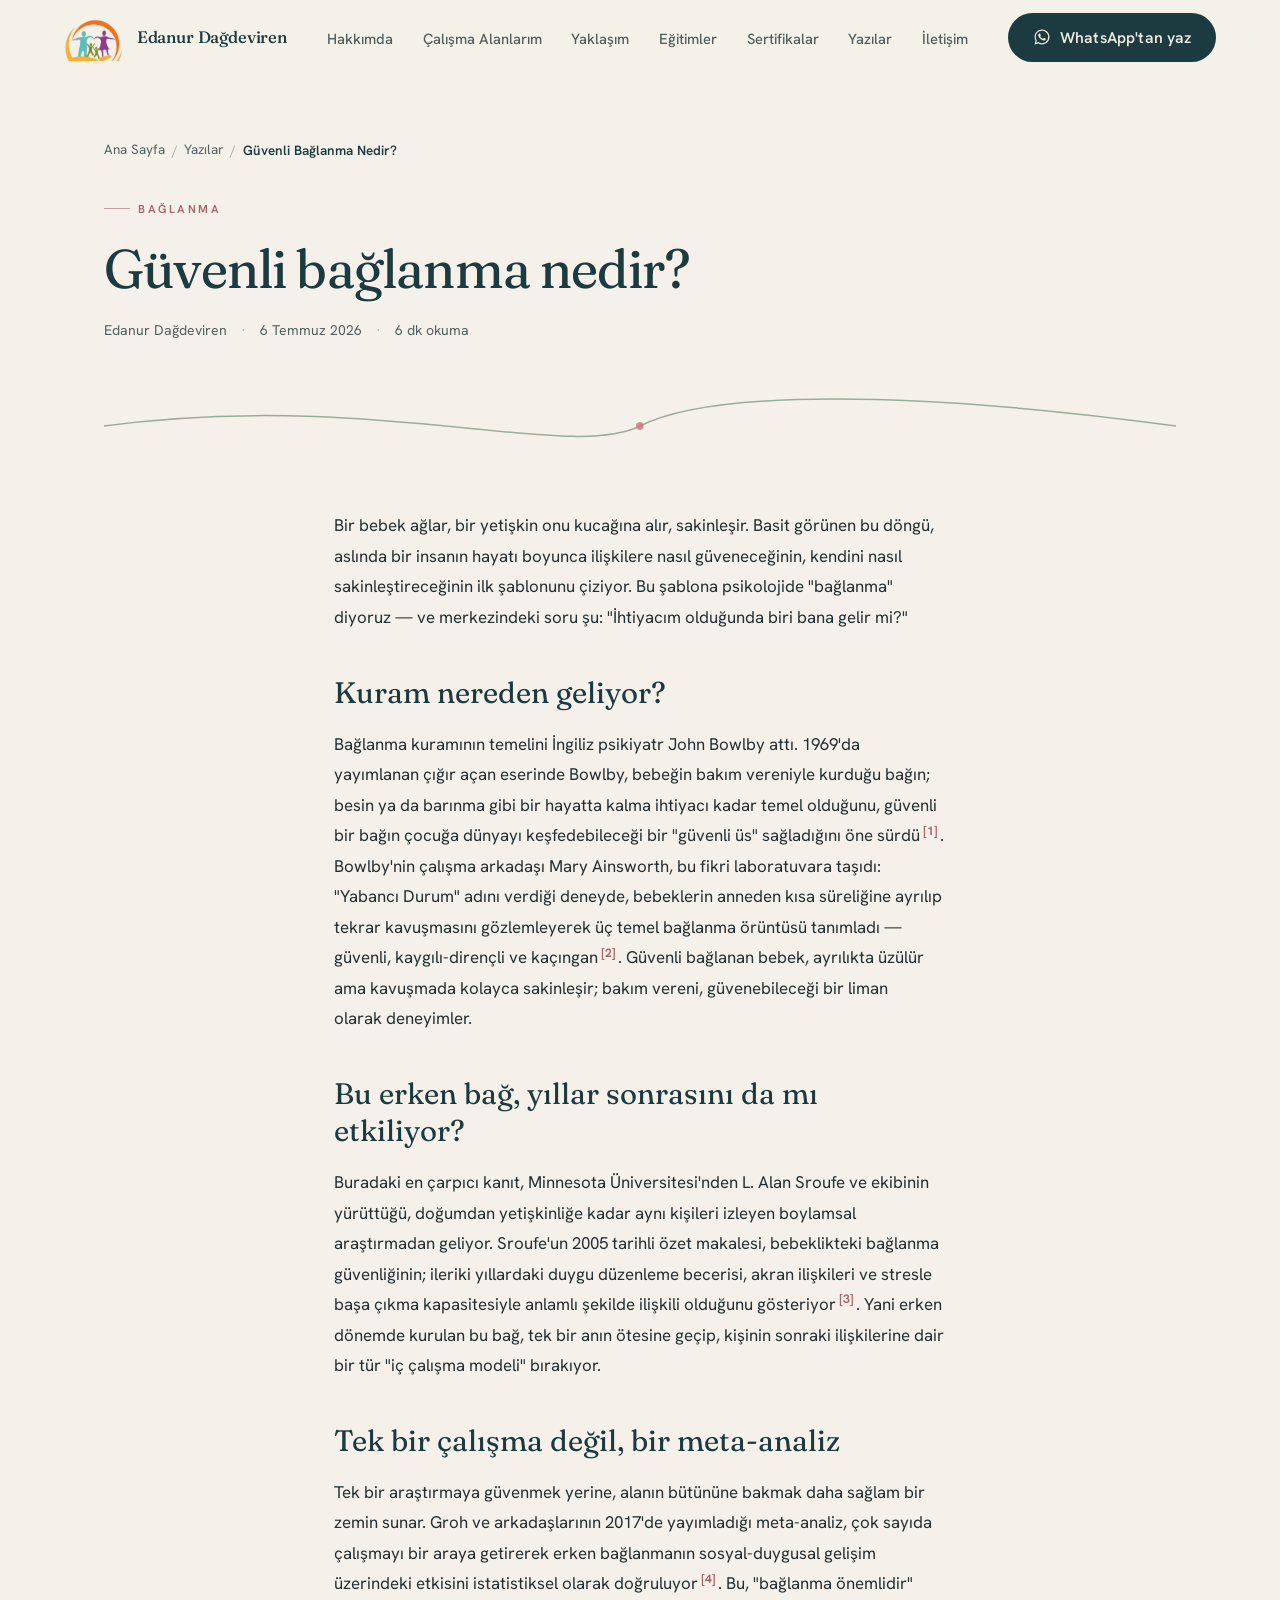
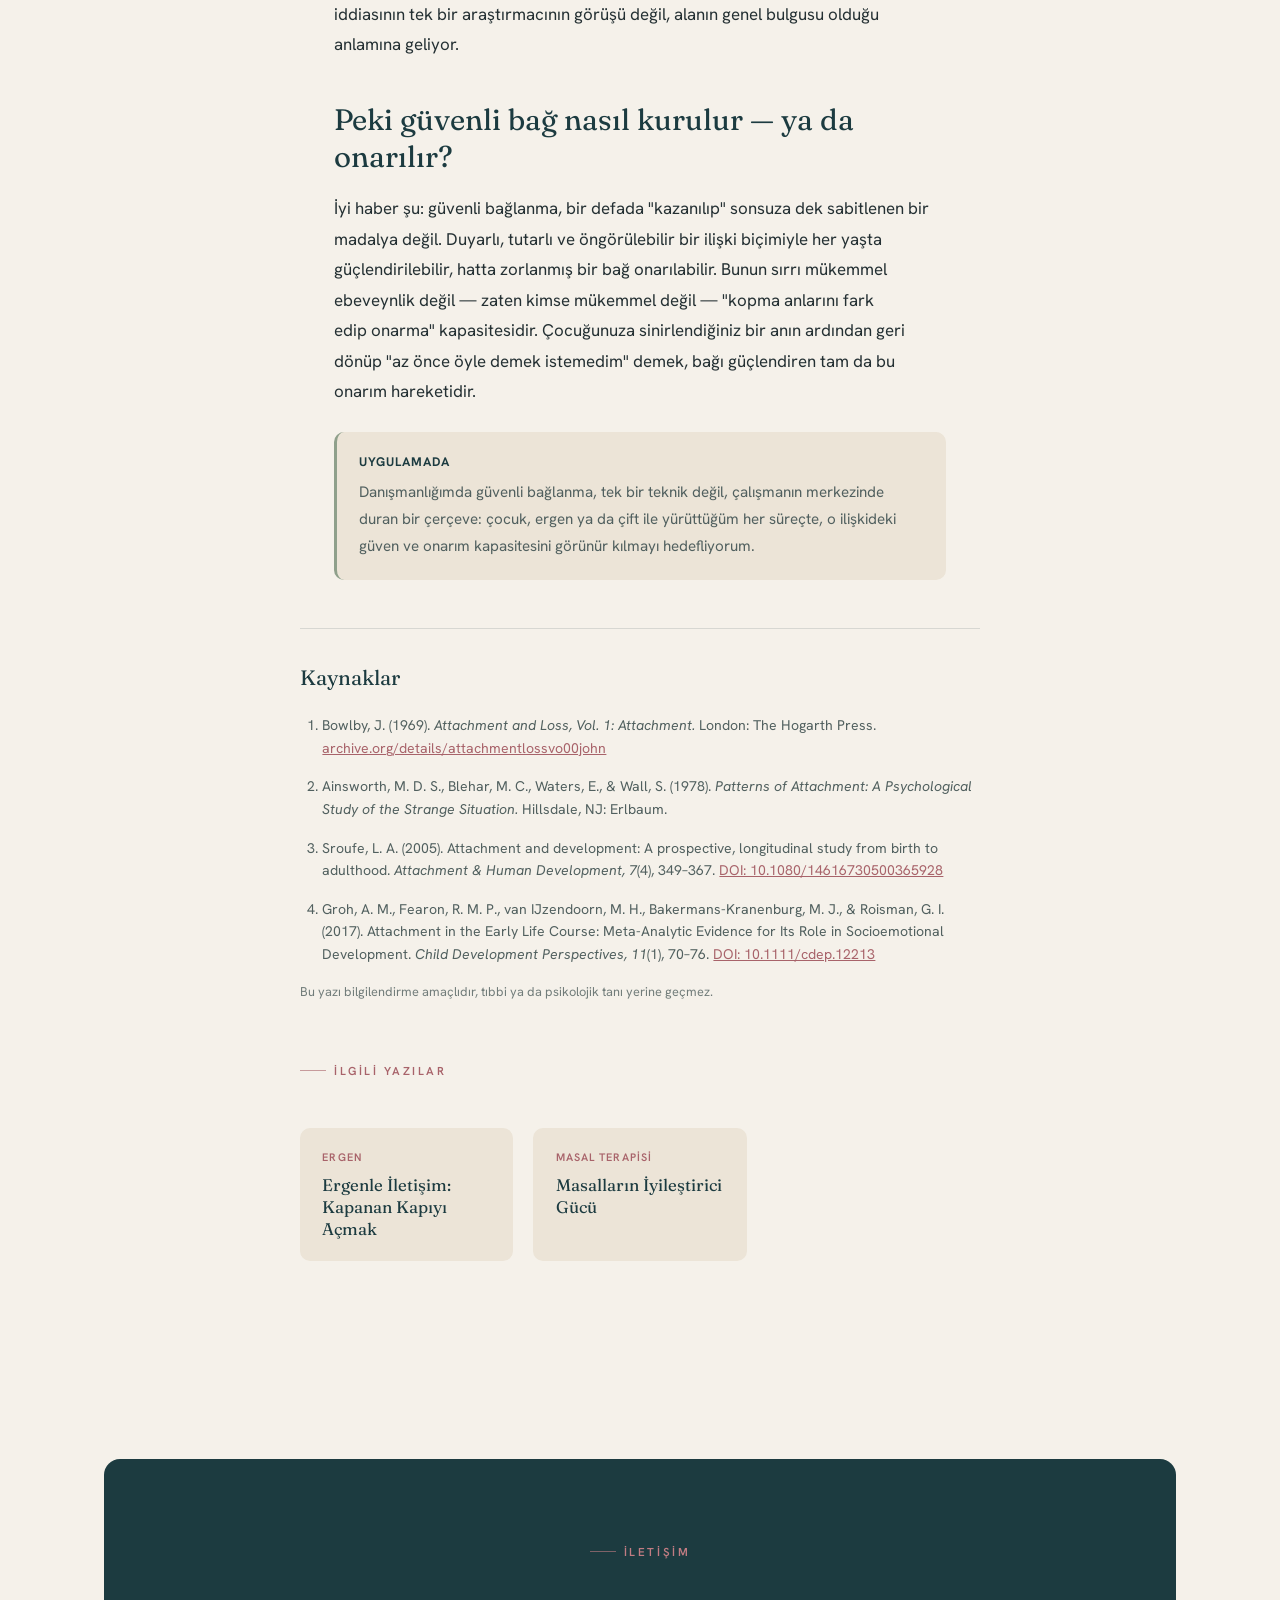
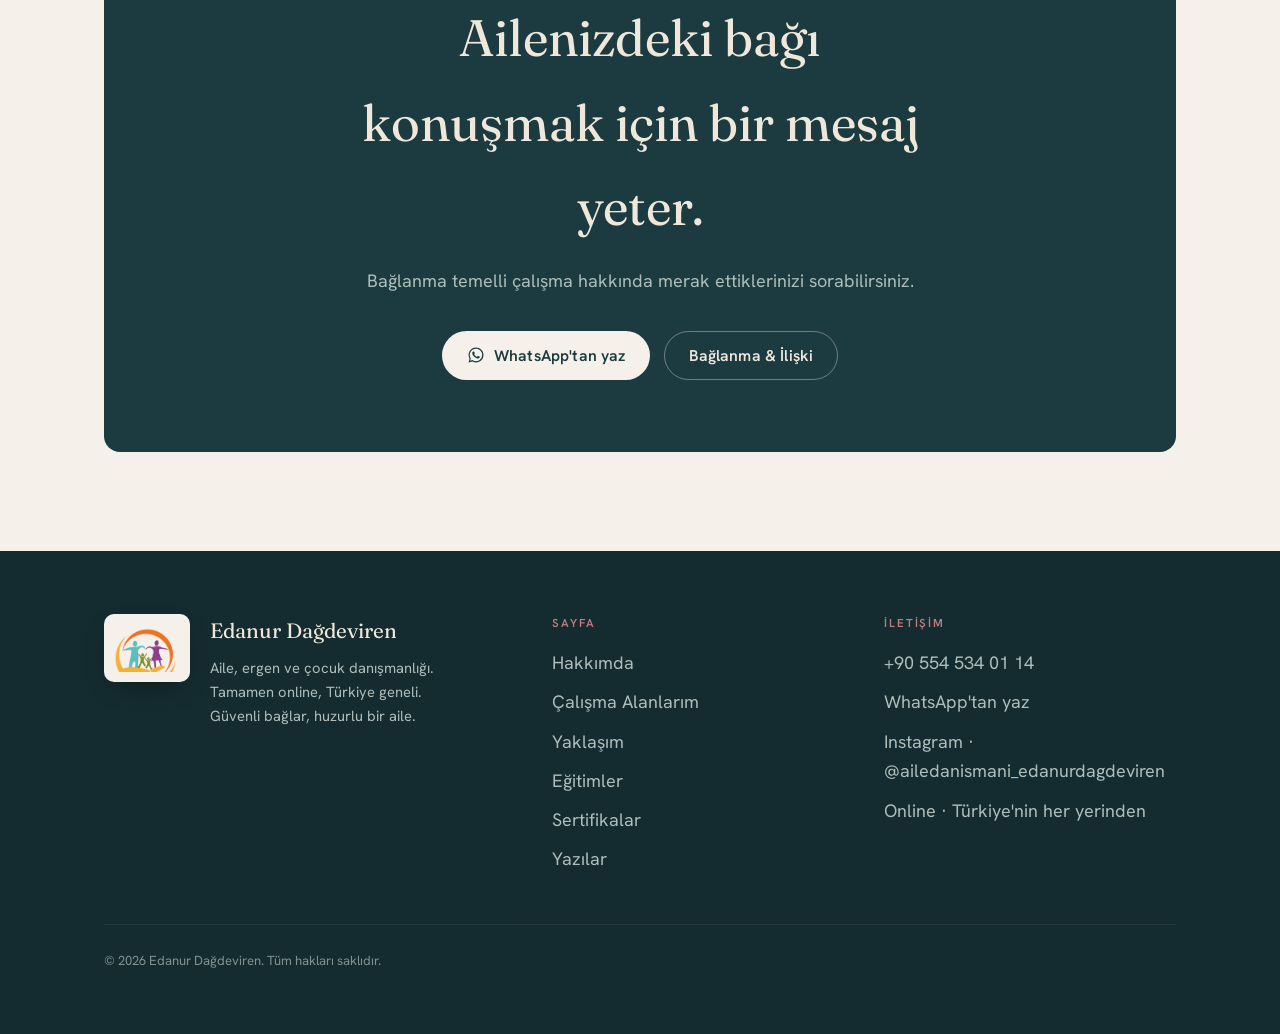
<file: site/yazilar/guvenli-baglanma-nedir/index.html>
<!DOCTYPE html>
<html lang="tr">
<head>
<meta charset="UTF-8" />
<script>document.documentElement.classList.add("js");</script>
<meta name="viewport" content="width=device-width, initial-scale=1.0" />
<title>Güvenli Bağlanma Nedir? Çocuğun Geleceğini Şekillendiren Bağ | Edanur Dağdeviren</title>
<meta name="description" content="Bowlby'nin bağlanma kuramından günümüz meta-analizlerine: güvenli bağlanma nedir, çocuğun ve yetişkinliğin üzerindeki etkisi nedir?" />
<link rel="canonical" href="https://edanurdagdeviren.com/yazilar/guvenli-baglanma-nedir" />
<meta name="theme-color" content="#F5F1EA" />
<link rel="icon" type="image/png" sizes="512x512" href="../../assets/icon-512.png" />
<link rel="apple-touch-icon" href="../../assets/apple-touch-icon.png" />

<meta property="og:type" content="article" />
<meta property="og:locale" content="tr_TR" />
<meta property="og:site_name" content="Edanur Dağdeviren" />
<meta property="og:title" content="Güvenli Bağlanma Nedir? Çocuğun Geleceğini Şekillendiren Bağ" />
<meta property="og:description" content="Bowlby'nin bağlanma kuramından günümüz meta-analizlerine: güvenli bağlanma nedir, çocuğun ve yetişkinliğin üzerindeki etkisi nedir?" />
<meta property="og:url" content="https://edanurdagdeviren.com/yazilar/guvenli-baglanma-nedir" />
<meta property="og:image" content="https://edanurdagdeviren.com/assets/og.jpg" />
<meta name="twitter:card" content="summary_large_image" />

<link rel="preconnect" href="https://fonts.googleapis.com" />
<link rel="preconnect" href="https://fonts.gstatic.com" crossorigin />
<link href="https://fonts.googleapis.com/css2?family=Fraunces:ital,opsz,wght@0,9..144,400;0,9..144,500;1,9..144,400;1,9..144,500&family=Hanken+Grotesk:wght@400;500;600;700&display=swap" rel="stylesheet" />
<link rel="stylesheet" href="../../assets/site.css" />

<script type="application/ld+json">
{
  "@context": "https://schema.org",
  "@graph": [
    {
      "@type": "Article",
      "@id": "https://edanurdagdeviren.com/yazilar/guvenli-baglanma-nedir#article",
      "headline": "Güvenli Bağlanma Nedir? Çocuğun Geleceğini Sessizce Şekillendiren Bağ",
      "description": "Bowlby'nin bağlanma kuramından günümüz meta-analizlerine: güvenli bağlanma nedir, çocuğun ve yetişkinliğin üzerindeki etkisi nedir?",
      "inLanguage": "tr",
      "datePublished": "2026-07-06",
      "dateModified": "2026-07-06",
      "author": { "@id": "https://edanurdagdeviren.com/#edanur" },
      "publisher": { "@id": "https://edanurdagdeviren.com/#edanur" },
      "image": "https://edanurdagdeviren.com/assets/og.jpg",
      "mainEntityOfPage": "https://edanurdagdeviren.com/yazilar/guvenli-baglanma-nedir",
      "articleSection": "Bağlanma"
    },
    {
      "@type": "BreadcrumbList",
      "itemListElement": [
        { "@type": "ListItem", "position": 1, "name": "Ana Sayfa", "item": "https://edanurdagdeviren.com/" },
        { "@type": "ListItem", "position": 2, "name": "Yazılar", "item": "https://edanurdagdeviren.com/yazilar" },
        { "@type": "ListItem", "position": 3, "name": "Güvenli Bağlanma Nedir?", "item": "https://edanurdagdeviren.com/yazilar/guvenli-baglanma-nedir" }
      ]
    }
  ]
}
</script>
</head>
<body>

<header class="nav">
  <div class="wrap">
    <a class="wordmark" href="/" aria-label="Edanur Dağdeviren ana sayfa">
      <img class="logo-mark" src="../../assets/logo-mark.png" alt="" width="163" height="120" />
      <span><b>Edanur Dağdeviren</b></span>
    </a>
    <nav aria-label="Birincil">
      <ul class="nav-links">
        <li><a href="/#hakkimda">Hakkımda</a></li>
        <li><a href="/#calisma">Çalışma Alanlarım</a></li>
        <li><a href="/#yaklasim">Yaklaşım</a></li>
        <li><a href="/#egitimler">Eğitimler</a></li>
        <li><a href="/sertifikalar">Sertifikalar</a></li>
        <li><a href="/yazilar" aria-current="page">Yazılar</a></li>
        <li><a href="/#iletisim">İletişim</a></li>
      </ul>
    </nav>
    <div class="nav-cta">
      <button class="nav-toggle" aria-label="Menüyü aç" aria-expanded="false" aria-controls="mobile-sheet">
        <svg viewBox="0 0 24 24" fill="none" stroke="currentColor" stroke-width="1.8" stroke-linecap="round"><path d="M4 7h16M4 12h16M4 17h16"/></svg>
      </button>
      <a class="btn btn-solid" aria-label="WhatsApp'tan yaz" data-wa href="https://wa.me/905545340114?text=Merhaba%2C%20dan%C4%B1%C5%9Fmanl%C4%B1k%20hakk%C4%B1nda%20bilgi%20almak%20istiyorum.">
        <svg viewBox="0 0 24 24" fill="currentColor" aria-hidden="true"><path d="M12.04 2C6.58 2 2.13 6.45 2.13 11.91c0 1.75.46 3.45 1.32 4.95L2 22l5.25-1.38c1.45.79 3.08 1.21 4.79 1.21h.01c5.46 0 9.91-4.45 9.91-9.91C21.96 6.45 17.5 2 12.04 2Zm0 18.15h-.01c-1.52 0-3.01-.41-4.3-1.18l-.31-.18-3.12.82.83-3.04-.2-.31a8.2 8.2 0 0 1-1.26-4.36c0-4.54 3.7-8.24 8.25-8.24 2.2 0 4.27.86 5.82 2.42a8.18 8.18 0 0 1 2.41 5.83c0 4.54-3.7 8.24-8.25 8.24Zm4.52-6.16c-.25-.12-1.47-.72-1.69-.81-.23-.08-.39-.12-.56.13-.16.25-.64.81-.79.97-.14.17-.29.19-.54.06-.25-.12-1.05-.39-1.99-1.23-.74-.66-1.23-1.47-1.38-1.72-.14-.25-.01-.38.11-.51.11-.11.25-.29.37-.43.13-.14.17-.25.25-.41.08-.17.04-.31-.02-.43-.06-.12-.56-1.34-.76-1.84-.2-.48-.4-.42-.56-.43h-.48c-.17 0-.43.06-.66.31-.23.25-.86.85-.86 2.07 0 1.22.89 2.4 1.01 2.56.12.17 1.75 2.67 4.23 3.74.59.26 1.05.41 1.41.52.59.19 1.13.16 1.56.1.48-.07 1.47-.6 1.68-1.18.21-.58.21-1.07.14-1.18-.06-.1-.22-.16-.47-.28Z"/></svg>
        <span class="label-long">WhatsApp'tan yaz</span><span class="label-mid">WhatsApp</span>
      </a>
    </div>
  </div>
</header>

<div class="mobile-sheet" id="mobile-sheet">
  <ul>
    <li><a href="/#hakkimda">Hakkımda</a></li>
    <li><a href="/#calisma">Çalışma Alanlarım</a></li>
    <li><a href="/#yaklasim">Yaklaşım</a></li>
    <li><a href="/#egitimler">Eğitimler</a></li>
    <li><a href="/sertifikalar">Sertifikalar</a></li>
    <li><a href="/yazilar">Yazılar</a></li>
    <li><a href="/#iletisim">İletişim</a></li>
  </ul>
</div>

<main id="top">

<section class="page-hero">
  <div class="wrap">
    <ul class="breadcrumb">
      <li><a href="/">Ana Sayfa</a></li>
      <li><a href="/yazilar">Yazılar</a></li>
      <li aria-current="page">Güvenli Bağlanma Nedir?</li>
    </ul>
    <p class="eyebrow reveal">Bağlanma</p>
    <h1 class="display reveal d1" style="font-size: clamp(2.1rem, 4.6vw, 3.4rem); max-width: 22ch;">Güvenli bağlanma nedir?</h1>
    <div class="article-meta reveal d2">
      <span>Edanur Dağdeviren</span><span class="sep">·</span><span>6 Temmuz 2026</span><span class="sep">·</span><span>6 dk okuma</span>
    </div>
  </div>
</section>

<div class="wrap"><svg class="divider" viewBox="0 0 1200 96" preserveAspectRatio="none" data-thread aria-hidden="true"><path class="draw" d="M0 48 C 300 12, 520 84, 600 48 S 900 12, 1200 48"/><circle class="node" cx="600" cy="48" r="4" style="--o:.85"/></svg></div>

<section class="pad" style="padding-top: clamp(24px, 4vh, 48px);">
  <div class="wrap">
    <div class="article-body reveal">

      <p>Bir bebek ağlar, bir yetişkin onu kucağına alır, sakinleşir. Basit görünen bu döngü, aslında bir insanın hayatı boyunca ilişkilere nasıl güveneceğinin, kendini nasıl sakinleştireceğinin ilk şablonunu çiziyor. Bu şablona psikolojide "bağlanma" diyoruz — ve merkezindeki soru şu: "İhtiyacım olduğunda biri bana gelir mi?"</p>

      <h2>Kuram nereden geliyor?</h2>
      <p>Bağlanma kuramının temelini İngiliz psikiyatr John Bowlby attı. 1969'da yayımlanan çığır açan eserinde Bowlby, bebeğin bakım vereniyle kurduğu bağın; besin ya da barınma gibi bir hayatta kalma ihtiyacı kadar temel olduğunu, güvenli bir bağın çocuğa dünyayı keşfedebileceği bir "güvenli üs" sağladığını öne sürdü<sup class="cite"><a href="#src1">[1]</a></sup>. Bowlby'nin çalışma arkadaşı Mary Ainsworth, bu fikri laboratuvara taşıdı: "Yabancı Durum" adını verdiği deneyde, bebeklerin anneden kısa süreliğine ayrılıp tekrar kavuşmasını gözlemleyerek üç temel bağlanma örüntüsü tanımladı — güvenli, kaygılı-dirençli ve kaçıngan<sup class="cite"><a href="#src2">[2]</a></sup>. Güvenli bağlanan bebek, ayrılıkta üzülür ama kavuşmada kolayca sakinleşir; bakım vereni, güvenebileceği bir liman olarak deneyimler.</p>

      <h2>Bu erken bağ, yıllar sonrasını da mı etkiliyor?</h2>
      <p>Buradaki en çarpıcı kanıt, Minnesota Üniversitesi'nden L. Alan Sroufe ve ekibinin yürüttüğü, doğumdan yetişkinliğe kadar aynı kişileri izleyen boylamsal araştırmadan geliyor. Sroufe'un 2005 tarihli özet makalesi, bebeklikteki bağlanma güvenliğinin; ileriki yıllardaki duygu düzenleme becerisi, akran ilişkileri ve stresle başa çıkma kapasitesiyle anlamlı şekilde ilişkili olduğunu gösteriyor<sup class="cite"><a href="#src3">[3]</a></sup>. Yani erken dönemde kurulan bu bağ, tek bir anın ötesine geçip, kişinin sonraki ilişkilerine dair bir tür "iç çalışma modeli" bırakıyor.</p>

      <h2>Tek bir çalışma değil, bir meta-analiz</h2>
      <p>Tek bir araştırmaya güvenmek yerine, alanın bütününe bakmak daha sağlam bir zemin sunar. Groh ve arkadaşlarının 2017'de yayımladığı meta-analiz, çok sayıda çalışmayı bir araya getirerek erken bağlanmanın sosyal-duygusal gelişim üzerindeki etkisini istatistiksel olarak doğruluyor<sup class="cite"><a href="#src4">[4]</a></sup>. Bu, "bağlanma önemlidir" iddiasının tek bir araştırmacının görüşü değil, alanın genel bulgusu olduğu anlamına geliyor.</p>

      <h2>Peki güvenli bağ nasıl kurulur — ya da onarılır?</h2>
      <p>İyi haber şu: güvenli bağlanma, bir defada "kazanılıp" sonsuza dek sabitlenen bir madalya değil. Duyarlı, tutarlı ve öngörülebilir bir ilişki biçimiyle her yaşta güçlendirilebilir, hatta zorlanmış bir bağ onarılabilir. Bunun sırrı mükemmel ebeveynlik değil — zaten kimse mükemmel değil — "kopma anlarını fark edip onarma" kapasitesidir. Çocuğunuza sinirlendiğiniz bir anın ardından geri dönüp "az önce öyle demek istemedim" demek, bağı güçlendiren tam da bu onarım hareketidir.</p>

      <div class="note"><strong>Uygulamada</strong> Danışmanlığımda güvenli bağlanma, tek bir teknik değil, çalışmanın merkezinde duran bir çerçeve: çocuk, ergen ya da çift ile yürüttüğüm her süreçte, o ilişkideki güven ve onarım kapasitesini görünür kılmayı hedefliyorum.</div>

    </div>

    <div class="sources">
      <h2>Kaynaklar</h2>
      <ol>
        <li id="src1">Bowlby, J. (1969). <em>Attachment and Loss, Vol. 1: Attachment.</em> London: The Hogarth Press. <a href="https://archive.org/details/attachmentlossvo00john" target="_blank" rel="noopener">archive.org/details/attachmentlossvo00john</a></li>
        <li id="src2">Ainsworth, M. D. S., Blehar, M. C., Waters, E., &amp; Wall, S. (1978). <em>Patterns of Attachment: A Psychological Study of the Strange Situation.</em> Hillsdale, NJ: Erlbaum.</li>
        <li id="src3">Sroufe, L. A. (2005). Attachment and development: A prospective, longitudinal study from birth to adulthood. <em>Attachment &amp; Human Development, 7</em>(4), 349–367. <a href="https://pubmed.ncbi.nlm.nih.gov/16332580/" target="_blank" rel="noopener">DOI: 10.1080/14616730500365928</a></li>
        <li id="src4">Groh, A. M., Fearon, R. M. P., van IJzendoorn, M. H., Bakermans-Kranenburg, M. J., &amp; Roisman, G. I. (2017). Attachment in the Early Life Course: Meta-Analytic Evidence for Its Role in Socioemotional Development. <em>Child Development Perspectives, 11</em>(1), 70–76. <a href="https://srcd.onlinelibrary.wiley.com/doi/10.1111/cdep.12213" target="_blank" rel="noopener">DOI: 10.1111/cdep.12213</a></li>
      </ol>
      <p class="src-note">Bu yazı bilgilendirme amaçlıdır, tıbbi ya da psikolojik tanı yerine geçmez.</p>
    </div>

    <div class="wrap" style="padding: 0; max-width: 68ch; margin: 3rem auto 0;">
      <p class="eyebrow reveal" style="margin-bottom: .8rem;">İlgili Yazılar</p>
      <div class="related-grid reveal">
        <a href="/yazilar/ergenle-iletisim"><span class="tag">Ergen</span><strong>Ergenle İletişim: Kapanan Kapıyı Açmak</strong></a>
        <a href="/yazilar/masallarin-iyilestirici-gucu"><span class="tag">Masal Terapisi</span><strong>Masalların İyileştirici Gücü</strong></a>
      </div>
    </div>

  </div>
</section>

<section class="pad">
  <div class="wrap">
    <div class="cta-box reveal">
      <p class="eyebrow on-dark" style="justify-content:center;">İletişim</p>
      <h2>Ailenizdeki bağı konuşmak için bir mesaj yeter.</h2>
      <p>Bağlanma temelli çalışma hakkında merak ettiklerinizi sorabilirsiniz.</p>
      <div class="ctas">
        <a class="btn btn-light" data-wa href="https://wa.me/905545340114?text=Merhaba%2C%20dan%C4%B1%C5%9Fmanl%C4%B1k%20hakk%C4%B1nda%20bilgi%20almak%20istiyorum.">
          <svg viewBox="0 0 24 24" fill="currentColor" aria-hidden="true"><path d="M12.04 2C6.58 2 2.13 6.45 2.13 11.91c0 1.75.46 3.45 1.32 4.95L2 22l5.25-1.38c1.45.79 3.08 1.21 4.79 1.21h.01c5.46 0 9.91-4.45 9.91-9.91C21.96 6.45 17.5 2 12.04 2Zm0 18.15h-.01c-1.52 0-3.01-.41-4.3-1.18l-.31-.18-3.12.82.83-3.04-.2-.31a8.2 8.2 0 0 1-1.26-4.36c0-4.54 3.7-8.24 8.25-8.24 2.2 0 4.27.86 5.82 2.42a8.18 8.18 0 0 1 2.41 5.83c0 4.54-3.7 8.24-8.25 8.24Zm4.52-6.16c-.25-.12-1.47-.72-1.69-.81-.23-.08-.39-.12-.56.13-.16.25-.64.81-.79.97-.14.17-.29.19-.54.06-.25-.12-1.05-.39-1.99-1.23-.74-.66-1.23-1.47-1.38-1.72-.14-.25-.01-.38.11-.51.11-.11.25-.29.37-.43.13-.14.17-.25.25-.41.08-.17.04-.31-.02-.43-.06-.12-.56-1.34-.76-1.84-.2-.48-.4-.42-.56-.43h-.48c-.17 0-.43.06-.66.31-.23.25-.86.85-.86 2.07 0 1.22.89 2.4 1.01 2.56.12.17 1.75 2.67 4.23 3.74.59.26 1.05.41 1.41.52.59.19 1.13.16 1.56.1.48-.07 1.47-.6 1.68-1.18.21-.58.21-1.07.14-1.18-.06-.1-.22-.16-.47-.28Z"/></svg>
          WhatsApp'tan yaz
        </a>
        <a class="btn btn-ghost-light" href="/#calisma">Bağlanma &amp; İlişki</a>
      </div>
    </div>
  </div>
</section>

</main>

<footer class="footer">
  <div class="wrap">
    <div class="footer-brand">
      <img class="footer-mark" src="../../assets/logo-mark.png" alt="Edanur Dağdeviren logosu" width="163" height="120" />
      <div>
        <p class="brand">Edanur Dağdeviren</p>
        <p>Aile, ergen ve çocuk danışmanlığı.<br />Tamamen online, Türkiye geneli.<br />Güvenli bağlar, huzurlu bir aile.</p>
      </div>
    </div>
    <div>
      <p class="footer-h">Sayfa</p>
      <ul>
        <li><a href="/#hakkimda">Hakkımda</a></li>
        <li><a href="/#calisma">Çalışma Alanlarım</a></li>
        <li><a href="/#yaklasim">Yaklaşım</a></li>
        <li><a href="/#egitimler">Eğitimler</a></li>
        <li><a href="/sertifikalar">Sertifikalar</a></li>
        <li><a href="/yazilar">Yazılar</a></li>
      </ul>
    </div>
    <div>
      <p class="footer-h">İletişim</p>
      <ul>
        <li><a href="tel:+905545340114">+90 554 534 01 14</a></li>
        <li><a data-wa href="https://wa.me/905545340114?text=Merhaba%2C%20dan%C4%B1%C5%9Fmanl%C4%B1k%20hakk%C4%B1nda%20bilgi%20almak%20istiyorum.">WhatsApp'tan yaz</a></li>
        <li><a data-ig href="https://www.instagram.com/ailedanismani_edanurdagdeviren/">Instagram · @ailedanismani_edanurdagdeviren</a></li>
        <li><span>Online · Türkiye'nin her yerinden</span></li>
      </ul>
    </div>
    <p class="legal">© <span id="yr"></span> Edanur Dağdeviren. Tüm hakları saklıdır.</p>
  </div>
</footer>

<script>document.getElementById("yr").textContent = new Date().getFullYear();</script>
<script src="../../assets/site.js"></script>
</body>
</html>
</file>
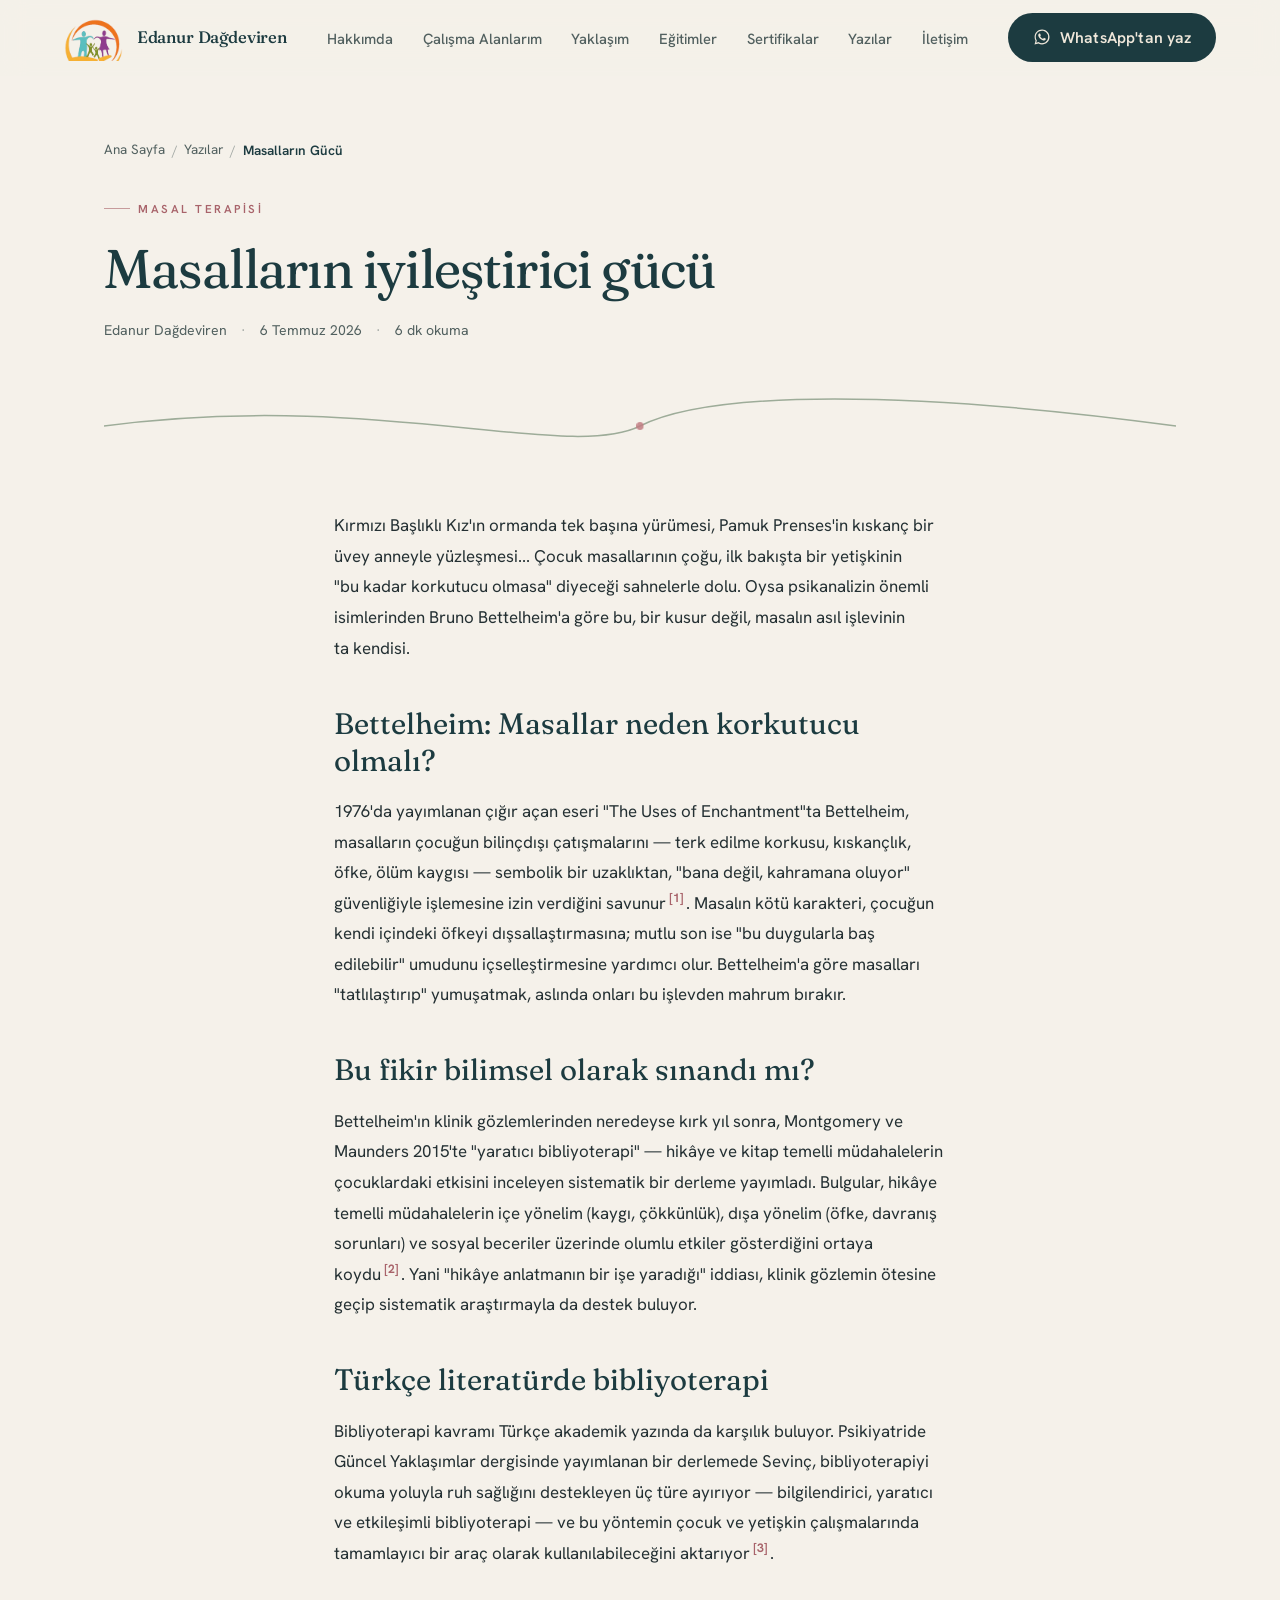
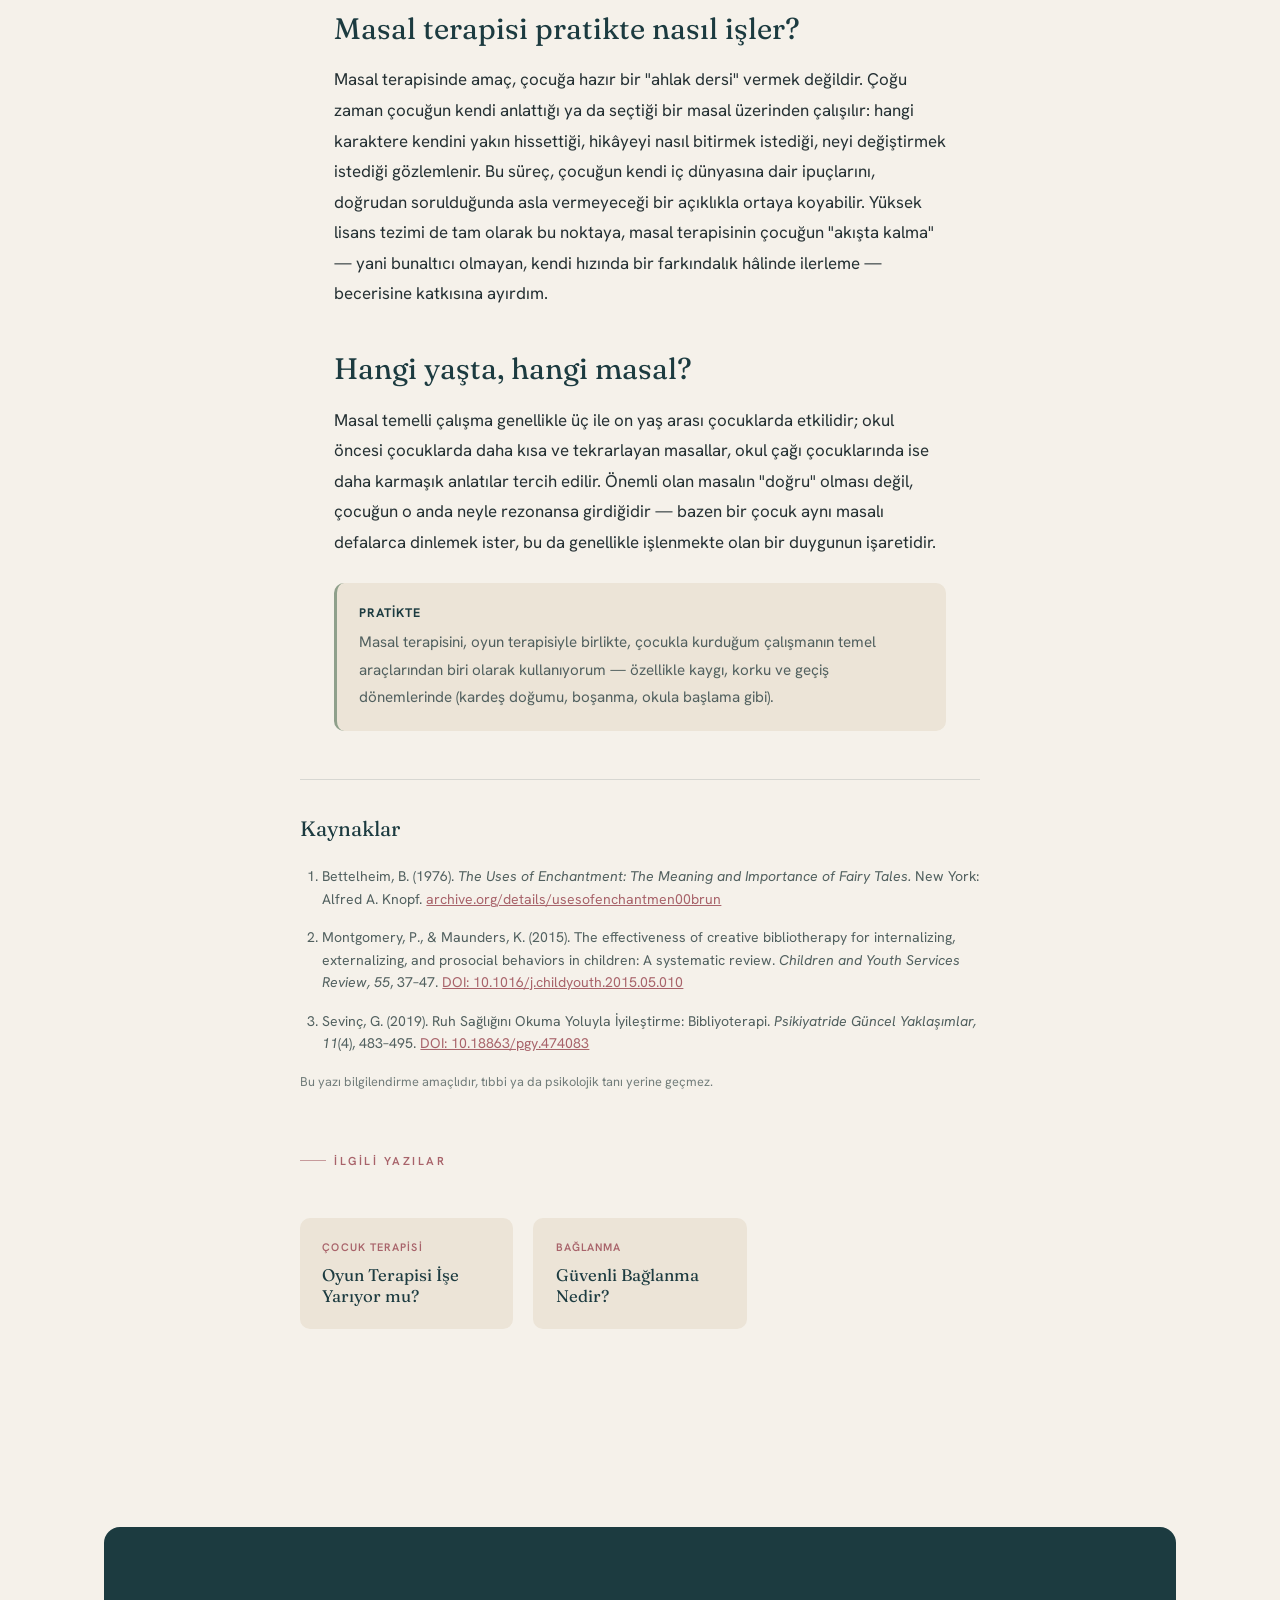
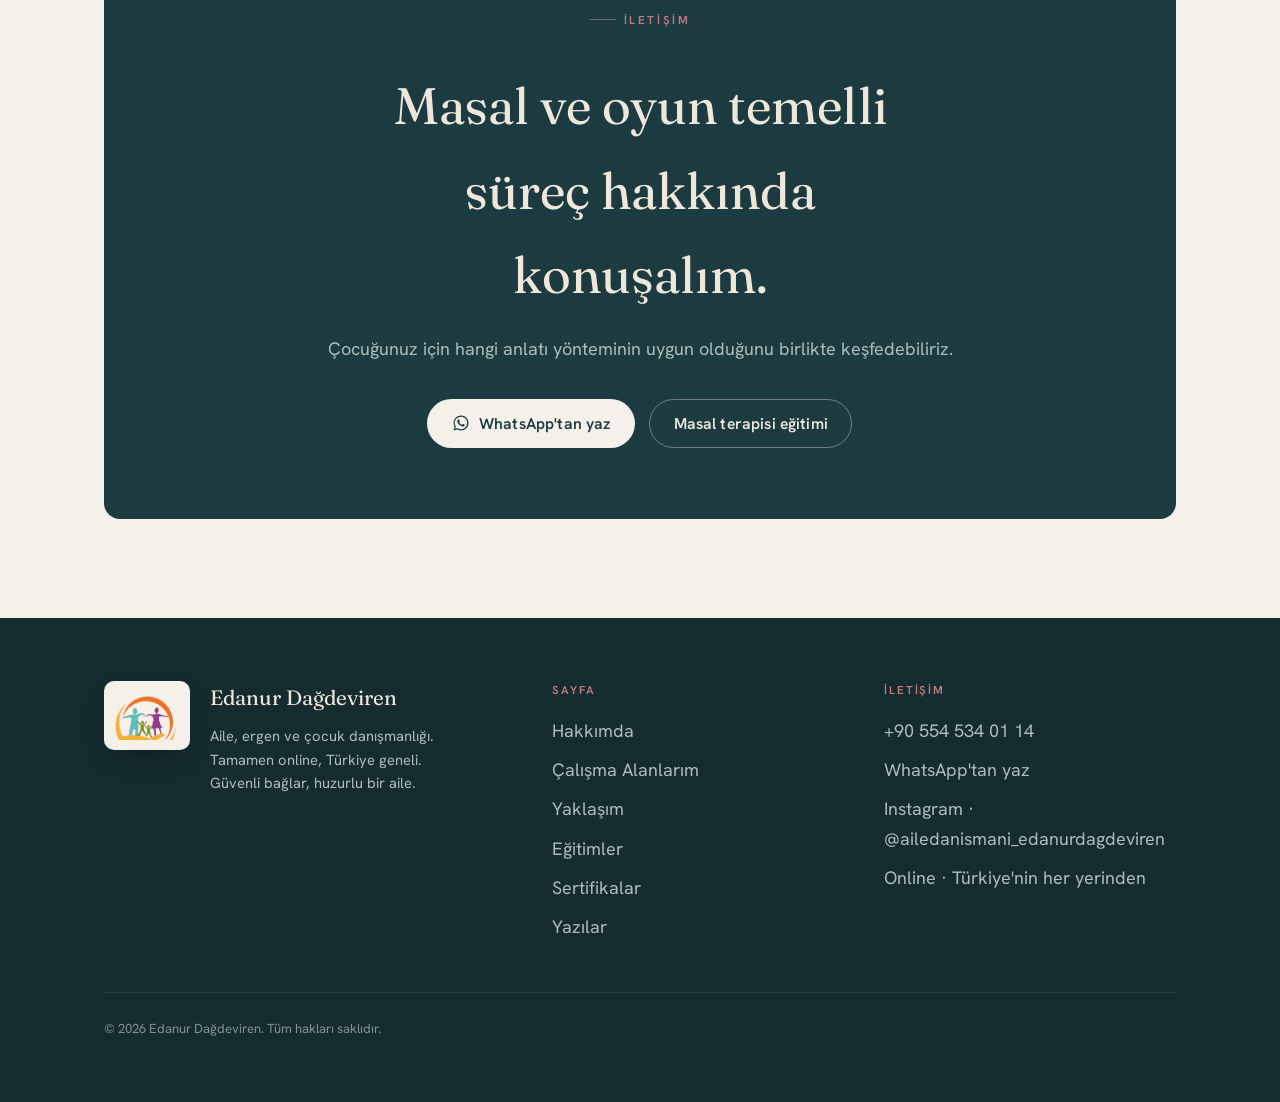
<file: site/yazilar/masallarin-iyilestirici-gucu/index.html>
<!DOCTYPE html>
<html lang="tr">
<head>
<meta charset="UTF-8" />
<script>document.documentElement.classList.add("js");</script>
<meta name="viewport" content="width=device-width, initial-scale=1.0" />
<title>Masalların İyileştirici Gücü: Hikâyenin Çocuk Terapisindeki Yeri | Edanur Dağdeviren</title>
<meta name="description" content="Bettelheim'ın klasik tezinden güncel bibliyoterapi araştırmalarına: masallar çocuğun iç dünyasını neden ve nasıl işler?" />
<link rel="canonical" href="https://edanurdagdeviren.com/yazilar/masallarin-iyilestirici-gucu" />
<meta name="theme-color" content="#F5F1EA" />
<link rel="icon" type="image/png" sizes="512x512" href="../../assets/icon-512.png" />
<link rel="apple-touch-icon" href="../../assets/apple-touch-icon.png" />

<meta property="og:type" content="article" />
<meta property="og:locale" content="tr_TR" />
<meta property="og:site_name" content="Edanur Dağdeviren" />
<meta property="og:title" content="Masalların İyileştirici Gücü: Hikâyenin Çocuk Terapisindeki Yeri" />
<meta property="og:description" content="Bettelheim'ın klasik tezinden güncel bibliyoterapi araştırmalarına: masallar çocuğun iç dünyasını neden ve nasıl işler?" />
<meta property="og:url" content="https://edanurdagdeviren.com/yazilar/masallarin-iyilestirici-gucu" />
<meta property="og:image" content="https://edanurdagdeviren.com/assets/og.jpg" />
<meta name="twitter:card" content="summary_large_image" />

<link rel="preconnect" href="https://fonts.googleapis.com" />
<link rel="preconnect" href="https://fonts.gstatic.com" crossorigin />
<link href="https://fonts.googleapis.com/css2?family=Fraunces:ital,opsz,wght@0,9..144,400;0,9..144,500;1,9..144,400;1,9..144,500&family=Hanken+Grotesk:wght@400;500;600;700&display=swap" rel="stylesheet" />
<link rel="stylesheet" href="../../assets/site.css" />

<script type="application/ld+json">
{
  "@context": "https://schema.org",
  "@graph": [
    {
      "@type": "Article",
      "@id": "https://edanurdagdeviren.com/yazilar/masallarin-iyilestirici-gucu#article",
      "headline": "Masalların İyileştirici Gücü: Çocuk Terapisinde Hikâyenin Yeri",
      "description": "Bettelheim'ın klasik tezinden güncel bibliyoterapi araştırmalarına: masallar çocuğun iç dünyasını neden ve nasıl işler?",
      "inLanguage": "tr",
      "datePublished": "2026-07-06",
      "dateModified": "2026-07-06",
      "author": { "@id": "https://edanurdagdeviren.com/#edanur" },
      "publisher": { "@id": "https://edanurdagdeviren.com/#edanur" },
      "image": "https://edanurdagdeviren.com/assets/og.jpg",
      "mainEntityOfPage": "https://edanurdagdeviren.com/yazilar/masallarin-iyilestirici-gucu",
      "articleSection": "Masal Terapisi"
    },
    {
      "@type": "BreadcrumbList",
      "itemListElement": [
        { "@type": "ListItem", "position": 1, "name": "Ana Sayfa", "item": "https://edanurdagdeviren.com/" },
        { "@type": "ListItem", "position": 2, "name": "Yazılar", "item": "https://edanurdagdeviren.com/yazilar" },
        { "@type": "ListItem", "position": 3, "name": "Masalların İyileştirici Gücü", "item": "https://edanurdagdeviren.com/yazilar/masallarin-iyilestirici-gucu" }
      ]
    }
  ]
}
</script>
</head>
<body>

<header class="nav">
  <div class="wrap">
    <a class="wordmark" href="/" aria-label="Edanur Dağdeviren ana sayfa">
      <img class="logo-mark" src="../../assets/logo-mark.png" alt="" width="163" height="120" />
      <span><b>Edanur Dağdeviren</b></span>
    </a>
    <nav aria-label="Birincil">
      <ul class="nav-links">
        <li><a href="/#hakkimda">Hakkımda</a></li>
        <li><a href="/#calisma">Çalışma Alanlarım</a></li>
        <li><a href="/#yaklasim">Yaklaşım</a></li>
        <li><a href="/#egitimler">Eğitimler</a></li>
        <li><a href="/sertifikalar">Sertifikalar</a></li>
        <li><a href="/yazilar" aria-current="page">Yazılar</a></li>
        <li><a href="/#iletisim">İletişim</a></li>
      </ul>
    </nav>
    <div class="nav-cta">
      <button class="nav-toggle" aria-label="Menüyü aç" aria-expanded="false" aria-controls="mobile-sheet">
        <svg viewBox="0 0 24 24" fill="none" stroke="currentColor" stroke-width="1.8" stroke-linecap="round"><path d="M4 7h16M4 12h16M4 17h16"/></svg>
      </button>
      <a class="btn btn-solid" aria-label="WhatsApp'tan yaz" data-wa href="https://wa.me/905545340114?text=Merhaba%2C%20dan%C4%B1%C5%9Fmanl%C4%B1k%20hakk%C4%B1nda%20bilgi%20almak%20istiyorum.">
        <svg viewBox="0 0 24 24" fill="currentColor" aria-hidden="true"><path d="M12.04 2C6.58 2 2.13 6.45 2.13 11.91c0 1.75.46 3.45 1.32 4.95L2 22l5.25-1.38c1.45.79 3.08 1.21 4.79 1.21h.01c5.46 0 9.91-4.45 9.91-9.91C21.96 6.45 17.5 2 12.04 2Zm0 18.15h-.01c-1.52 0-3.01-.41-4.3-1.18l-.31-.18-3.12.82.83-3.04-.2-.31a8.2 8.2 0 0 1-1.26-4.36c0-4.54 3.7-8.24 8.25-8.24 2.2 0 4.27.86 5.82 2.42a8.18 8.18 0 0 1 2.41 5.83c0 4.54-3.7 8.24-8.25 8.24Zm4.52-6.16c-.25-.12-1.47-.72-1.69-.81-.23-.08-.39-.12-.56.13-.16.25-.64.81-.79.97-.14.17-.29.19-.54.06-.25-.12-1.05-.39-1.99-1.23-.74-.66-1.23-1.47-1.38-1.72-.14-.25-.01-.38.11-.51.11-.11.25-.29.37-.43.13-.14.17-.25.25-.41.08-.17.04-.31-.02-.43-.06-.12-.56-1.34-.76-1.84-.2-.48-.4-.42-.56-.43h-.48c-.17 0-.43.06-.66.31-.23.25-.86.85-.86 2.07 0 1.22.89 2.4 1.01 2.56.12.17 1.75 2.67 4.23 3.74.59.26 1.05.41 1.41.52.59.19 1.13.16 1.56.1.48-.07 1.47-.6 1.68-1.18.21-.58.21-1.07.14-1.18-.06-.1-.22-.16-.47-.28Z"/></svg>
        <span class="label-long">WhatsApp'tan yaz</span><span class="label-mid">WhatsApp</span>
      </a>
    </div>
  </div>
</header>

<div class="mobile-sheet" id="mobile-sheet">
  <ul>
    <li><a href="/#hakkimda">Hakkımda</a></li>
    <li><a href="/#calisma">Çalışma Alanlarım</a></li>
    <li><a href="/#yaklasim">Yaklaşım</a></li>
    <li><a href="/#egitimler">Eğitimler</a></li>
    <li><a href="/sertifikalar">Sertifikalar</a></li>
    <li><a href="/yazilar">Yazılar</a></li>
    <li><a href="/#iletisim">İletişim</a></li>
  </ul>
</div>

<main id="top">

<section class="page-hero">
  <div class="wrap">
    <ul class="breadcrumb">
      <li><a href="/">Ana Sayfa</a></li>
      <li><a href="/yazilar">Yazılar</a></li>
      <li aria-current="page">Masalların Gücü</li>
    </ul>
    <p class="eyebrow reveal">Masal Terapisi</p>
    <h1 class="display reveal d1" style="font-size: clamp(2.1rem, 4.6vw, 3.4rem); max-width: 22ch;">Masalların iyileştirici gücü</h1>
    <div class="article-meta reveal d2">
      <span>Edanur Dağdeviren</span><span class="sep">·</span><span>6 Temmuz 2026</span><span class="sep">·</span><span>6 dk okuma</span>
    </div>
  </div>
</section>

<div class="wrap"><svg class="divider" viewBox="0 0 1200 96" preserveAspectRatio="none" data-thread aria-hidden="true"><path class="draw" d="M0 48 C 300 12, 520 84, 600 48 S 900 12, 1200 48"/><circle class="node" cx="600" cy="48" r="4" style="--o:.85"/></svg></div>

<section class="pad" style="padding-top: clamp(24px, 4vh, 48px);">
  <div class="wrap">
    <div class="article-body reveal">

      <p>Kırmızı Başlıklı Kız'ın ormanda tek başına yürümesi, Pamuk Prenses'in kıskanç bir üvey anneyle yüzleşmesi... Çocuk masallarının çoğu, ilk bakışta bir yetişkinin "bu kadar korkutucu olmasa" diyeceği sahnelerle dolu. Oysa psikanalizin önemli isimlerinden Bruno Bettelheim'a göre bu, bir kusur değil, masalın asıl işlevinin ta kendisi.</p>

      <h2>Bettelheim: Masallar neden korkutucu olmalı?</h2>
      <p>1976'da yayımlanan çığır açan eseri "The Uses of Enchantment"ta Bettelheim, masalların çocuğun bilinçdışı çatışmalarını — terk edilme korkusu, kıskançlık, öfke, ölüm kaygısı — sembolik bir uzaklıktan, "bana değil, kahramana oluyor" güvenliğiyle işlemesine izin verdiğini savunur<sup class="cite"><a href="#src1">[1]</a></sup>. Masalın kötü karakteri, çocuğun kendi içindeki öfkeyi dışsallaştırmasına; mutlu son ise "bu duygularla baş edilebilir" umudunu içselleştirmesine yardımcı olur. Bettelheim'a göre masalları "tatlılaştırıp" yumuşatmak, aslında onları bu işlevden mahrum bırakır.</p>

      <h2>Bu fikir bilimsel olarak sınandı mı?</h2>
      <p>Bettelheim'ın klinik gözlemlerinden neredeyse kırk yıl sonra, Montgomery ve Maunders 2015'te "yaratıcı bibliyoterapi" — hikâye ve kitap temelli müdahalelerin çocuklardaki etkisini inceleyen sistematik bir derleme yayımladı. Bulgular, hikâye temelli müdahalelerin içe yönelim (kaygı, çökkünlük), dışa yönelim (öfke, davranış sorunları) ve sosyal beceriler üzerinde olumlu etkiler gösterdiğini ortaya koydu<sup class="cite"><a href="#src2">[2]</a></sup>. Yani "hikâye anlatmanın bir işe yaradığı" iddiası, klinik gözlemin ötesine geçip sistematik araştırmayla da destek buluyor.</p>

      <h2>Türkçe literatürde bibliyoterapi</h2>
      <p>Bibliyoterapi kavramı Türkçe akademik yazında da karşılık buluyor. Psikiyatride Güncel Yaklaşımlar dergisinde yayımlanan bir derlemede Sevinç, bibliyoterapiyi okuma yoluyla ruh sağlığını destekleyen üç türe ayırıyor — bilgilendirici, yaratıcı ve etkileşimli bibliyoterapi — ve bu yöntemin çocuk ve yetişkin çalışmalarında tamamlayıcı bir araç olarak kullanılabileceğini aktarıyor<sup class="cite"><a href="#src3">[3]</a></sup>.</p>

      <h2>Masal terapisi pratikte nasıl işler?</h2>
      <p>Masal terapisinde amaç, çocuğa hazır bir "ahlak dersi" vermek değildir. Çoğu zaman çocuğun kendi anlattığı ya da seçtiği bir masal üzerinden çalışılır: hangi karaktere kendini yakın hissettiği, hikâyeyi nasıl bitirmek istediği, neyi değiştirmek istediği gözlemlenir. Bu süreç, çocuğun kendi iç dünyasına dair ipuçlarını, doğrudan sorulduğunda asla vermeyeceği bir açıklıkla ortaya koyabilir. Yüksek lisans tezimi de tam olarak bu noktaya, masal terapisinin çocuğun "akışta kalma" — yani bunaltıcı olmayan, kendi hızında bir farkındalık hâlinde ilerleme — becerisine katkısına ayırdım.</p>

      <h2>Hangi yaşta, hangi masal?</h2>
      <p>Masal temelli çalışma genellikle üç ile on yaş arası çocuklarda etkilidir; okul öncesi çocuklarda daha kısa ve tekrarlayan masallar, okul çağı çocuklarında ise daha karmaşık anlatılar tercih edilir. Önemli olan masalın "doğru" olması değil, çocuğun o anda neyle rezonansa girdiğidir — bazen bir çocuk aynı masalı defalarca dinlemek ister, bu da genellikle işlenmekte olan bir duygunun işaretidir.</p>

      <div class="note"><strong>Pratikte</strong> Masal terapisini, oyun terapisiyle birlikte, çocukla kurduğum çalışmanın temel araçlarından biri olarak kullanıyorum — özellikle kaygı, korku ve geçiş dönemlerinde (kardeş doğumu, boşanma, okula başlama gibi).</div>

    </div>

    <div class="sources">
      <h2>Kaynaklar</h2>
      <ol>
        <li id="src1">Bettelheim, B. (1976). <em>The Uses of Enchantment: The Meaning and Importance of Fairy Tales.</em> New York: Alfred A. Knopf. <a href="https://archive.org/details/usesofenchantmen00brun" target="_blank" rel="noopener">archive.org/details/usesofenchantmen00brun</a></li>
        <li id="src2">Montgomery, P., &amp; Maunders, K. (2015). The effectiveness of creative bibliotherapy for internalizing, externalizing, and prosocial behaviors in children: A systematic review. <em>Children and Youth Services Review, 55</em>, 37–47. <a href="https://www.sciencedirect.com/science/article/abs/pii/S0190740915001590" target="_blank" rel="noopener">DOI: 10.1016/j.childyouth.2015.05.010</a></li>
        <li id="src3">Sevinç, G. (2019). Ruh Sağlığını Okuma Yoluyla İyileştirme: Bibliyoterapi. <em>Psikiyatride Güncel Yaklaşımlar, 11</em>(4), 483–495. <a href="https://dergipark.org.tr/tr/pub/pgy/article/474083" target="_blank" rel="noopener">DOI: 10.18863/pgy.474083</a></li>
      </ol>
      <p class="src-note">Bu yazı bilgilendirme amaçlıdır, tıbbi ya da psikolojik tanı yerine geçmez.</p>
    </div>

    <div class="wrap" style="padding: 0; max-width: 68ch; margin: 3rem auto 0;">
      <p class="eyebrow reveal" style="margin-bottom: .8rem;">İlgili Yazılar</p>
      <div class="related-grid reveal">
        <a href="/yazilar/oyun-terapisi-etkili-mi"><span class="tag">Çocuk Terapisi</span><strong>Oyun Terapisi İşe Yarıyor mu?</strong></a>
        <a href="/yazilar/guvenli-baglanma-nedir"><span class="tag">Bağlanma</span><strong>Güvenli Bağlanma Nedir?</strong></a>
      </div>
    </div>

  </div>
</section>

<section class="pad">
  <div class="wrap">
    <div class="cta-box reveal">
      <p class="eyebrow on-dark" style="justify-content:center;">İletişim</p>
      <h2>Masal ve oyun temelli süreç hakkında konuşalım.</h2>
      <p>Çocuğunuz için hangi anlatı yönteminin uygun olduğunu birlikte keşfedebiliriz.</p>
      <div class="ctas">
        <a class="btn btn-light" data-wa href="https://wa.me/905545340114?text=Merhaba%2C%20dan%C4%B1%C5%9Fmanl%C4%B1k%20hakk%C4%B1nda%20bilgi%20almak%20istiyorum.">
          <svg viewBox="0 0 24 24" fill="currentColor" aria-hidden="true"><path d="M12.04 2C6.58 2 2.13 6.45 2.13 11.91c0 1.75.46 3.45 1.32 4.95L2 22l5.25-1.38c1.45.79 3.08 1.21 4.79 1.21h.01c5.46 0 9.91-4.45 9.91-9.91C21.96 6.45 17.5 2 12.04 2Zm0 18.15h-.01c-1.52 0-3.01-.41-4.3-1.18l-.31-.18-3.12.82.83-3.04-.2-.31a8.2 8.2 0 0 1-1.26-4.36c0-4.54 3.7-8.24 8.25-8.24 2.2 0 4.27.86 5.82 2.42a8.18 8.18 0 0 1 2.41 5.83c0 4.54-3.7 8.24-8.25 8.24Zm4.52-6.16c-.25-.12-1.47-.72-1.69-.81-.23-.08-.39-.12-.56.13-.16.25-.64.81-.79.97-.14.17-.29.19-.54.06-.25-.12-1.05-.39-1.99-1.23-.74-.66-1.23-1.47-1.38-1.72-.14-.25-.01-.38.11-.51.11-.11.25-.29.37-.43.13-.14.17-.25.25-.41.08-.17.04-.31-.02-.43-.06-.12-.56-1.34-.76-1.84-.2-.48-.4-.42-.56-.43h-.48c-.17 0-.43.06-.66.31-.23.25-.86.85-.86 2.07 0 1.22.89 2.4 1.01 2.56.12.17 1.75 2.67 4.23 3.74.59.26 1.05.41 1.41.52.59.19 1.13.16 1.56.1.48-.07 1.47-.6 1.68-1.18.21-.58.21-1.07.14-1.18-.06-.1-.22-.16-.47-.28Z"/></svg>
          WhatsApp'tan yaz
        </a>
        <a class="btn btn-ghost-light" href="/sertifikalar">Masal terapisi eğitimi</a>
      </div>
    </div>
  </div>
</section>

</main>

<footer class="footer">
  <div class="wrap">
    <div class="footer-brand">
      <img class="footer-mark" src="../../assets/logo-mark.png" alt="Edanur Dağdeviren logosu" width="163" height="120" />
      <div>
        <p class="brand">Edanur Dağdeviren</p>
        <p>Aile, ergen ve çocuk danışmanlığı.<br />Tamamen online, Türkiye geneli.<br />Güvenli bağlar, huzurlu bir aile.</p>
      </div>
    </div>
    <div>
      <p class="footer-h">Sayfa</p>
      <ul>
        <li><a href="/#hakkimda">Hakkımda</a></li>
        <li><a href="/#calisma">Çalışma Alanlarım</a></li>
        <li><a href="/#yaklasim">Yaklaşım</a></li>
        <li><a href="/#egitimler">Eğitimler</a></li>
        <li><a href="/sertifikalar">Sertifikalar</a></li>
        <li><a href="/yazilar">Yazılar</a></li>
      </ul>
    </div>
    <div>
      <p class="footer-h">İletişim</p>
      <ul>
        <li><a href="tel:+905545340114">+90 554 534 01 14</a></li>
        <li><a data-wa href="https://wa.me/905545340114?text=Merhaba%2C%20dan%C4%B1%C5%9Fmanl%C4%B1k%20hakk%C4%B1nda%20bilgi%20almak%20istiyorum.">WhatsApp'tan yaz</a></li>
        <li><a data-ig href="https://www.instagram.com/ailedanismani_edanurdagdeviren/">Instagram · @ailedanismani_edanurdagdeviren</a></li>
        <li><span>Online · Türkiye'nin her yerinden</span></li>
      </ul>
    </div>
    <p class="legal">© <span id="yr"></span> Edanur Dağdeviren. Tüm hakları saklıdır.</p>
  </div>
</footer>

<script>document.getElementById("yr").textContent = new Date().getFullYear();</script>
<script src="../../assets/site.js"></script>
</body>
</html>
</file>
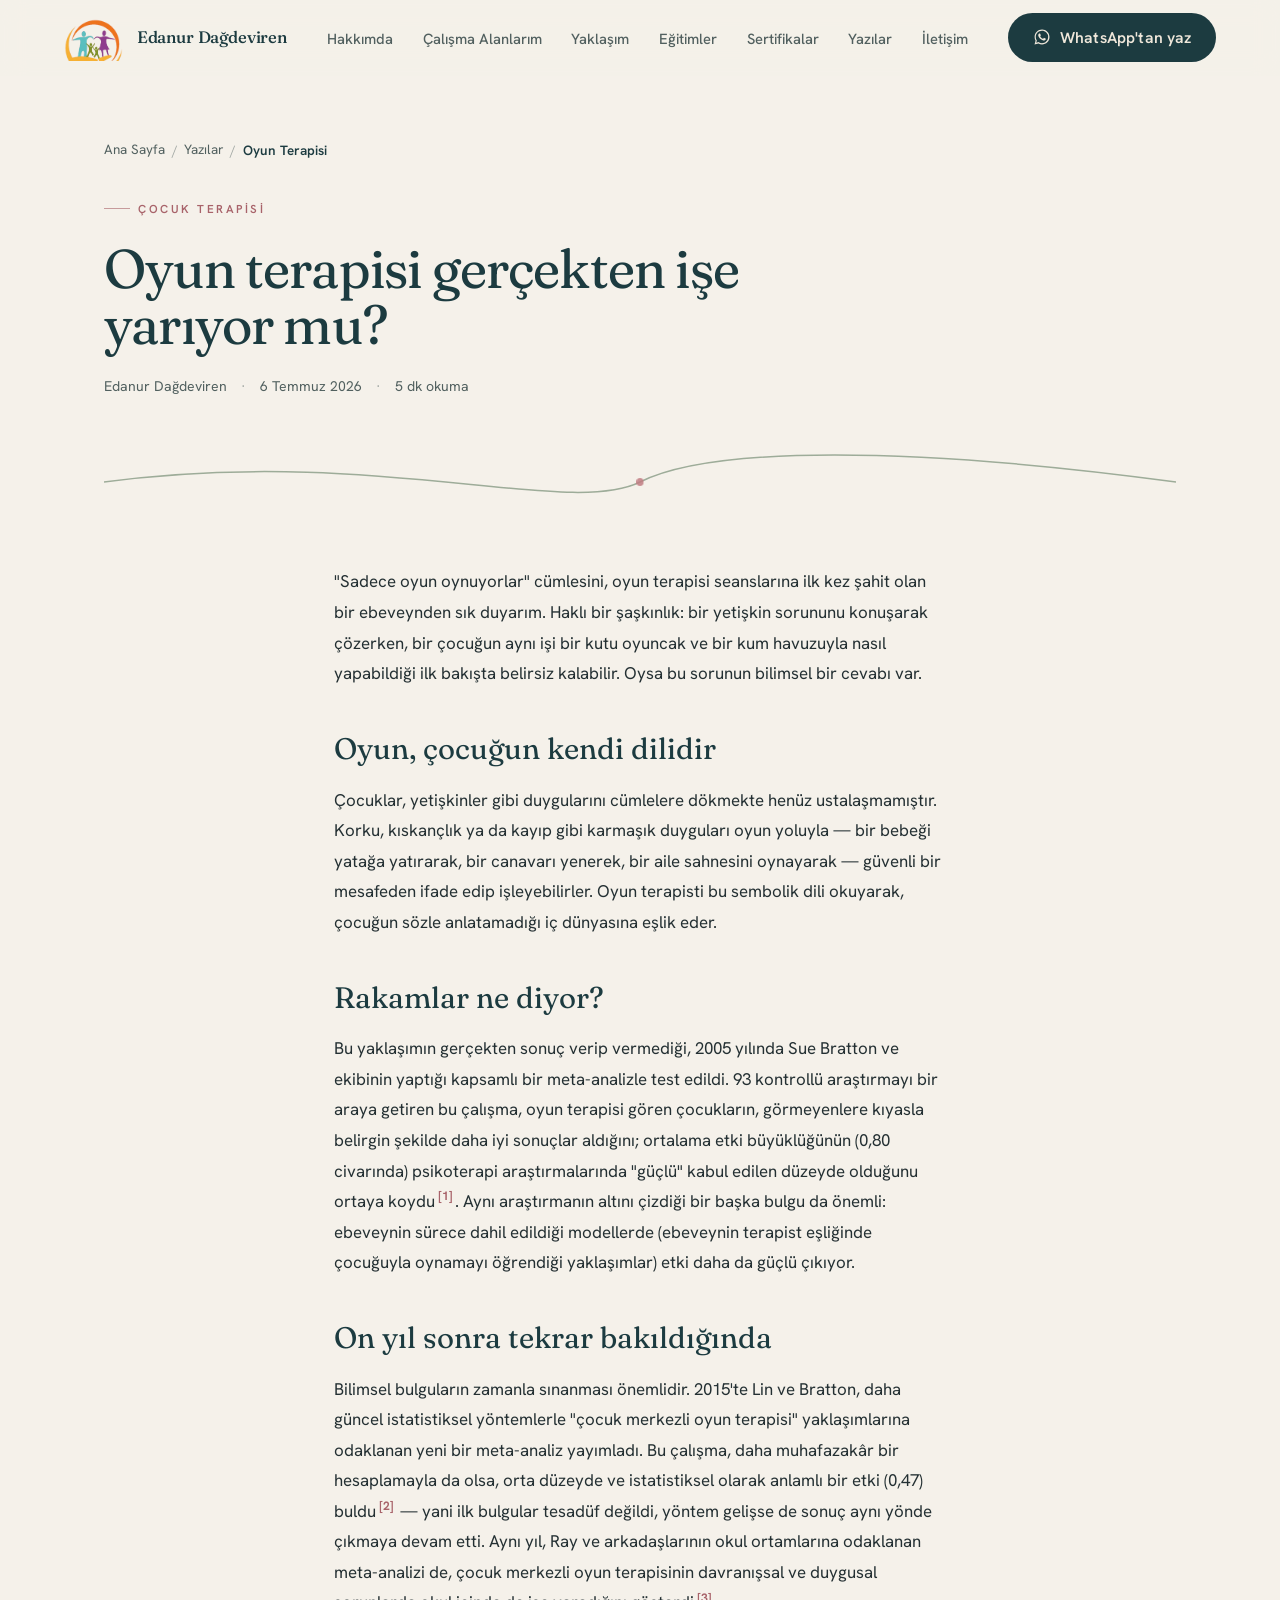
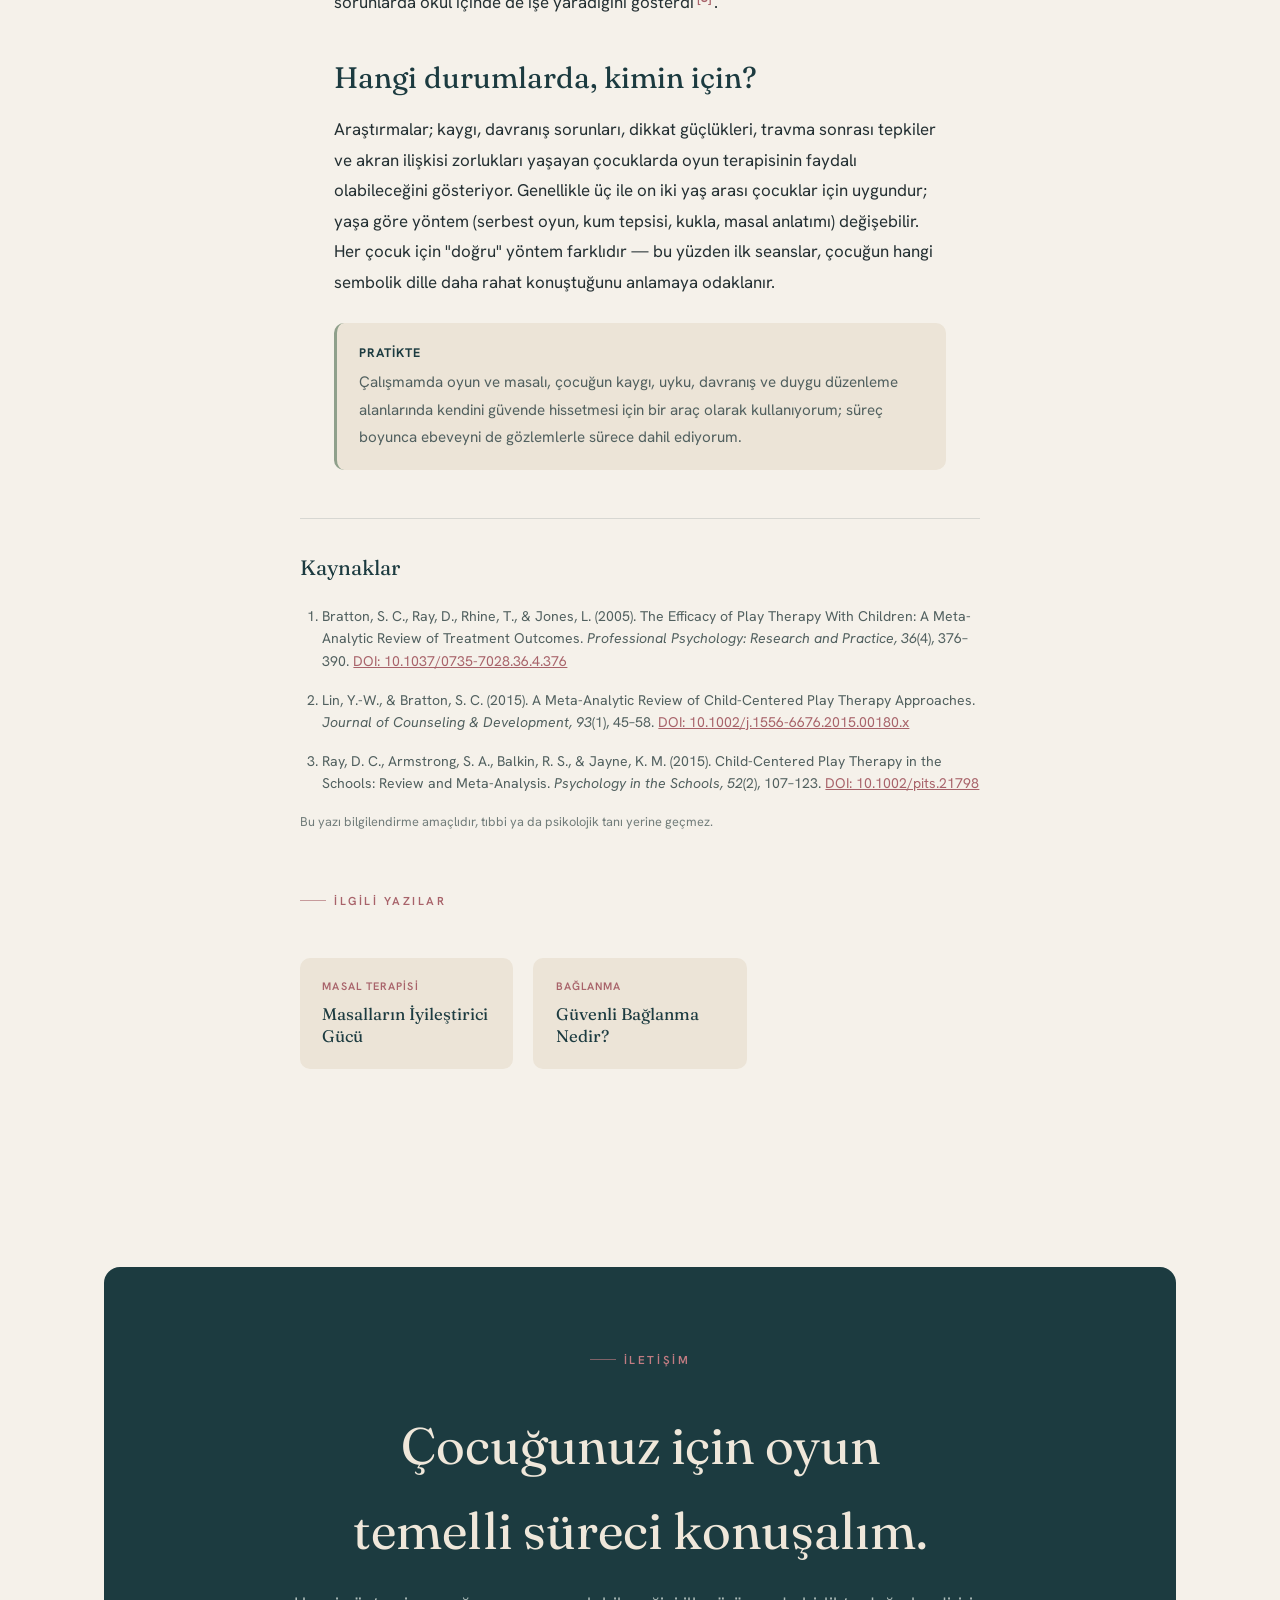
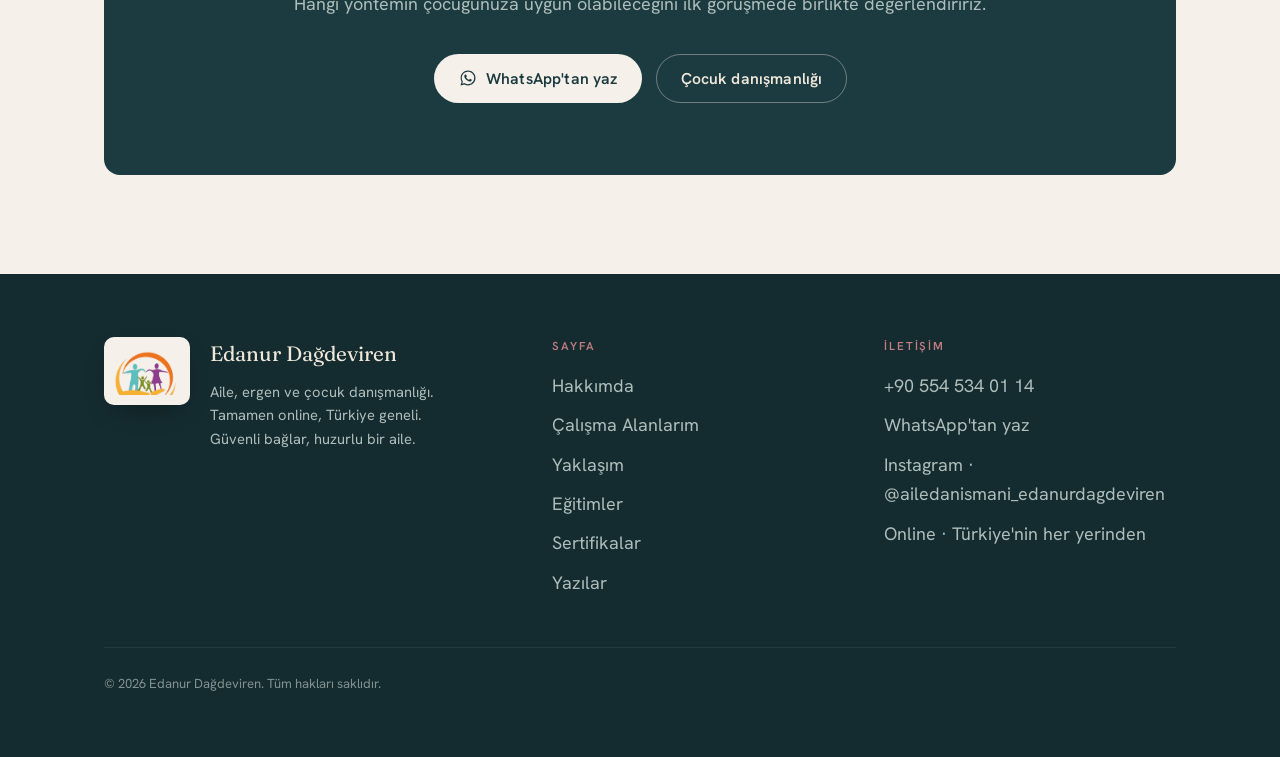
<file: site/yazilar/oyun-terapisi-etkili-mi/index.html>
<!DOCTYPE html>
<html lang="tr">
<head>
<meta charset="UTF-8" />
<script>document.documentElement.classList.add("js");</script>
<meta name="viewport" content="width=device-width, initial-scale=1.0" />
<title>Oyun Terapisi Gerçekten İşe Yarıyor mu? | Edanur Dağdeviren</title>
<meta name="description" content="Oyun terapisinin etkililiğine dair meta-analiz bulguları: 93 çalışmanın ortak sonucu, ebeveyn katılımının rolü ve hangi durumlarda işe yaradığı." />
<link rel="canonical" href="https://edanurdagdeviren.com/yazilar/oyun-terapisi-etkili-mi" />
<meta name="theme-color" content="#F5F1EA" />
<link rel="icon" type="image/png" sizes="512x512" href="../../assets/icon-512.png" />
<link rel="apple-touch-icon" href="../../assets/apple-touch-icon.png" />

<meta property="og:type" content="article" />
<meta property="og:locale" content="tr_TR" />
<meta property="og:site_name" content="Edanur Dağdeviren" />
<meta property="og:title" content="Oyun Terapisi Gerçekten İşe Yarıyor mu?" />
<meta property="og:description" content="Oyun terapisinin etkililiğine dair meta-analiz bulguları: 93 çalışmanın ortak sonucu, ebeveyn katılımının rolü ve hangi durumlarda işe yaradığı." />
<meta property="og:url" content="https://edanurdagdeviren.com/yazilar/oyun-terapisi-etkili-mi" />
<meta property="og:image" content="https://edanurdagdeviren.com/assets/og.jpg" />
<meta name="twitter:card" content="summary_large_image" />

<link rel="preconnect" href="https://fonts.googleapis.com" />
<link rel="preconnect" href="https://fonts.gstatic.com" crossorigin />
<link href="https://fonts.googleapis.com/css2?family=Fraunces:ital,opsz,wght@0,9..144,400;0,9..144,500;1,9..144,400;1,9..144,500&family=Hanken+Grotesk:wght@400;500;600;700&display=swap" rel="stylesheet" />
<link rel="stylesheet" href="../../assets/site.css" />

<script type="application/ld+json">
{
  "@context": "https://schema.org",
  "@graph": [
    {
      "@type": "Article",
      "@id": "https://edanurdagdeviren.com/yazilar/oyun-terapisi-etkili-mi#article",
      "headline": "Oyun Terapisi Gerçekten İşe Yarıyor mu? Bilimin Cevabı",
      "description": "Oyun terapisinin etkililiğine dair meta-analiz bulguları: 93 çalışmanın ortak sonucu, ebeveyn katılımının rolü ve hangi durumlarda işe yaradığı.",
      "inLanguage": "tr",
      "datePublished": "2026-07-06",
      "dateModified": "2026-07-06",
      "author": { "@id": "https://edanurdagdeviren.com/#edanur" },
      "publisher": { "@id": "https://edanurdagdeviren.com/#edanur" },
      "image": "https://edanurdagdeviren.com/assets/og.jpg",
      "mainEntityOfPage": "https://edanurdagdeviren.com/yazilar/oyun-terapisi-etkili-mi",
      "articleSection": "Çocuk Terapisi"
    },
    {
      "@type": "BreadcrumbList",
      "itemListElement": [
        { "@type": "ListItem", "position": 1, "name": "Ana Sayfa", "item": "https://edanurdagdeviren.com/" },
        { "@type": "ListItem", "position": 2, "name": "Yazılar", "item": "https://edanurdagdeviren.com/yazilar" },
        { "@type": "ListItem", "position": 3, "name": "Oyun Terapisi Etkili mi?", "item": "https://edanurdagdeviren.com/yazilar/oyun-terapisi-etkili-mi" }
      ]
    }
  ]
}
</script>
</head>
<body>

<header class="nav">
  <div class="wrap">
    <a class="wordmark" href="/" aria-label="Edanur Dağdeviren ana sayfa">
      <img class="logo-mark" src="../../assets/logo-mark.png" alt="" width="163" height="120" />
      <span><b>Edanur Dağdeviren</b></span>
    </a>
    <nav aria-label="Birincil">
      <ul class="nav-links">
        <li><a href="/#hakkimda">Hakkımda</a></li>
        <li><a href="/#calisma">Çalışma Alanlarım</a></li>
        <li><a href="/#yaklasim">Yaklaşım</a></li>
        <li><a href="/#egitimler">Eğitimler</a></li>
        <li><a href="/sertifikalar">Sertifikalar</a></li>
        <li><a href="/yazilar" aria-current="page">Yazılar</a></li>
        <li><a href="/#iletisim">İletişim</a></li>
      </ul>
    </nav>
    <div class="nav-cta">
      <button class="nav-toggle" aria-label="Menüyü aç" aria-expanded="false" aria-controls="mobile-sheet">
        <svg viewBox="0 0 24 24" fill="none" stroke="currentColor" stroke-width="1.8" stroke-linecap="round"><path d="M4 7h16M4 12h16M4 17h16"/></svg>
      </button>
      <a class="btn btn-solid" aria-label="WhatsApp'tan yaz" data-wa href="https://wa.me/905545340114?text=Merhaba%2C%20dan%C4%B1%C5%9Fmanl%C4%B1k%20hakk%C4%B1nda%20bilgi%20almak%20istiyorum.">
        <svg viewBox="0 0 24 24" fill="currentColor" aria-hidden="true"><path d="M12.04 2C6.58 2 2.13 6.45 2.13 11.91c0 1.75.46 3.45 1.32 4.95L2 22l5.25-1.38c1.45.79 3.08 1.21 4.79 1.21h.01c5.46 0 9.91-4.45 9.91-9.91C21.96 6.45 17.5 2 12.04 2Zm0 18.15h-.01c-1.52 0-3.01-.41-4.3-1.18l-.31-.18-3.12.82.83-3.04-.2-.31a8.2 8.2 0 0 1-1.26-4.36c0-4.54 3.7-8.24 8.25-8.24 2.2 0 4.27.86 5.82 2.42a8.18 8.18 0 0 1 2.41 5.83c0 4.54-3.7 8.24-8.25 8.24Zm4.52-6.16c-.25-.12-1.47-.72-1.69-.81-.23-.08-.39-.12-.56.13-.16.25-.64.81-.79.97-.14.17-.29.19-.54.06-.25-.12-1.05-.39-1.99-1.23-.74-.66-1.23-1.47-1.38-1.72-.14-.25-.01-.38.11-.51.11-.11.25-.29.37-.43.13-.14.17-.25.25-.41.08-.17.04-.31-.02-.43-.06-.12-.56-1.34-.76-1.84-.2-.48-.4-.42-.56-.43h-.48c-.17 0-.43.06-.66.31-.23.25-.86.85-.86 2.07 0 1.22.89 2.4 1.01 2.56.12.17 1.75 2.67 4.23 3.74.59.26 1.05.41 1.41.52.59.19 1.13.16 1.56.1.48-.07 1.47-.6 1.68-1.18.21-.58.21-1.07.14-1.18-.06-.1-.22-.16-.47-.28Z"/></svg>
        <span class="label-long">WhatsApp'tan yaz</span><span class="label-mid">WhatsApp</span>
      </a>
    </div>
  </div>
</header>

<div class="mobile-sheet" id="mobile-sheet">
  <ul>
    <li><a href="/#hakkimda">Hakkımda</a></li>
    <li><a href="/#calisma">Çalışma Alanlarım</a></li>
    <li><a href="/#yaklasim">Yaklaşım</a></li>
    <li><a href="/#egitimler">Eğitimler</a></li>
    <li><a href="/sertifikalar">Sertifikalar</a></li>
    <li><a href="/yazilar">Yazılar</a></li>
    <li><a href="/#iletisim">İletişim</a></li>
  </ul>
</div>

<main id="top">

<section class="page-hero">
  <div class="wrap">
    <ul class="breadcrumb">
      <li><a href="/">Ana Sayfa</a></li>
      <li><a href="/yazilar">Yazılar</a></li>
      <li aria-current="page">Oyun Terapisi</li>
    </ul>
    <p class="eyebrow reveal">Çocuk Terapisi</p>
    <h1 class="display reveal d1" style="font-size: clamp(2.1rem, 4.6vw, 3.4rem); max-width: 20ch;">Oyun terapisi gerçekten işe yarıyor mu?</h1>
    <div class="article-meta reveal d2">
      <span>Edanur Dağdeviren</span><span class="sep">·</span><span>6 Temmuz 2026</span><span class="sep">·</span><span>5 dk okuma</span>
    </div>
  </div>
</section>

<div class="wrap"><svg class="divider" viewBox="0 0 1200 96" preserveAspectRatio="none" data-thread aria-hidden="true"><path class="draw" d="M0 48 C 300 12, 520 84, 600 48 S 900 12, 1200 48"/><circle class="node" cx="600" cy="48" r="4" style="--o:.85"/></svg></div>

<section class="pad" style="padding-top: clamp(24px, 4vh, 48px);">
  <div class="wrap">
    <div class="article-body reveal">

      <p>"Sadece oyun oynuyorlar" cümlesini, oyun terapisi seanslarına ilk kez şahit olan bir ebeveynden sık duyarım. Haklı bir şaşkınlık: bir yetişkin sorununu konuşarak çözerken, bir çocuğun aynı işi bir kutu oyuncak ve bir kum havuzuyla nasıl yapabildiği ilk bakışta belirsiz kalabilir. Oysa bu sorunun bilimsel bir cevabı var.</p>

      <h2>Oyun, çocuğun kendi dilidir</h2>
      <p>Çocuklar, yetişkinler gibi duygularını cümlelere dökmekte henüz ustalaşmamıştır. Korku, kıskançlık ya da kayıp gibi karmaşık duyguları oyun yoluyla — bir bebeği yatağa yatırarak, bir canavarı yenerek, bir aile sahnesini oynayarak — güvenli bir mesafeden ifade edip işleyebilirler. Oyun terapisti bu sembolik dili okuyarak, çocuğun sözle anlatamadığı iç dünyasına eşlik eder.</p>

      <h2>Rakamlar ne diyor?</h2>
      <p>Bu yaklaşımın gerçekten sonuç verip vermediği, 2005 yılında Sue Bratton ve ekibinin yaptığı kapsamlı bir meta-analizle test edildi. 93 kontrollü araştırmayı bir araya getiren bu çalışma, oyun terapisi gören çocukların, görmeyenlere kıyasla belirgin şekilde daha iyi sonuçlar aldığını; ortalama etki büyüklüğünün (0,80 civarında) psikoterapi araştırmalarında "güçlü" kabul edilen düzeyde olduğunu ortaya koydu<sup class="cite"><a href="#src1">[1]</a></sup>. Aynı araştırmanın altını çizdiği bir başka bulgu da önemli: ebeveynin sürece dahil edildiği modellerde (ebeveynin terapist eşliğinde çocuğuyla oynamayı öğrendiği yaklaşımlar) etki daha da güçlü çıkıyor.</p>

      <h2>On yıl sonra tekrar bakıldığında</h2>
      <p>Bilimsel bulguların zamanla sınanması önemlidir. 2015'te Lin ve Bratton, daha güncel istatistiksel yöntemlerle "çocuk merkezli oyun terapisi" yaklaşımlarına odaklanan yeni bir meta-analiz yayımladı. Bu çalışma, daha muhafazakâr bir hesaplamayla da olsa, orta düzeyde ve istatistiksel olarak anlamlı bir etki (0,47) buldu<sup class="cite"><a href="#src2">[2]</a></sup> — yani ilk bulgular tesadüf değildi, yöntem gelişse de sonuç aynı yönde çıkmaya devam etti. Aynı yıl, Ray ve arkadaşlarının okul ortamlarına odaklanan meta-analizi de, çocuk merkezli oyun terapisinin davranışsal ve duygusal sorunlarda okul içinde de işe yaradığını gösterdi<sup class="cite"><a href="#src3">[3]</a></sup>.</p>

      <h2>Hangi durumlarda, kimin için?</h2>
      <p>Araştırmalar; kaygı, davranış sorunları, dikkat güçlükleri, travma sonrası tepkiler ve akran ilişkisi zorlukları yaşayan çocuklarda oyun terapisinin faydalı olabileceğini gösteriyor. Genellikle üç ile on iki yaş arası çocuklar için uygundur; yaşa göre yöntem (serbest oyun, kum tepsisi, kukla, masal anlatımı) değişebilir. Her çocuk için "doğru" yöntem farklıdır — bu yüzden ilk seanslar, çocuğun hangi sembolik dille daha rahat konuştuğunu anlamaya odaklanır.</p>

      <div class="note"><strong>Pratikte</strong> Çalışmamda oyun ve masalı, çocuğun kaygı, uyku, davranış ve duygu düzenleme alanlarında kendini güvende hissetmesi için bir araç olarak kullanıyorum; süreç boyunca ebeveyni de gözlemlerle sürece dahil ediyorum.</div>

    </div>

    <div class="sources">
      <h2>Kaynaklar</h2>
      <ol>
        <li id="src1">Bratton, S. C., Ray, D., Rhine, T., &amp; Jones, L. (2005). The Efficacy of Play Therapy With Children: A Meta-Analytic Review of Treatment Outcomes. <em>Professional Psychology: Research and Practice, 36</em>(4), 376–390. <a href="https://psycnet.apa.org/doiLanding?doi=10.1037%2F0735-7028.36.4.376" target="_blank" rel="noopener">DOI: 10.1037/0735-7028.36.4.376</a></li>
        <li id="src2">Lin, Y.-W., &amp; Bratton, S. C. (2015). A Meta-Analytic Review of Child-Centered Play Therapy Approaches. <em>Journal of Counseling &amp; Development, 93</em>(1), 45–58. <a href="https://onlinelibrary.wiley.com/doi/abs/10.1002/j.1556-6676.2015.00180.x" target="_blank" rel="noopener">DOI: 10.1002/j.1556-6676.2015.00180.x</a></li>
        <li id="src3">Ray, D. C., Armstrong, S. A., Balkin, R. S., &amp; Jayne, K. M. (2015). Child-Centered Play Therapy in the Schools: Review and Meta-Analysis. <em>Psychology in the Schools, 52</em>(2), 107–123. <a href="https://onlinelibrary.wiley.com/doi/10.1002/pits.21798" target="_blank" rel="noopener">DOI: 10.1002/pits.21798</a></li>
      </ol>
      <p class="src-note">Bu yazı bilgilendirme amaçlıdır, tıbbi ya da psikolojik tanı yerine geçmez.</p>
    </div>

    <div class="wrap" style="padding: 0; max-width: 68ch; margin: 3rem auto 0;">
      <p class="eyebrow reveal" style="margin-bottom: .8rem;">İlgili Yazılar</p>
      <div class="related-grid reveal">
        <a href="/yazilar/masallarin-iyilestirici-gucu"><span class="tag">Masal Terapisi</span><strong>Masalların İyileştirici Gücü</strong></a>
        <a href="/yazilar/guvenli-baglanma-nedir"><span class="tag">Bağlanma</span><strong>Güvenli Bağlanma Nedir?</strong></a>
      </div>
    </div>

  </div>
</section>

<section class="pad">
  <div class="wrap">
    <div class="cta-box reveal">
      <p class="eyebrow on-dark" style="justify-content:center;">İletişim</p>
      <h2>Çocuğunuz için oyun temelli süreci konuşalım.</h2>
      <p>Hangi yöntemin çocuğunuza uygun olabileceğini ilk görüşmede birlikte değerlendiririz.</p>
      <div class="ctas">
        <a class="btn btn-light" data-wa href="https://wa.me/905545340114?text=Merhaba%2C%20dan%C4%B1%C5%9Fmanl%C4%B1k%20hakk%C4%B1nda%20bilgi%20almak%20istiyorum.">
          <svg viewBox="0 0 24 24" fill="currentColor" aria-hidden="true"><path d="M12.04 2C6.58 2 2.13 6.45 2.13 11.91c0 1.75.46 3.45 1.32 4.95L2 22l5.25-1.38c1.45.79 3.08 1.21 4.79 1.21h.01c5.46 0 9.91-4.45 9.91-9.91C21.96 6.45 17.5 2 12.04 2Zm0 18.15h-.01c-1.52 0-3.01-.41-4.3-1.18l-.31-.18-3.12.82.83-3.04-.2-.31a8.2 8.2 0 0 1-1.26-4.36c0-4.54 3.7-8.24 8.25-8.24 2.2 0 4.27.86 5.82 2.42a8.18 8.18 0 0 1 2.41 5.83c0 4.54-3.7 8.24-8.25 8.24Zm4.52-6.16c-.25-.12-1.47-.72-1.69-.81-.23-.08-.39-.12-.56.13-.16.25-.64.81-.79.97-.14.17-.29.19-.54.06-.25-.12-1.05-.39-1.99-1.23-.74-.66-1.23-1.47-1.38-1.72-.14-.25-.01-.38.11-.51.11-.11.25-.29.37-.43.13-.14.17-.25.25-.41.08-.17.04-.31-.02-.43-.06-.12-.56-1.34-.76-1.84-.2-.48-.4-.42-.56-.43h-.48c-.17 0-.43.06-.66.31-.23.25-.86.85-.86 2.07 0 1.22.89 2.4 1.01 2.56.12.17 1.75 2.67 4.23 3.74.59.26 1.05.41 1.41.52.59.19 1.13.16 1.56.1.48-.07 1.47-.6 1.68-1.18.21-.58.21-1.07.14-1.18-.06-.1-.22-.16-.47-.28Z"/></svg>
          WhatsApp'tan yaz
        </a>
        <a class="btn btn-ghost-light" href="/#calisma">Çocuk danışmanlığı</a>
      </div>
    </div>
  </div>
</section>

</main>

<footer class="footer">
  <div class="wrap">
    <div class="footer-brand">
      <img class="footer-mark" src="../../assets/logo-mark.png" alt="Edanur Dağdeviren logosu" width="163" height="120" />
      <div>
        <p class="brand">Edanur Dağdeviren</p>
        <p>Aile, ergen ve çocuk danışmanlığı.<br />Tamamen online, Türkiye geneli.<br />Güvenli bağlar, huzurlu bir aile.</p>
      </div>
    </div>
    <div>
      <p class="footer-h">Sayfa</p>
      <ul>
        <li><a href="/#hakkimda">Hakkımda</a></li>
        <li><a href="/#calisma">Çalışma Alanlarım</a></li>
        <li><a href="/#yaklasim">Yaklaşım</a></li>
        <li><a href="/#egitimler">Eğitimler</a></li>
        <li><a href="/sertifikalar">Sertifikalar</a></li>
        <li><a href="/yazilar">Yazılar</a></li>
      </ul>
    </div>
    <div>
      <p class="footer-h">İletişim</p>
      <ul>
        <li><a href="tel:+905545340114">+90 554 534 01 14</a></li>
        <li><a data-wa href="https://wa.me/905545340114?text=Merhaba%2C%20dan%C4%B1%C5%9Fmanl%C4%B1k%20hakk%C4%B1nda%20bilgi%20almak%20istiyorum.">WhatsApp'tan yaz</a></li>
        <li><a data-ig href="https://www.instagram.com/ailedanismani_edanurdagdeviren/">Instagram · @ailedanismani_edanurdagdeviren</a></li>
        <li><span>Online · Türkiye'nin her yerinden</span></li>
      </ul>
    </div>
    <p class="legal">© <span id="yr"></span> Edanur Dağdeviren. Tüm hakları saklıdır.</p>
  </div>
</footer>

<script>document.getElementById("yr").textContent = new Date().getFullYear();</script>
<script src="../../assets/site.js"></script>
</body>
</html>
</file>
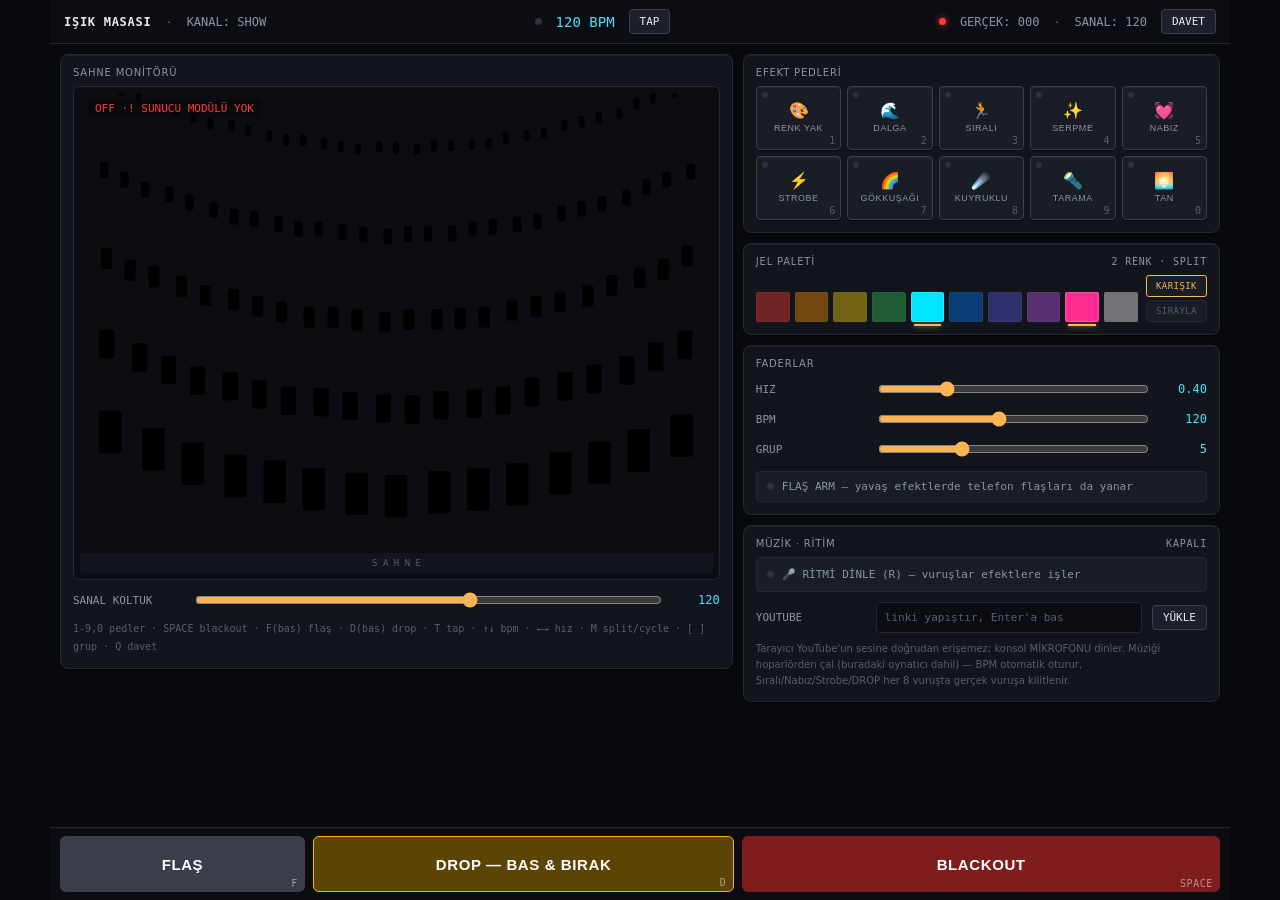
<file: prototype/operator.html>
<!DOCTYPE html>
<html lang="tr">
<head>
<meta charset="UTF-8">
<meta name="viewport" content="width=device-width, initial-scale=1, viewport-fit=cover">
<title>Işık Masası — Operatör</title>
<style>
  :root {
    color-scheme: dark;
    --chassis:#07090C; --panel:#12151B; --well:#0B0D12; --hair:#222834; --edge:#39414F;
    --txt:#E8ECF2; --mut:#8B94A6; --dim:#565F70;
    --amber:#FFB454; --green:#2EE66B; --red:#FF3B30; --cyan:#47E0FF; --drop:#FFB800;
    --mono:ui-monospace,'SF Mono',Menlo,Consolas,monospace;
    --sans:-apple-system,system-ui,'Segoe UI',Roboto,sans-serif;
  }
  * { box-sizing:border-box; -webkit-tap-highlight-color:transparent; user-select:none; }
  html,body { margin:0; background:var(--chassis); color:var(--txt); font-family:var(--sans); }
  body { min-height:100dvh; padding:0 10px 88px; max-width:1180px; margin-inline:auto; }

  .panel { background:var(--panel); border:1px solid var(--hair); border-radius:8px; padding:12px;
    box-shadow:inset 0 1px 0 rgba(255,255,255,.05), 0 1px 0 rgba(0,0,0,.6); }
  .ptitle { font-size:10px; color:var(--mut); text-transform:uppercase; letter-spacing:.08em;
    margin:0 0 8px; display:flex; justify-content:space-between; align-items:center; }
  .mono { font-family:var(--mono); font-variant-numeric:tabular-nums; }

  /* LED */
  .led { display:inline-block; width:7px; height:7px; border-radius:50%; background:#2a3140; flex:none; }
  .led.amber { background:var(--amber); box-shadow:0 0 6px 1px rgba(255,180,84,.55); }
  .led.green { background:var(--green); box-shadow:0 0 6px 1px rgba(46,230,107,.55); }
  .led.red   { background:var(--red);   box-shadow:0 0 6px 1px rgba(255,59,48,.55); }

  /* ÜST TRANSPORT */
  #transport { position:sticky; top:0; z-index:20; display:flex; align-items:center; gap:14px;
    height:44px; margin:0 -10px 10px; padding:0 14px; background:var(--well);
    border-bottom:1px solid var(--hair); font-family:var(--mono); font-size:12px; color:var(--mut); }
  #transport .brand { color:var(--txt); font-weight:700; letter-spacing:.06em; }
  #transport .sep { color:var(--dim); }
  #transport .grow { flex:1; }
  #bpmRead { color:var(--cyan); font-size:14px; }
  .tbtn { font-family:var(--mono); font-size:11px; color:var(--txt); background:#1b202b;
    border:1px solid var(--edge); border-radius:4px; padding:5px 10px; cursor:pointer; }
  .tbtn:active { transform:translateY(1px); }
  #realN.bump { color:var(--green); }

  /* ORTA IZGARA */
  #deck { display:grid; grid-template-columns:58% 1fr; gap:10px; align-items:start; }
  @media (max-width:960px){ #deck { grid-template-columns:1fr; } }

  /* SAHNE MONİTÖRÜ */
  #monitorWell { background:var(--well); border:1px solid var(--hair); border-radius:6px; padding:6px; position:relative; }
  #stageCv { display:block; width:100%; height:480px; border-radius:4px; }
  @media (max-width:960px){ #stageCv { height:200px; } }
  #cvOverlay { position:absolute; top:12px; left:14px; font-family:var(--mono); font-size:11px;
    color:var(--cyan); background:rgba(7,9,12,.55); padding:3px 7px; border-radius:3px; pointer-events:none; }
  .rowline { display:flex; align-items:center; gap:10px; font-size:12px; margin-top:10px; }
  .rowline label { width:110px; color:var(--mut); font-family:var(--mono); font-size:11px; flex:none; }
  .rowline input[type=range] { flex:1; accent-color:var(--amber); }
  .rowline .val { width:46px; text-align:right; font-family:var(--mono); color:var(--cyan); }
  .rowline .val.blip { text-shadow:0 0 8px rgba(71,224,255,.8); }

  /* PED BANKASI */
  #pads { display:grid; grid-template-columns:repeat(5,1fr); gap:6px; }
  .pad { position:relative; border:1px solid var(--edge); border-radius:4px; background:#181D26;
    padding:14px 6px 16px; text-align:center; cursor:pointer; overflow:hidden;
    box-shadow:inset 0 1px 0 rgba(255,255,255,.05), 0 1px 0 rgba(0,0,0,.6); }
  .pad:active { transform:translateY(1px); }
  .pad.on { border-color:#fff; }
  .pad .led { position:absolute; top:5px; left:5px; width:6px; height:6px; }
  .pad .key { position:absolute; bottom:3px; right:5px; font-family:var(--mono); font-size:10px; color:var(--dim); }
  .pad .emo { display:block; font-size:16px; }
  .pad .lbl { display:block; font-size:9px; letter-spacing:.06em; color:var(--mut); margin-top:3px; text-transform:uppercase; }
  .pad.on .lbl { color:var(--txt); }
  .pad .sweep { position:absolute; left:0; bottom:0; height:2px; width:0; background:var(--amber); }

  /* JEL PALETİ */
  #gelRow { display:flex; gap:8px; align-items:flex-end; }
  #gels { display:flex; gap:5px; flex:1; }
  .gel { width:100%; height:30px; border-radius:2px; border:1px solid rgba(255,255,255,.14);
    cursor:pointer; position:relative; padding:0; opacity:.4; }
  .gel.sel { opacity:1; }
  .gel.sel::after { content:''; position:absolute; left:2px; right:2px; bottom:-5px; height:2px;
    background:var(--amber); box-shadow:0 0 5px rgba(255,180,84,.7); }
  #rocker { display:flex; flex-direction:column; gap:3px; flex:none; }
  #rocker button { font-family:var(--mono); font-size:9px; letter-spacing:.05em; padding:5px 9px;
    background:#181D26; color:var(--dim); border:1px solid var(--hair); border-radius:3px; cursor:pointer; }
  #rocker button.on { color:var(--amber); border-color:var(--amber); }

  /* FADER BANKASI */
  #arm { display:flex; align-items:center; gap:8px; margin-top:12px; font-family:var(--mono);
    font-size:11px; color:var(--mut); background:#181D26; border:1px solid var(--hair);
    border-radius:4px; padding:8px 10px; cursor:pointer; }
  #arm.on { color:var(--amber); border-color:var(--amber); }

  /* MASTER BAR */
  #master { position:fixed; left:0; right:0; bottom:0; z-index:30; display:flex; gap:8px;
    padding:8px 10px calc(8px + env(safe-area-inset-bottom)); background:var(--well);
    border-top:1px solid var(--hair); max-width:1180px; margin-inline:auto; }
  #master button { border:0; border-radius:6px; font-weight:800; font-size:15px;
    letter-spacing:.04em; color:#fff; height:56px; cursor:pointer; position:relative; touch-action:none; }
  #master button:active { transform:translateY(1px); }
  #master .key { position:absolute; bottom:3px; right:7px; font-family:var(--mono);
    font-size:10px; font-weight:400; color:rgba(255,255,255,.5); }
  #mFlash { flex:2; background:#3a3f4b; }
  #mFlash.held { background:#e5e7eb; color:#000; }
  #mDrop { flex:3.5; background:#5c4404; color:var(--drop); border:1px solid var(--drop) !important; }
  #mDrop.held { background:var(--drop); color:#000; }
  #dropRing { position:absolute; inset:0; border-radius:6px; pointer-events:none; }
  #mBlackout { flex:4; background:#7f1d1d;
    outline:2px solid transparent;
    border-image:repeating-linear-gradient(45deg,#caa53d 0 8px,#111 8px 16px) 2; border:2px solid; }
  #mBlackout.hit { background:var(--red); }

  /* MÜZİK / RİTİM */
  #listen { display:flex; align-items:center; gap:8px; width:100%; font-family:var(--mono);
    font-size:11px; color:var(--mut); background:#181D26; border:1px solid var(--hair);
    border-radius:4px; padding:10px; cursor:pointer; }
  #listen.on { color:var(--amber); border-color:var(--amber); }
  #beatInfo.hit { color:var(--amber); text-shadow:0 0 8px rgba(255,180,84,.8); }
  #ytUrl { flex:1; background:#0B0D12; border:1px solid var(--hair); border-radius:4px;
    color:var(--txt); font-family:var(--mono); font-size:11px; padding:8px; min-width:0; }
  #ytUrl::placeholder { color:var(--dim); }
  #ytWrap { margin-top:10px; }
  #ytWrap iframe { width:100%; aspect-ratio:16/9; border:0; border-radius:4px; display:block; }
  .hint { font-size:10px; color:var(--dim); margin:8px 0 0; line-height:1.6; }

  /* QR PERDESİ */
  #curtain { position:fixed; inset:0; z-index:50; background:#fff; display:none;
    flex-direction:column; align-items:center; justify-content:center; gap:18px; color:#000; }
  #curtain.show { display:flex; }
  #curtain img { width:min(62vmin,520px); height:min(62vmin,520px); image-rendering:pixelated; }
  #curtain .url { font-family:var(--mono); font-size:16px; word-break:break-all; padding:0 20px; text-align:center; }
  #curtain .esc { font-family:var(--mono); font-size:12px; color:#666; }

  /* BLACKOUT konsol karartması */
  #dim { position:fixed; inset:0; z-index:40; background:#000; opacity:0; pointer-events:none; transition:opacity .2s; }

  /* Kısayol şeridi */
  #keys { margin-top:10px; font-family:var(--mono); font-size:10px; color:var(--dim); line-height:1.8; }
  .col2 { display:flex; flex-direction:column; gap:10px; min-width:0; }
</style>
</head>
<body>
  <div id="transport">
    <span class="brand">IŞIK MASASI</span><span class="sep">·</span><span>KANAL: SHOW</span>
    <span class="grow"></span>
    <span class="led" id="beatLed"></span><span id="bpmRead">120 BPM</span>
    <button class="tbtn" id="tapBtn">TAP</button>
    <span class="grow"></span>
    <span class="led" id="connLed"></span>
    <span>GERÇEK: <span id="realN" class="mono">000</span></span><span class="sep">·</span>
    <span>SANAL: <span id="pvN" class="mono">120</span></span>
    <button class="tbtn" id="inviteBtn">DAVET</button>
  </div>

  <div id="deck">
    <div class="panel">
      <p class="ptitle">Sahne Monitörü <span class="mono" id="fpsHint"></span></p>
      <div id="monitorWell">
        <canvas id="stageCv"></canvas>
        <div id="cvOverlay" class="mono">OFF</div>
      </div>
      <div class="rowline"><label>SANAL KOLTUK</label>
        <input type="range" id="pvCount" min="4" max="200" step="1" value="120">
        <span class="val" id="pvCountV">120</span></div>
      <div id="keys">1-9,0 pedler · SPACE blackout · F(bas) flaş · D(bas) drop · T tap ·
        ↑↓ bpm · ←→ hız · M split/cycle · [ ] grup · Q davet</div>
    </div>

    <div class="col2">
      <div class="panel">
        <p class="ptitle">Efekt Pedleri</p>
        <div id="pads"></div>
      </div>

      <div class="panel">
        <p class="ptitle">Jel Paleti <span class="mono" id="gelInfo">2 RENK · SPLIT</span></p>
        <div id="gelRow">
          <div id="gels"></div>
          <div id="rocker">
            <button id="rSplit" class="on">KARIŞIK</button>
            <button id="rCycle">SIRAYLA</button>
          </div>
        </div>
      </div>

      <div class="panel">
        <p class="ptitle">Faderlar</p>
        <div class="rowline"><label>HIZ</label><input type="range" id="speed" min="0.05" max="1.5" step="0.05" value="0.4"><span class="val" id="speedV">0.40</span></div>
        <div class="rowline"><label>BPM</label><input type="range" id="bpm" min="40" max="220" step="2" value="120"><span class="val" id="bpmV">120</span></div>
        <div class="rowline"><label>GRUP</label><input type="range" id="groups" min="2" max="12" step="1" value="5"><span class="val" id="groupsV">5</span></div>
        <div id="arm"><span class="led" id="armLed"></span> FLAŞ ARM — yavaş efektlerde telefon flaşları da yanar</div>
      </div>

      <div class="panel">
        <p class="ptitle">Müzik · Ritim <span class="mono" id="beatInfo">KAPALI</span></p>
        <button id="listen"><span class="led" id="listenLed"></span> 🎤 RİTMİ DİNLE (R) — vuruşlar efektlere işler</button>
        <div class="rowline"><label>YOUTUBE</label>
          <input type="text" id="ytUrl" placeholder="linki yapıştır, Enter'a bas">
          <button class="tbtn" id="ytGo">YÜKLE</button></div>
        <div id="ytWrap" hidden><iframe id="ytFrame" allow="autoplay; encrypted-media" title="müzik"></iframe></div>
        <p class="hint">Tarayıcı YouTube'un sesine doğrudan erişemez; konsol MİKROFONU dinler.
          Müziği hoparlörden çal (buradaki oynatıcı dahil) — BPM otomatik oturur,
          Sıralı/Nabız/Strobe/DROP her 8 vuruşta gerçek vuruşa kilitlenir.</p>
      </div>
    </div>
  </div>

  <div id="master">
    <button id="mFlash">FLAŞ<span class="key">F</span></button>
    <button id="mDrop"><span id="dropRing"></span>DROP — BAS &amp; BIRAK<span class="key">D</span></button>
    <button id="mBlackout">BLACKOUT<span class="key">SPACE</span></button>
  </div>

  <div id="dim"></div>
  <div id="curtain">
    <img id="qrimg" alt="" style="display:none">
    <div class="url" id="curtainUrl"></div>
    <div class="esc">ESC / Q kapatır</div>
  </div>

<script type="module">
import { fxState } from './engine.js';

const SUPABASE_URL = 'https://fwbtoktcjtfxairxdnqk.supabase.co';
const SUPABASE_KEY = 'sb_publishable_6IYn_AFX91VcX5tq2b_QoA_iBZMrKD9';
const CHANNEL = 'show';

const $ = (id) => document.getElementById(id);
let ready = false;
let effect = { action: 'off' };
let lastStable = null;            // FLAŞ momentary sonrası dönülecek efekt
let blackoutAt = -1e9;

// ---------- Jel paleti ----------
const PALETTE = [
  ['#ff3b30','Kırmızı'], ['#ff9500','Turuncu'], ['#ffd60a','Sarı'], ['#34c759','Yeşil'], ['#00e5ff','Camgöbeği'],
  ['#007aff','Mavi'], ['#5e5ce6','İndigo'], ['#bf5af2','Lila'], ['#ff2d92','Pembe'], ['#ffffff','Beyaz'],
];
let selected = new Set(['#00e5ff', '#ff2d92']);
let mode = 'split';

for (const [hex, name] of PALETTE) {
  const b = document.createElement('button');
  b.className = 'gel' + (selected.has(hex) ? ' sel' : '');
  b.style.background = hex; b.title = name; b.setAttribute('aria-label', name);
  b.onclick = () => {
    if (selected.has(hex)) { if (selected.size === 1) return; selected.delete(hex); b.classList.remove('sel'); }
    else { selected.add(hex); b.classList.add('sel'); }
    gelInfo(); reapply();
  };
  $('gels').appendChild(b);
}
function selColors() { return PALETTE.map(([h]) => h).filter((h) => selected.has(h)); }
function gelInfo() { $('gelInfo').textContent = `${selected.size} RENK · ${mode === 'split' ? 'SPLIT' : 'CYCLE'}`; }
function setMode(m) {
  mode = m;
  $('rSplit').classList.toggle('on', m === 'split');
  $('rCycle').classList.toggle('on', m === 'cycle');
  gelInfo(); reapply();
}
$('rSplit').onclick = () => setMode('split');
$('rCycle').onclick = () => setMode('cycle');

// ---------- Efekt pedleri ----------
const EFFECTS = [
  { a:'color',   k:'1', emo:'🎨', lbl:'Renk Yak' },
  { a:'wave',    k:'2', emo:'🌊', lbl:'Dalga' },
  { a:'chase',   k:'3', emo:'🏃', lbl:'Sıralı' },
  { a:'twinkle', k:'4', emo:'✨', lbl:'Serpme' },
  { a:'pulse',   k:'5', emo:'💓', lbl:'Nabız' },
  { a:'strobe',  k:'6', emo:'⚡', lbl:'Strobe' },
  { a:'rainbow', k:'7', emo:'🌈', lbl:'Gökkuşağı' },
  { a:'comet',   k:'8', emo:'☄️', lbl:'Kuyruklu' },
  { a:'scan',    k:'9', emo:'🔦', lbl:'Tarama' },
  { a:'dawn',    k:'0', emo:'🌅', lbl:'Tan' },
];
const padByAction = {};
for (const fx of EFFECTS) {
  const p = document.createElement('button');
  p.className = 'pad';
  p.innerHTML = `<span class="led"></span><span class="emo">${fx.emo}</span>` +
    `<span class="lbl">${fx.lbl}</span><span class="key">${fx.k}</span><span class="sweep"></span>`;
  p.onclick = () => apply(fx.a, {}, p);
  padByAction[fx.a] = p;
  $('pads').appendChild(p);
}

// ---------- Realtime (dinamik import: CDN düşerse konsol OFFLINE modda ayakta kalır) ----------
let channel = null;
let prevReal = 0;
(async () => {
  try {
    const { createClient } = await import('https://esm.sh/@supabase/supabase-js@2');
    const sb = createClient(SUPABASE_URL, SUPABASE_KEY);
    channel = sb.channel(CHANNEL, { config: { presence: { key: 'operator' } } });
    channel.on('presence', { event: 'sync' }, () => {
      const n = Object.keys(channel.presenceState()).filter((k) => k !== 'operator').length;
      $('realN').textContent = String(n).padStart(3, '0');
      if (n > prevReal) {
        $('realN').classList.add('bump'); setTimeout(() => $('realN').classList.remove('bump'), 600);
        if (seats.length) seats[(Math.random() * seats.length) | 0].flashUntil = Date.now() + 400;
      }
      prevReal = n;
    });
    channel.subscribe((s) => {
      ready = s === 'SUBSCRIBED';
      $('connLed').className = 'led ' + (ready ? 'green' : 'red');
      if (ready) channel.track({ role: 'operator' });
    });
  } catch (e) {
    $('connLed').className = 'led red';
    ovFail('SUNUCU MODÜLÜ YOK');
  }
})();

// Geç katılan / yeniden bağlanan telefonlar için durum tekrarı.
// startAt aynen korunur (animasyon sürekliliği); sentAt tazelenir (saat ofseti örnekleri).
let lastPayload = null;
setInterval(() => {
  if (ready && channel && lastPayload) {
    channel.send({ type: 'broadcast', event: 'cmd', payload: { ...lastPayload, sentAt: Date.now() } }).catch(() => {});
  }
}, 5000);

// ---------- Komut gönderimi ----------
function buildPayload(action, opts = {}) {
  const colors = selColors();
  const p = {
    action,
    startAt: opts.startAt || (Date.now() + 250),   // ritim modu vuruş anını geçebilir
    sentAt: Date.now(),          // katılımcı saat ofseti tahmini için
    colors, color: colors[0], mode,
    speed: +$('speed').value,
    bpm: +$('bpm').value,
    groups: +$('groups').value,
    rate: +$('speed').value * 3.5,
    hz: Math.max(2, Math.round(+$('bpm').value / 15)),
    torch: $('arm').classList.contains('on'),
  };
  if (opts.hold !== undefined) p.hold = opts.hold;
  return p;
}

function ovFail(msg) {
  $('cvOverlay').style.color = '#FF3B30';
  if (!$('cvOverlay').textContent.includes('·!')) $('cvOverlay').textContent += ' ·! ' + (msg || 'GÖNDERİLEMEDİ');
}
function transmit(payload, led) {
  const fail = () => { if (led) led.className = 'led red'; ovFail(); };
  if (!ready || !channel) { fail(); return; }
  channel.send({ type: 'broadcast', event: 'cmd', payload })
    .then((res) => { if (res === 'ok') { if (led) led.className = 'led green'; } else fail(); })
    .catch(fail);
}
function apply(action, opts = {}, padEl = null) {
  const payload = buildPayload(action, opts);
  effect = payload;
  lastPayload = payload;
  if (action !== 'flash') { lastStable = { action, opts: { ...opts } }; delete lastStable.opts.startAt; }
  if (action === 'off') blackoutAt = Date.now();
  $('cvOverlay').style.color = '';
  $('cvOverlay').textContent =
    `${action.toUpperCase()}${opts.hold ? '·HOLD' : ''} · ${payload.speed.toFixed(2)} · ${mode.toUpperCase()}·${payload.colors.length}R`;
  // ped LED'leri
  for (const a in padByAction) padByAction[a].classList.toggle('on', a === action);
  const pad = padEl || padByAction[action];
  let led = null;
  if (pad) {
    led = pad.querySelector('.led'); led.className = 'led amber';
    const sw = pad.querySelector('.sweep');
    sw.style.transition = 'none'; sw.style.width = '0';
    requestAnimationFrame(() => { sw.style.transition = 'width 250ms linear'; sw.style.width = '100%'; });
    setTimeout(() => { sw.style.transition = 'none'; sw.style.width = '0'; }, 400);
  }
  transmit(payload, led);
}
function reapply() {
  if (flashHeld || dropHeld) return;   // momentary jest (F/D basılı) sürerken efekti kesme
  if (lastStable && lastStable.action !== 'off') apply(lastStable.action, lastStable.opts, padByAction[lastStable.action]);
  else gelInfo();
}

// ---------- Master bar: FLAŞ (momentary) / DROP / BLACKOUT ----------
let flashHeld = false, dropHeld = false, dropDownAt = 0;
function flashDown() { if (flashHeld) return; flashHeld = true; $('mFlash').classList.add('held'); apply('flash'); }
function flashUp() {
  if (!flashHeld) return; flashHeld = false; $('mFlash').classList.remove('held');
  if (lastStable && lastStable.action !== 'off') apply(lastStable.action, lastStable.opts, padByAction[lastStable.action]);
  else apply('off');
}
function dropDown() { if (dropHeld) return; dropHeld = true; dropDownAt = Date.now(); $('mDrop').classList.add('held'); apply('riser', { hold: true }); }
function dropUp() {
  if (!dropHeld) return; dropHeld = false; $('mDrop').classList.remove('held');
  $('dropRing').style.background = 'none';
  apply('riser', { hold: false });
}
function blackout() {
  apply('off');
  $('mBlackout').classList.add('hit'); $('dim').style.opacity = '.4';
  setTimeout(() => { $('mBlackout').classList.remove('hit'); $('dim').style.opacity = '0'; }, 300);
}
const hold = (el, down, up) => {
  el.addEventListener('pointerdown', (e) => { el.setPointerCapture(e.pointerId); down(); });
  el.addEventListener('pointerup', up);
  el.addEventListener('pointercancel', up);
};
hold($('mFlash'), flashDown, flashUp);
hold($('mDrop'), dropDown, dropUp);
$('mBlackout').addEventListener('click', blackout);

// ---------- Klavye ----------
const keyFx = {}; EFFECTS.forEach((f) => keyFx[f.k] = f.a);
addEventListener('keydown', (e) => {
  if (e.ctrlKey || e.metaKey || e.altKey) return;               // tarayıcı kısayollarına karışma
  const ae = document.activeElement;
  if (ae && ae.tagName === 'INPUT' && ae.type === 'text') {     // metin girişi: kısayolları yutma
    if (e.key === 'Escape') ae.blur();
    return;
  }
  if (ae && (ae.tagName === 'INPUT' || ae.tagName === 'BUTTON')) ae.blur(); // fader/buton odağı çift etki yapmasın
  if (e.key.startsWith('Arrow') || e.key === '[' || e.key === ']' || e.key === ' ') e.preventDefault();
  if (e.repeat) return;
  const k = e.key.toLowerCase();
  if (keyFx[e.key]) apply(keyFx[e.key], {}, padByAction[keyFx[e.key]]);
  else if (e.key === ' ') blackout();
  else if (k === 'f') flashDown();
  else if (k === 'd') dropDown();
  else if (k === 't') tap();
  else if (k === 'r') $('listen').click();
  else if (k === 'm') setMode(mode === 'split' ? 'cycle' : 'split');
  else if (k === 'q') toggleCurtain();
  else if (e.key === 'Escape') $('curtain').classList.remove('show');
  else if (e.key === 'ArrowUp')    nudge('bpm', +2);
  else if (e.key === 'ArrowDown')  nudge('bpm', -2);
  else if (e.key === 'ArrowRight') nudge('speed', +0.05);
  else if (e.key === 'ArrowLeft')  nudge('speed', -0.05);
  else if (e.key === ']') nudge('groups', +1);
  else if (e.key === '[') nudge('groups', -1);
});
addEventListener('keyup', (e) => {
  const k = e.key.toLowerCase();
  if (k === 'f') flashUp();
  if (k === 'd') dropUp();
});
addEventListener('blur', () => { flashUp(); dropUp(); }); // odak kaybında momentary asılı kalmasın
function nudge(id, d) {
  const el = $(id);
  const nv = Math.min(+el.max, Math.max(+el.min, +el.value + d));
  if (nv === +el.value) return;        // sınırda boş yayın yapma
  el.value = nv;
  el.dispatchEvent(new Event('input'));
  el.dispatchEvent(new Event('change'));
}

// ---------- Faderlar ----------
function blip(id) { const v = $(id + 'V'); v.classList.add('blip'); setTimeout(() => v.classList.remove('blip'), 250); }
$('speed').oninput  = () => $('speedV').textContent  = (+$('speed').value).toFixed(2);
$('bpm').oninput    = () => { $('bpmV').textContent = $('bpm').value; $('bpmRead').textContent = $('bpm').value + ' BPM'; };
$('groups').oninput = () => $('groupsV').textContent = $('groups').value;
['speed', 'bpm', 'groups'].forEach((id) => $(id).addEventListener('change', () => { blip(id); reapply(); }));
$('arm').onclick = () => {
  $('arm').classList.toggle('on');
  $('armLed').className = 'led' + ($('arm').classList.contains('on') ? ' amber' : '');
  reapply();
};

// ---------- TAP tempo ----------
let taps = [];
function tap() {
  const now = Date.now();
  if (taps.length && now - taps[taps.length - 1] > 2500) taps = [];
  taps.push(now); if (taps.length > 6) taps.shift();
  if (taps.length >= 4) {
    const iv = taps.slice(1).map((t, i) => t - taps[i]).sort((a, b) => a - b);
    const med = iv[Math.floor(iv.length / 2)];
    const bpm = Math.min(220, Math.max(40, Math.round(60000 / med)));
    if (bpm !== +$('bpm').value) {      // değişmediyse efekti yeniden başlatma
      $('bpm').value = bpm; $('bpm').dispatchEvent(new Event('input')); blip('bpm'); reapply();
    }
  }
}
$('tapBtn').onclick = tap;

// ---------- MÜZİK / RİTİM: mikrofonla vuruş takibi ----------
// Bas bandı (~20-260Hz) enerjisi hareketli ortalama + sapmayı aşınca vuruş sayılır.
// BPM = son vuruş aralıklarının medyanı (70-180'e katlanır); beat bazlı efektler
// her 8 vuruşta gerçek vuruş anına yeniden demirlenir (startAt = vuruş zamanı).
const BEAT_FX = new Set(['chase', 'pulse', 'strobe', 'riser']);
const rh = { on: false, ac: null, an: null, buf: null, hist: [], lastOnset: 0, onsets: [], beats: 0 };

$('listen').onclick = async () => {
  if (rh.on) {
    rh.on = false;
    $('listen').classList.remove('on'); $('listenLed').className = 'led';
    $('beatInfo').textContent = 'KAPALI';
    try { rh.ac.close(); } catch (e) {}
    return;
  }
  try {
    const stream = await navigator.mediaDevices.getUserMedia({
      audio: { echoCancellation: false, noiseSuppression: false, autoGainControl: false },
    });
    rh.ac = new (window.AudioContext || window.webkitAudioContext)();
    await rh.ac.resume();
    rh.an = rh.ac.createAnalyser(); rh.an.fftSize = 2048;
    rh.ac.createMediaStreamSource(stream).connect(rh.an);
    rh.buf = new Uint8Array(rh.an.frequencyBinCount);
    rh.hist = []; rh.onsets = []; rh.beats = 0; rh.lastOnset = 0; rh.on = true;
    $('listen').classList.add('on'); $('listenLed').className = 'led amber';
    $('beatInfo').textContent = 'DİNLİYOR…';
  } catch (e) { $('beatInfo').textContent = 'MİKROFON YOK'; }
};

function rhythmTick(now) {
  rh.an.getByteFrequencyData(rh.buf);
  let e = 0; for (let i = 1; i <= 12; i++) e += rh.buf[i]; e /= 12;
  rh.hist.push(e); if (rh.hist.length > 43) rh.hist.shift();   // ~0.7s pencere
  if (rh.hist.length < 20) return;
  let m = 0; for (const x of rh.hist) m += x; m /= rh.hist.length;
  let sd = 0; for (const x of rh.hist) sd += (x - m) * (x - m); sd = Math.sqrt(sd / rh.hist.length);
  if (e > m + 1.5 * sd && e > 24 && now - rh.lastOnset > 240) rhythmOnset(now);
}

function rhythmOnset(now) {
  rh.lastOnset = now; rh.beats++;
  $('beatInfo').classList.add('hit'); setTimeout(() => $('beatInfo').classList.remove('hit'), 90);
  rh.onsets.push(now); if (rh.onsets.length > 9) rh.onsets.shift();
  if (rh.onsets.length < 5) return;
  const iv = rh.onsets.slice(1).map((t, i) => t - rh.onsets[i]).sort((a, b) => a - b);
  let bpm = 60000 / iv[Math.floor(iv.length / 2)];
  while (bpm < 70) bpm *= 2;
  while (bpm > 180) bpm /= 2;
  bpm = Math.round(bpm);
  $('beatInfo').textContent = '● ' + bpm + ' BPM';
  if (Math.abs(bpm - +$('bpm').value) >= 3) {
    $('bpm').value = bpm;
    $('bpm').dispatchEvent(new Event('input'));   // change YOK — yayın vuruş demirlemesiyle gider
  }
  if (rh.beats % 8 === 0 && lastStable && BEAT_FX.has(lastStable.action) && !flashHeld && !dropHeld) {
    apply(lastStable.action, { ...lastStable.opts, startAt: now }, padByAction[lastStable.action]);
  }
}

// ---------- YouTube oynatıcı (ses hoparlörden → mikrofon dinler) ----------
$('ytGo').onclick = () => {
  const m = ($('ytUrl').value || '').match(/(?:youtu\.be\/|v=|shorts\/|embed\/)([\w-]{11})/);
  if (!m) { $('ytUrl').value = ''; $('ytUrl').placeholder = 'link anlaşılamadı — tekrar yapıştır'; return; }
  $('ytFrame').src = 'https://www.youtube.com/embed/' + m[1] + '?autoplay=1';
  $('ytWrap').hidden = false;
  $('ytUrl').blur();
};
$('ytUrl').addEventListener('keydown', (e) => {
  e.stopPropagation();
  if (e.key === 'Enter') $('ytGo').click();
});

// ---------- Sahne monitörü (canvas tribün) ----------
const cv = $('stageCv');
const ctx = cv.getContext('2d');
let seats = [], seatStates = [];
if (!ctx.roundRect) ctx.roundRect = function (x, y, w, h) { this.rect(x, y, w, h); };

// Glow sprite: bir kez üretilen beyaz radyal doku; 'lighter' + globalAlpha ile boyanır
const sprite = document.createElement('canvas');
sprite.width = sprite.height = 64;
{
  const s = sprite.getContext('2d');
  const g = s.createRadialGradient(32, 32, 0, 32, 32, 32);
  g.addColorStop(0, 'rgba(255,255,255,.9)');
  g.addColorStop(0.4, 'rgba(255,255,255,.28)');
  g.addColorStop(1, 'rgba(255,255,255,0)');
  s.fillStyle = g; s.fillRect(0, 0, 64, 64);
}

function buildSeats(count) {
  const dpr = devicePixelRatio || 1;
  const w = cv.clientWidth, h = cv.clientHeight;
  cv.width = w * dpr; cv.height = h * dpr;
  ctx.setTransform(dpr, 0, 0, dpr, 0, 0);
  if (!ctx.roundRect) ctx.roundRect = function (x, y, rw, rh) { this.rect(x, y, rw, rh); };
  seats = []; seatStates = new Array(count);
  const stageH = 20, rows = 5;
  const weights = Array.from({ length: rows }, (_, r) => 1 + r * 0.28);
  const wsum = weights.reduce((a, b) => a + b, 0);
  const areaTop = 12, areaBottom = h - stageH - 14;
  const rowGap = (areaBottom - areaTop) / rows;
  let idx = 0;
  for (let r = 0; r < rows; r++) {
    const n = (r === rows - 1) ? (count - idx) : Math.max(1, Math.round(count * weights[r] / wsum));
    const yBase = areaBottom - (r + 0.5) * rowGap;   // r=0 ön sıra (sahneye yakın)
    const size = Math.max(3, Math.min(rowGap * 0.42, (w - 24) / n * 0.55) * (1 - r * 0.1));
    for (let i = 0; i < n && idx < count; i++, idx++) {
      const xn = (i + 0.5) / n;
      const hsh = ((idx * 2654435761) >>> 0) / 2 ** 32;                 // deterministik faz
      const jx = ((((idx * 40503) >>> 0) % 997) / 997) * 4 - 2;         // deterministik jitter
      const jy = ((((idx * 69069) >>> 0) % 997) / 997) * 4 - 2;
      const y = yBase - Math.pow(2 * xn - 1, 2) * rowGap * 0.8;         // kavis: kenarlar geride
      seats.push({ x: 12 + xn * (w - 24) + jx, y: y + jy, s: size, phase: hsh, row: r, flashUntil: 0 });
    }
  }
  $('pvN').textContent = count;
}
buildSeats(120);
addEventListener('resize', () => buildSeats(+$('pvCount').value));
$('pvCount').oninput = () => { $('pvCountV').textContent = $('pvCount').value; buildSeats(+$('pvCount').value); };

function draw(now) {
  const w = cv.clientWidth, h = cv.clientHeight;
  ctx.fillStyle = '#0B0D12'; ctx.fillRect(0, 0, w, h);
  // sahne şeridi
  ctx.fillStyle = '#12151B'; ctx.fillRect(0, h - 20, w, 20);
  ctx.fillStyle = '#565F70'; ctx.font = '9px ui-monospace,monospace'; ctx.textAlign = 'center';
  ctx.fillText('S A H N E', w / 2, h - 7);
  // koltuklar (renk)
  for (let i = 0; i < seats.length; i++) {
    const q = seats[i];
    const st = fxState(effect, q.phase, now);
    seatStates[i] = st;
    ctx.globalAlpha = 1 - q.row * 0.05;
    ctx.fillStyle = (now < q.flashUntil) ? '#ffffff' : st.css;
    ctx.beginPath(); ctx.roundRect(q.x - q.s / 2, q.y - q.s, q.s, q.s * 1.9, 2); ctx.fill();
  }
  // bloom + torch (tek composite geçişi)
  ctx.globalCompositeOperation = 'lighter';
  for (let i = 0; i < seats.length; i++) {
    const st = seatStates[i], q = seats[i];
    const v = st.v || 0;
    if (v > 0.35) {
      const g = q.s * 3 * v;
      ctx.globalAlpha = (v - 0.35) * 0.65;
      ctx.drawImage(sprite, q.x - g, q.y - q.s / 2 - g, g * 2, g * 2);
    }
    if (st.torch) {
      ctx.globalAlpha = 0.95;
      const g = q.s * 1.3;
      ctx.drawImage(sprite, q.x - g, q.y - q.s - g, g * 2, g * 2);
    }
  }
  ctx.globalCompositeOperation = 'source-over';
  ctx.globalAlpha = 1;
  // blackout damgası
  if (effect.action === 'off' && now - blackoutAt < 300) {
    ctx.fillStyle = '#FF3B30'; ctx.font = '700 15px ui-monospace,monospace'; ctx.textAlign = 'center';
    ctx.fillText('BLACKOUT', w / 2, h / 2);
  }
}

// ---------- Ana döngü: canvas + BPM LED + DROP halkası ----------
function loop() {
  const now = Date.now();
  draw(now);
  if (rh.on) rhythmTick(now);
  const beat = (now / 60000 * (+$('bpm').value)) % 1;
  $('beatLed').className = 'led' + (beat < 0.18 ? ' amber' : '');
  if (dropHeld) {
    const T = 0.9 * 480 / (+$('bpm').value);
    const p = Math.min((now - dropDownAt) / 1000 / T, 1) * 100;
    $('dropRing').style.background =
      `linear-gradient(90deg, rgba(0,0,0,.4) ${p}%, transparent ${p}%)`;
  }
  requestAnimationFrame(loop);
}
requestAnimationFrame(loop);

// ---------- DAVET perdesi (QR) ----------
const pUrl = new URL('participant.html', location.href).href;
$('curtainUrl').textContent = pUrl.replace(/^https?:\/\//, '');
function toggleCurtain() { $('curtain').classList.toggle('show'); }
$('inviteBtn').onclick = toggleCurtain;
$('curtain').onclick = () => $('curtain').classList.remove('show');
(async () => {
  try {
    const QR = (await import('https://esm.sh/qrcode@1.5.4')).default;
    $('qrimg').src = await QR.toDataURL(pUrl, { width: 640, margin: 1 });
    $('qrimg').style.display = 'block';
  } catch (e) { /* QR yüklenemedi — link yeterli */ }
})();
</script>
</body>
</html>
</file>
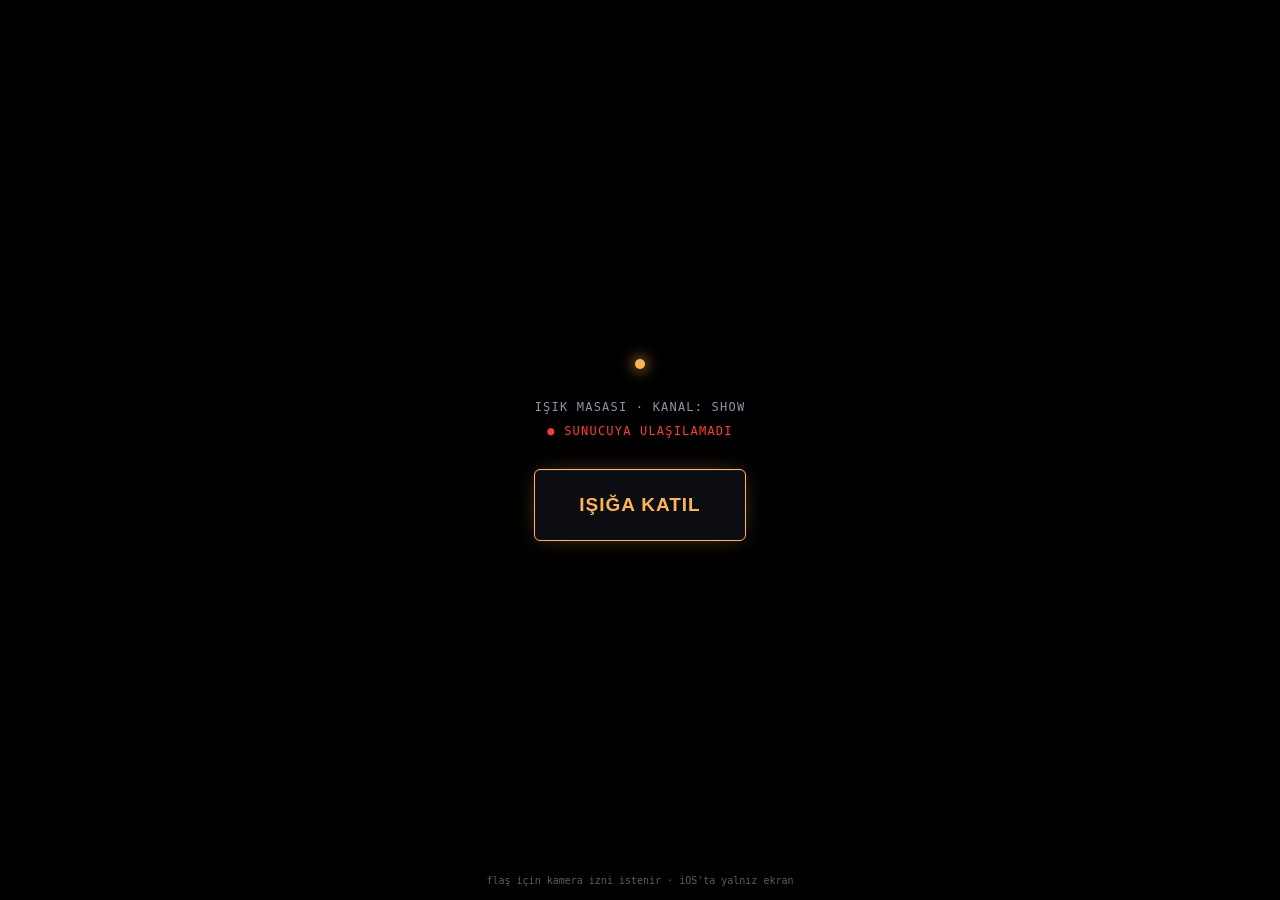
<file: prototype/participant.html>
<!DOCTYPE html>
<html lang="tr">
<head>
<meta charset="UTF-8">
<meta name="viewport" content="width=device-width, initial-scale=1, viewport-fit=cover">
<title>Işık Masası — Katıl</title>
<style>
  :root { color-scheme: dark;
    --amber:#FFB454; --green:#2EE66B; --red:#FF3B30;
    --mono:ui-monospace,'SF Mono',Menlo,Consolas,monospace; }
  * { box-sizing:border-box; -webkit-tap-highlight-color:transparent; user-select:none; }
  html, body { height:100%; margin:0; }
  body { background:#000; color:#E8ECF2; overflow:hidden;
    font-family:-apple-system,system-ui,'Segoe UI',Roboto,sans-serif; }

  /* Işık yüzeyi */
  #stage { position:fixed; inset:0; background:#000; z-index:1; }

  /* KAPI */
  #gate { position:fixed; inset:0; z-index:10; background:#000; display:flex; flex-direction:column;
    align-items:center; justify-content:center; gap:26px; text-align:center; padding:28px; }
  #gate.hidden { display:none; }
  #gateLed { width:10px; height:10px; border-radius:50%; background:var(--amber);
    box-shadow:0 0 14px 3px rgba(255,180,84,.5); animation:breathe 2s ease-in-out infinite; }
  @keyframes breathe { 0%,100%{opacity:.25} 50%{opacity:1} }
  #gate .head { font-family:var(--mono); font-size:12px; color:#8B94A6; letter-spacing:.1em; line-height:2; }
  #gateStatus { font-family:var(--mono); font-size:12px; }
  #gateStatus.on  { color:var(--green); }
  #gateStatus.off { color:var(--red); }
  #joinBtn { min-height:72px; padding:0 44px; font-size:19px; font-weight:800; letter-spacing:.05em;
    color:var(--amber); background:#0B0D12; border:1px solid var(--amber); border-radius:6px;
    box-shadow:inset 0 1px 0 rgba(255,255,255,.06), 0 0 22px -6px rgba(255,180,84,.4); }
  #joinBtn:active { transform:translateY(1px); }
  #gateNote { position:fixed; bottom:14px; left:0; right:0; font-family:var(--mono);
    font-size:10px; color:#565F70; text-align:center; padding:0 20px; }

  /* KATILIM ANI: koltuk kartı */
  #intro { position:fixed; inset:0; z-index:9; background:#000; display:none;
    align-items:center; justify-content:center; transition:opacity .5s; }
  #intro.show { display:flex; }
  #intro .card { font-family:var(--mono); font-size:22px; color:#E8ECF2; letter-spacing:.06em; }

  /* BEKLEME */
  #idle { position:fixed; bottom:26px; left:0; right:0; z-index:5; display:none;
    flex-direction:column; align-items:center; gap:12px; pointer-events:none; }
  #idle.show { display:flex; }
  #idleLed { width:5px; height:5px; border-radius:50%; background:var(--amber);
    box-shadow:0 0 8px 2px rgba(255,180,84,.45); animation:breathe 4s ease-in-out infinite; }
  #idleTxt { font-family:var(--mono); font-size:11px; color:#565F70; letter-spacing:.1em;
    transition:opacity 1s; }
  #idleTxt.fade { opacity:0; }

  /* DURUM ŞERİDİ (yalnız değişimde 3s) */
  #strip { position:fixed; top:0; left:0; right:0; z-index:6; height:26px; display:flex;
    align-items:center; justify-content:center; gap:8px; font-family:var(--mono); font-size:11px;
    letter-spacing:.08em; color:#E8ECF2; background:rgba(0,0,0,.55);
    opacity:0; transition:opacity .3s; pointer-events:none; }
  #strip.show { opacity:1; }
  #strip .led { width:6px; height:6px; border-radius:50%; background:#8B94A6; }
  #strip.ok  .led { background:var(--green); box-shadow:0 0 6px rgba(46,230,107,.6); }
  #strip.err .led { background:var(--red);   box-shadow:0 0 6px rgba(255,59,48,.6); }

  /* TANI (iki parmak uzun basış) */
  #diag { position:fixed; inset:0; z-index:20; background:rgba(0,0,0,.86); display:none;
    align-items:center; justify-content:center; }
  #diag.show { display:flex; }
  #diag pre { font-family:var(--mono); font-size:13px; color:#47E0FF; line-height:2; margin:0; }
</style>
</head>
<body>
  <div id="stage"></div>

  <div id="strip"><span class="led"></span><span id="stripTxt"></span></div>

  <div id="idle">
    <div id="idleLed"></div>
    <div id="idleTxt">HAZIR — MASA BEKLENİYOR</div>
  </div>

  <div id="intro"><div class="card" id="seatCard"></div></div>

  <div id="gate">
    <div id="gateLed"></div>
    <div class="head">IŞIK MASASI · KANAL: SHOW<br><span id="gateStatus" class="off">● bağlanıyor…</span></div>
    <button id="joinBtn">IŞIĞA KATIL</button>
    <div id="gateNote">flaş için kamera izni istenir · iOS'ta yalnız ekran</div>
  </div>

  <div id="diag"><pre id="diagTxt"></pre></div>

<script type="module">
import { fxState } from './engine.js';

const SUPABASE_URL = 'https://fwbtoktcjtfxairxdnqk.supabase.co';
const SUPABASE_KEY = 'sb_publishable_6IYn_AFX91VcX5tq2b_QoA_iBZMrKD9';
const CHANNEL = 'show';

const $ = (id) => document.getElementById(id);
const stage = $('stage');

// --- Bu telefonun kimliği: sabit rastgele faz (0..1). Dalga/sıra desenlerinin sırrı. ---
let phase = Math.random();
try {
  const s = localStorage.getItem('ph');
  if (s !== null && !Number.isNaN(+s)) phase = +s; else localStorage.setItem('ph', phase);
} catch (e) {}

let track = null, torchSupported = false, curTorch = false, joined = false;
let effect = { action: 'off' };
let idleSince = Date.now();
let online = false, wasOnline = false;

// ---- Durum şeridi: yalnız değişimde 3s (err kalıcı) ----
let stripTimer = null;
function strip(msg, cls) {
  const el = $('strip');
  el.className = 'show' + (cls ? ' ' + cls : '');
  $('stripTxt').textContent = msg;
  clearTimeout(stripTimer);
  if (cls !== 'err') stripTimer = setTimeout(() => {
    el.classList.remove('show');
    if (joined && !online) strip('● YENİDEN BAĞLANIYOR…', 'err');   // kalıcı hata geçici mesajla ezilmesin
  }, 3000);
}

// ---- Realtime (dinamik import: CDN düşerse sayfa sessizce ölmez) ----
let channel = null;
let clockSamples = [], clockOffset = 0;   // operatör saatine kaba hizalama
let prevAction = null;
(async () => {
  try {
    const { createClient } = await import('https://esm.sh/@supabase/supabase-js@2');
    const sb = createClient(SUPABASE_URL, SUPABASE_KEY);
    channel = sb.channel(CHANNEL, { config: { presence: { key: Math.random().toString(36).slice(2) } } });
    channel.on('broadcast', { event: 'cmd' }, ({ payload }) => {
      const p = payload || { action: 'off' };
      if (typeof p.sentAt === 'number') {
        clockSamples.push(Date.now() - p.sentAt);          // örnek = saat ofseti + ağ gecikmesi
        if (clockSamples.length > 9) clockSamples.shift();
        clockOffset = Math.min(...clockSamples);           // min ≈ gerçek ofset (en hızlı paket)
      }
      const changed = p.action !== prevAction;
      prevAction = p.action;
      effect = p;
      if (changed && p.action === 'off') idleSince = Date.now();
      // blackout ('off') kasıtlı olarak şerit göstermez — karartma karanlık kalmalı
      if (joined && changed && p.action !== 'off') strip('EFEKT: ' + p.action.toUpperCase());
    });
    channel.subscribe((s) => {
      online = s === 'SUBSCRIBED';
      $('gateStatus').className = online ? 'on' : 'off';
      $('gateStatus').textContent = online ? '● BAĞLI — YERİNİ AL' : '● bağlanıyor…';
      if (joined) {
        if (!online) strip('● YENİDEN BAĞLANIYOR…', 'err');
        else if (wasOnline === false) strip('● BAĞLANDI', 'ok');
      }
      if (online) { channel.track({ t: Date.now() }); wasOnline = true; }
      else wasOnline = false;
    });
  } catch (e) {
    $('gateStatus').className = 'off';
    $('gateStatus').textContent = '● SUNUCUYA ULAŞILAMADI';
    if (joined) strip('SUNUCU YOK — KOMUT ALINAMIYOR', 'err');
  }
})();

// ---- Flaş ----
function setTorch(v) {
  if (v === curTorch) return;
  curTorch = v;
  if (track && torchSupported) {
    track.applyConstraints({ advanced: [{ torch: v }] }).catch(() => {});
  }
}

// ---- Ana döngü: motor + bekleme durumu ----
let introUntil = 0, introColor = null;
function frame() {
  const now = Date.now();
  if (now < introUntil && introColor) {
    stage.style.background = introColor;      // katılım blink'i: faz renginde
  } else {
    const st = fxState(effect, phase, now - clockOffset);  // operatör saat düzlemine hizalı
    stage.style.background = st.css;
    setTorch(!!st.torch);
  }
  // bekleme LED'i yalnız şov yokken
  const idle = joined && (!effect.action || effect.action === 'off');
  $('idle').classList.toggle('show', idle);
  if (idle) $('idleTxt').classList.toggle('fade', now - idleSince > 5000);
  requestAnimationFrame(frame);
}
requestAnimationFrame(frame);

// ---- Katılım ----
$('joinBtn').onclick = async () => {
  joined = true;
  $('gate').classList.add('hidden');
  idleSince = Date.now();
  if (navigator.vibrate) navigator.vibrate(30);
  // 300ms faz-renginde blink: "sen busun"
  introColor = `hsl(${Math.round(phase * 360)} 100% 55%)`;
  introUntil = Date.now() + 300;
  // 1.8s koltuk kartı
  $('seatCard').textContent = `KOLTUK ${String(Math.round(phase * 100)).padStart(2, '0')} · FAZ ${phase.toFixed(2)}`;
  const intro = $('intro');
  setTimeout(() => { intro.classList.add('show'); intro.style.opacity = '1'; }, 300);
  setTimeout(() => { intro.style.opacity = '0'; }, 2100);
  setTimeout(() => { intro.classList.remove('show'); }, 2600);

  try { await navigator.wakeLock.request('screen'); } catch (e) {}
  try { await document.documentElement.requestFullscreen(); } catch (e) {}
  if (!window.isSecureContext) { strip('HTTPS YOK — EKRANLA KATILIYORSUN', 'err'); return; }
  try {
    const stream = await navigator.mediaDevices.getUserMedia({ video: { facingMode: 'environment' } });
    track = stream.getVideoTracks()[0];
    const caps = track.getCapabilities ? track.getCapabilities() : {};
    torchSupported = !!caps.torch;
    strip(torchSupported ? 'FLAŞ HAZIR' : 'FLAŞ YOK — EKRANLA KATILIYORSUN', torchSupported ? 'ok' : undefined);
  } catch (e) {
    strip('KAMERA YOK — EKRANLA KATILIYORSUN');
  }
};

// ---- Wake lock görünürlük değişince düşebilir — geri al ----
document.addEventListener('visibilitychange', async () => {
  if (document.visibilityState === 'hidden') { setTorch(false); return; } // arka planda flaş yanık kalmasın
  if (joined) {
    try { await navigator.wakeLock.request('screen'); } catch (e) {}
  }
});

// ---- Tanı: iki parmakla 600ms uzun basış ----
let diagTimer = null;
addEventListener('touchstart', (e) => {
  if (e.touches.length === 2 && joined) {
    diagTimer = setTimeout(() => {
      $('diagTxt').textContent =
        `FAZ    ${phase.toFixed(3)}\n` +
        `KOLTUK ${String(Math.round(phase * 100)).padStart(2, '0')}\n` +
        `EFEKT  ${(effect.action || '—').toUpperCase()}\n` +
        `FLAŞ   ${torchSupported ? (curTorch ? 'AÇIK' : 'HAZIR') : 'YOK'}\n` +
        `BAĞ    ${online ? 'BAĞLI' : 'KOPUK'}`;
      $('diag').classList.add('show');
    }, 600);
  }
});
addEventListener('touchend', () => clearTimeout(diagTimer));
addEventListener('touchmove', () => clearTimeout(diagTimer));
$('diag').onclick = () => $('diag').classList.remove('show');
</script>
</body>
</html>
</file>
<file: site/assets/site.css>
/* ============================================================
   Edanur Dağdeviren — Aile, Ergen & Çocuk Danışmanlığı
   Palette, type, and the "bağ ipliği" (bond-thread) system
   ============================================================ */

:root {
  /* Palette */
  --teal: #1C3B40;          /* lead: depth, trust */
  --teal-deep: #142B2F;
  --paper: #F5F1EA;         /* warm paper ground */
  --card: #ECE4D7;          /* alt ground / cards */
  --rose: #C17C82;          /* accent, measured */
  --rose-deep: #A8636A;
  --sage: #8FA08B;          /* line-work / detail */
  --ink: #243033;           /* body text on light */
  --ink-soft: #51605f;
  --paper-on-teal: #EFE7DA; /* text on dark */
  --paper-soft: #aebdba;

  /* Thread */
  --thread-color: var(--sage);
  --thread-weight: 1.5px;
  --thread-opacity: 0.85;

  /* Type */
  --display: "Fraunces", Georgia, serif;
  --body: "Hanken Grotesk", system-ui, sans-serif;

  /* Layout */
  --maxw: 1200px;
  --gutter: clamp(20px, 5vw, 72px);
  --nav-h: 76px;
}

* { box-sizing: border-box; }

html { scroll-behavior: smooth; scroll-padding-top: calc(var(--nav-h) + 12px); }
@media (prefers-reduced-motion: reduce) {
  html { scroll-behavior: auto; }
}

body {
  margin: 0;
  background: var(--paper);
  color: var(--ink);
  font-family: var(--body);
  font-size: 18px;
  line-height: 1.65;
  -webkit-font-smoothing: antialiased;
  text-rendering: optimizeLegibility;
  overflow-x: clip;
}

img { max-width: 100%; display: block; }
a { color: inherit; }

/* ---- Type scale ---- */
.eyebrow {
  font-family: var(--body);
  text-transform: uppercase;
  letter-spacing: 0.22em;
  font-size: 0.72rem;
  font-weight: 600;
  color: var(--rose-deep);
  margin: 0 0 1.1rem;
  display: inline-flex;
  align-items: center;
  gap: 0.7em;
}
.eyebrow::before {
  content: "";
  width: 26px;
  height: 1px;
  background: var(--rose-deep);
  opacity: 0.6;
}
.eyebrow.on-dark { color: var(--rose); }
.eyebrow.on-dark::before { background: var(--rose); }

h1, h2, h3 { font-family: var(--display); font-weight: 400; }

.display {
  font-family: var(--display);
  font-weight: 400;
  font-optical-sizing: auto;
  font-variation-settings: "SOFT" 40, "WONK" 0;
  line-height: 1.03;
  letter-spacing: -0.015em;
  color: var(--teal);
}

.section-title {
  font-family: var(--display);
  font-weight: 400;
  font-size: clamp(2rem, 4.4vw, 3.1rem);
  line-height: 1.08;
  letter-spacing: -0.01em;
  color: var(--teal);
  margin: 0 0 1.1rem;
  font-variation-settings: "SOFT" 40;
  text-wrap: balance;
}

p { text-wrap: pretty; }

.lead { font-size: clamp(1.05rem, 1.6vw, 1.22rem); color: var(--ink-soft); }

.accent { color: var(--rose-deep); font-style: italic; }

/* ---- Layout helpers ---- */
.wrap { max-width: var(--maxw); margin: 0 auto; padding-inline: var(--gutter); }
section { position: relative; }
.pad { padding-block: clamp(72px, 11vh, 140px); }

/* ============================================================
   Buttons
   ============================================================ */
.btn {
  display: inline-flex;
  align-items: center;
  gap: 0.6em;
  font-family: var(--body);
  font-weight: 600;
  font-size: 0.98rem;
  letter-spacing: 0.01em;
  padding: 0.92em 1.5em;
  border-radius: 999px;
  border: 1.5px solid transparent;
  cursor: pointer;
  text-decoration: none;
  transition: transform .25s cubic-bezier(.2,.7,.3,1), background-color .25s, color .25s, border-color .25s, box-shadow .25s;
  will-change: transform;
  white-space: nowrap;
  line-height: 1.1;
}
.btn svg { width: 1.15em; height: 1.15em; }
.btn-solid { background: var(--teal); color: var(--paper-on-teal); }
.btn-solid:hover { background: var(--teal-deep); transform: translateY(-2px); box-shadow: 0 10px 26px -12px rgba(28,59,64,.6); }
.btn-outline { background: transparent; color: var(--teal); border-color: rgba(28,59,64,.32); }
.btn-outline:hover { border-color: var(--teal); background: rgba(28,59,64,.04); transform: translateY(-2px); }
.btn-light { background: var(--paper); color: var(--teal); }
.btn-light:hover { background: #fff; transform: translateY(-2px); box-shadow: 0 10px 26px -12px rgba(0,0,0,.4); }
.btn-ghost-light { background: transparent; color: var(--paper-on-teal); border-color: rgba(239,231,218,.4); }
.btn-ghost-light:hover { border-color: var(--paper-on-teal); background: rgba(239,231,218,.07); transform: translateY(-2px); }

@media (prefers-reduced-motion: reduce) {
  .btn:hover { transform: none; }
}

/* ============================================================
   Nav
   ============================================================ */
.nav {
  position: sticky; top: 0; z-index: 50;
  height: var(--nav-h);
  display: flex; align-items: center;
  background: color-mix(in srgb, var(--paper) 82%, transparent);
  backdrop-filter: blur(12px) saturate(1.1);
  -webkit-backdrop-filter: blur(12px) saturate(1.1);
  border-bottom: 1px solid transparent;
  transition: border-color .3s, background-color .3s;
}
.nav.scrolled { border-bottom-color: rgba(28,59,64,.1); }
.nav .wrap { display: flex; align-items: center; justify-content: space-between; gap: 24px; width: 100%; max-width: 1340px; }

.wordmark {
  display: flex; align-items: center; gap: 0.62em;
  text-decoration: none; color: var(--teal);
  font-family: var(--display);
  font-size: 1.04rem;
  letter-spacing: -0.01em;
  white-space: nowrap;
}
.wordmark .logo-mark { height: 46px; width: auto; flex: none; }
@media (max-width: 600px) {
  .wordmark .logo-mark { height: 40px; }
  .nav .wrap { gap: 10px; }
  .nav-cta { gap: 8px; }
}
.wordmark b { font-weight: 500; }

.nav-links { display: flex; align-items: center; gap: clamp(14px, 2vw, 30px); list-style: none; margin: 0; padding: 0; }
.nav-links a {
  text-decoration: none; color: var(--ink-soft);
  font-size: 0.92rem; font-weight: 500;
  padding: 6px 2px; position: relative;
  transition: color .2s;
  white-space: nowrap;
}
.nav-links a::after {
  content: ""; position: absolute; left: 0; bottom: 0; height: 1.5px; width: 0;
  background: var(--rose); transition: width .28s cubic-bezier(.2,.7,.3,1);
}
.nav-links a:hover { color: var(--teal); }
.nav-links a:hover::after { width: 100%; }

.nav-cta { display: flex; align-items: center; gap: 12px; }
.nav-cta .label-mid { display: none; } /* geniş ekranda uzun etiket */

/* mobile sheet + toggle */
.nav-toggle { display: none; background: none; border: 0; cursor: pointer; padding: 8px; color: var(--teal); }
.nav-toggle svg { width: 26px; height: 26px; }
.mobile-sheet { display: none; }
@media (max-width: 1120px) {
  .nav-links { display: none; }
  .nav-toggle { display: inline-flex; }
  .mobile-sheet {
    display: block; position: fixed; inset: var(--nav-h) 0 auto 0; z-index: 49;
    background: var(--paper); border-bottom: 1px solid rgba(28,59,64,.12);
    transform: translateY(-12px); opacity: 0; pointer-events: none;
    transition: transform .3s, opacity .3s;
  }
  .mobile-sheet.open { transform: none; opacity: 1; pointer-events: auto; }
  .mobile-sheet ul { list-style: none; margin: 0; padding: 18px var(--gutter) 26px; display: flex; flex-direction: column; gap: 4px; }
  .mobile-sheet a { text-decoration: none; color: var(--teal); font-size: 1.1rem; padding: 12px 0; border-bottom: 1px solid rgba(28,59,64,.08); }
  /* dar ekranda kısa etiket */
  .nav-cta .label-long { display: none; }
  .nav-cta .label-mid { display: inline; }
}
@media (max-width: 560px) {
  /* en dar ekranda yalnızca ikon */
  .nav-cta .label-mid { display: none; }
}

/* ============================================================
   Hero
   ============================================================ */
.hero { padding-top: clamp(48px, 8vh, 96px); padding-bottom: clamp(56px, 9vh, 120px); overflow: hidden; }
.hero .wrap { position: relative; z-index: 2; }
.hero-grid { display: grid; gap: 40px; }
.hero h1 {
  font-size: clamp(2.7rem, 7.6vw, 6rem);
  margin: 0.1em 0 0.5em;
  max-width: 14ch;
}
.hero .lead { max-width: 46ch; margin-bottom: 2.2rem; }
.hero-ctas { display: flex; flex-wrap: wrap; gap: 14px; }

.hero-thread {
  position: absolute; inset: 0; z-index: 1;
  width: 100%; height: 100%;
  pointer-events: none;
  overflow: visible;
}
.hero-thread path, .hero-thread line {
  fill: none; stroke: var(--thread-color);
  stroke-width: var(--thread-weight); opacity: var(--thread-opacity);
  stroke-linecap: round;
}
.hero-thread .node { fill: var(--rose); stroke: none; opacity: .9; vector-effect: non-scaling-stroke; }
.hero-thread .node-ring { fill: none; stroke: var(--rose); stroke-width: 1.2px; opacity: .5; }

/* draw animation */
.draw { stroke-dasharray: var(--len, 1200); stroke-dashoffset: var(--len, 1200); }
.drawn .draw { animation: thread-draw 2.2s cubic-bezier(.45,.05,.2,1) forwards; }
.drawn .node, .drawn .node-ring { animation: node-pop .6s ease forwards; opacity: 0; }
@keyframes thread-draw { to { stroke-dashoffset: 0; } }
@keyframes node-pop { to { opacity: var(--o, .9); } }
@media (prefers-reduced-motion: reduce) {
  .draw { stroke-dashoffset: 0 !important; animation: none !important; }
  .node, .node-ring { opacity: .9 !important; animation: none !important; }
}
/* instant (hidden-render) safety for thread art */
.reveal-instant .draw { stroke-dashoffset: 0 !important; animation: none !important; }
.reveal-instant .node, .reveal-instant .node-ring { animation: none !important; opacity: var(--o, .85) !important; }

/* ============================================================
   Section divider thread (between sections)
   ============================================================ */
.divider { height: 96px; display: block; width: 100%; overflow: visible; }
.divider path { fill: none; stroke: var(--thread-color); stroke-width: var(--thread-weight); opacity: var(--thread-opacity); }
.divider .node { fill: var(--rose); opacity: .85; }

/* ============================================================
   About
   ============================================================ */
.about-grid { display: grid; grid-template-columns: 0.85fr 1fr; gap: clamp(36px, 6vw, 88px); align-items: center; }
@media (max-width: 880px) { .about-grid { grid-template-columns: 1fr; gap: 44px; } }

.portrait-frame { position: relative; }
.portrait-frame .illus {
  aspect-ratio: 4 / 5;
  border-radius: 6px 6px 6px 64px;
  background: var(--card);
  overflow: hidden;
}
.portrait-frame .illus svg { width: 100%; height: 100%; display: block; }
.portrait-frame .tag {
  position: absolute; left: -14px; bottom: 26px;
  background: var(--teal); color: var(--paper-on-teal);
  font-family: var(--body); font-size: .82rem; font-weight: 500;
  padding: 10px 16px; border-radius: 4px;
  box-shadow: 0 14px 34px -16px rgba(28,59,64,.7);
}
.portrait-frame .tag span { color: var(--rose); }

.about-name { font-size: clamp(2.1rem, 4vw, 2.9rem); margin: 0 0 .25rem; }
.about-role { font-family: var(--body); font-weight: 600; color: var(--rose-deep); margin: 0 0 1.6rem; font-size: 1rem; letter-spacing: .01em; }
.about-body p { margin: 0 0 1.1rem; color: var(--ink-soft); }

.stat-row { display: flex; flex-wrap: wrap; gap: 0; margin-top: 2rem; border-top: 1px solid rgba(28,59,64,.14); }
.stat { padding: 1.2rem 1.5rem 1.2rem 0; }
.stat + .stat { padding-left: 1.5rem; border-left: 1px solid rgba(28,59,64,.14); }
.stat .k { font-family: var(--display); font-size: 1.5rem; color: var(--teal); display: block; line-height: 1.1; }
.stat .l { font-size: .82rem; color: var(--ink-soft); }

/* ============================================================
   Services grid
   ============================================================ */
.services { background: var(--card); }
.svc-grid { display: grid; grid-template-columns: repeat(3, 1fr); gap: 1px; background: rgba(28,59,64,.1); border: 1px solid rgba(28,59,64,.1); border-radius: 10px; overflow: hidden; margin-top: 3rem; }
@media (max-width: 860px) { .svc-grid { grid-template-columns: repeat(2, 1fr); } }
@media (max-width: 540px) { .svc-grid { grid-template-columns: 1fr; } }
.svc {
  background: var(--paper);
  padding: 2.1rem 1.9rem 2.2rem;
  display: flex; flex-direction: column;
  transition: background-color .3s, transform .3s;
}
.svc:hover { background: #fbf8f2; }
.svc .ic {
  width: 50px; height: 50px; border-radius: 50%;
  display: grid; place-items: center;
  background: color-mix(in srgb, var(--rose) 16%, var(--paper));
  color: var(--rose-deep);
  margin-bottom: 1.3rem;
}
.svc .ic svg { width: 24px; height: 24px; }
.svc h3 { font-size: 1.32rem; color: var(--teal); margin: 0 0 .5rem; }
.svc p { font-size: .96rem; color: var(--ink-soft); margin: 0; line-height: 1.55; }
.svc-grid .svc:last-child { grid-column: 1 / -1; } /* 7. kart (MOXO) son satırı doldurur */

/* ============================================================
   Approach (numbered steps with connecting thread)
   ============================================================ */
.approach-steps { position: relative; margin-top: 3.4rem; display: grid; grid-template-columns: repeat(4, 1fr); gap: 28px; }
@media (max-width: 880px) { .approach-steps { grid-template-columns: repeat(2, 1fr); gap: 36px 28px; } }
@media (max-width: 480px) { .approach-steps { grid-template-columns: 1fr; } }
.approach-thread { position: absolute; top: 30px; left: 0; width: 100%; height: 40px; pointer-events: none; z-index: 0; }
.approach-thread path { fill: none; stroke: var(--thread-color); stroke-width: var(--thread-weight); opacity: var(--thread-opacity); }
.approach-thread .node { fill: var(--rose); opacity: .9; }
@media (max-width: 880px) { .approach-thread { display: none; } }
.step { position: relative; z-index: 1; }
.step .num {
  font-family: var(--display); font-size: 1.05rem; font-weight: 500;
  width: 60px; height: 60px; border-radius: 50%;
  display: grid; place-items: center;
  background: var(--paper); color: var(--teal);
  border: 1.5px solid var(--sage);
  margin-bottom: 1.2rem;
  letter-spacing: .02em;
}
.step h3 { font-size: 1.28rem; color: var(--teal); margin: 0 0 .5rem; }
.step p { font-size: .94rem; color: var(--ink-soft); margin: 0; line-height: 1.55; }

/* ============================================================
   Trainings (dark teal)
   ============================================================ */
.trainings { background: var(--teal); color: var(--paper-on-teal); position: relative; overflow: hidden; }
.trainings .section-title { color: var(--paper-on-teal); }
.trainings .lead { color: var(--paper-soft); }
.tr-grid { display: grid; grid-template-columns: 0.7fr 1fr; gap: clamp(36px, 6vw, 80px); margin-top: 2.4rem; }
@media (max-width: 860px) { .tr-grid { grid-template-columns: 1fr; gap: 40px; } }
.tr-cats { display: flex; flex-direction: column; gap: 2rem; }
.tr-cat h3 { font-family: var(--body); text-transform: uppercase; letter-spacing: .18em; font-size: .74rem; font-weight: 600; color: var(--rose); margin: 0 0 1rem; }
.tr-list { list-style: none; margin: 0; padding: 0; counter-reset: tr; }
.tr-list li {
  position: relative;
  padding: 0.9rem 0 0.9rem 3.2rem;
  border-top: 1px solid rgba(239,231,218,.14);
  font-size: 1.02rem; line-height: 1.4;
  color: var(--paper-on-teal);
}
.tr-list li:last-child { border-bottom: 1px solid rgba(239,231,218,.14); }
.tr-list li::before {
  counter-increment: tr; content: counter(tr, decimal-leading-zero);
  position: absolute; left: 0; top: 0.95rem;
  font-family: var(--display); font-size: .95rem;
  color: var(--rose); opacity: .9;
}
.tr-list li .hrs { color: var(--paper-soft); font-size: .86rem; }

/* ============================================================
   Gallery
   ============================================================ */
.gal-grid { display: grid; grid-template-columns: repeat(4, 1fr); grid-auto-rows: 150px; gap: 14px; margin-top: 2.6rem; }
@media (max-width: 760px) { .gal-grid { grid-template-columns: repeat(2, 1fr); } }
.gal-grid figure { margin: 0; border-radius: 6px; overflow: hidden; height: 100%; }
.gal-grid img { width: 100%; height: 100%; object-fit: cover; transition: transform .6s cubic-bezier(.2,.7,.3,1); }
.gal-grid figure:hover img { transform: scale(1.045); }
@media (prefers-reduced-motion: reduce) {
  .gal-grid img, .gal-grid figure:hover img { transition: none; transform: none; }
}
.g1 { grid-row: span 2; }
.g4 { grid-column: span 2; }
.g6 { grid-row: span 2; }

/* ============================================================
   Contact
   ============================================================ */
.quote-block { text-align: center; max-width: 30ch; margin: 0 auto 4.5rem; }
.quote-block blockquote {
  font-family: var(--display); font-weight: 400;
  font-size: clamp(1.5rem, 3.4vw, 2.4rem); line-height: 1.25;
  color: var(--teal); margin: 0 0 1rem; font-style: italic;
  font-variation-settings: "SOFT" 50;
  text-wrap: balance;
}
.quote-block cite { font-style: normal; font-size: .82rem; text-transform: uppercase; letter-spacing: .2em; color: var(--rose-deep); font-weight: 600; }

.cta-box {
  background: var(--teal); color: var(--paper-on-teal);
  border-radius: 16px;
  padding: clamp(40px, 6vw, 72px);
  text-align: center;
  position: relative; overflow: hidden;
}
.cta-box h2 { font-size: clamp(2rem, 4.6vw, 3.2rem); color: var(--paper-on-teal); margin: 0 0 1rem; max-width: 18ch; margin-inline: auto; }
.cta-box p { color: var(--paper-soft); margin: 0 0 2.2rem; }
.cta-box .ctas { display: flex; flex-wrap: wrap; gap: 14px; justify-content: center; }
.cta-box .where { margin: 2rem 0 0; font-size: .9rem; color: var(--paper-soft); display: inline-flex; align-items: center; gap: .6em; }
.cta-thread { position: absolute; pointer-events: none; opacity: .5; }
.cta-thread path { fill: none; stroke-width: var(--thread-weight); stroke-linecap: round; }
.cta-thread .node { fill: var(--rose); }

/* ============================================================
   Footer
   ============================================================ */
.footer { background: var(--teal-deep); color: var(--paper-soft); padding-block: clamp(48px, 7vh, 80px); }
.footer .wrap { display: grid; grid-template-columns: 1.4fr 1fr 1fr; gap: 40px; }
@media (max-width: 720px) { .footer .wrap { grid-template-columns: 1fr; gap: 30px; } }
.footer .brand { font-family: var(--display); font-size: 1.3rem; color: var(--paper-on-teal); margin: 0 0 .6rem; }
.footer-brand { display: flex; align-items: flex-start; gap: 20px; }
.footer-mark { width: 86px; height: auto; flex: none; background: var(--paper); padding: 10px; border-radius: 10px; box-shadow: 0 10px 28px -14px rgba(0,0,0,.5); }
@media (max-width: 720px) { .footer-brand { align-items: center; } }
.footer p { margin: 0; font-size: .92rem; line-height: 1.6; }
.footer .footer-h { font-family: var(--body); text-transform: uppercase; letter-spacing: .16em; font-size: .72rem; color: var(--rose); margin: 0 0 1rem; font-weight: 600; }
.footer a { color: var(--paper-soft); text-decoration: none; transition: color .2s; display: inline-flex; align-items: center; gap: .5em; }
.footer a:hover { color: var(--paper-on-teal); }
.footer ul { list-style: none; margin: 0; padding: 0; display: flex; flex-direction: column; gap: .6rem; }
.footer .legal { grid-column: 1 / -1; border-top: 1px solid rgba(239,231,218,.12); padding-top: 1.6rem; margin-top: .6rem; font-size: .82rem; opacity: .7; }

/* ============================================================
   Scroll reveal
   ============================================================ */
.js .reveal { opacity: 0; transform: translateY(22px); transition: opacity .8s cubic-bezier(.2,.7,.3,1), transform .8s cubic-bezier(.2,.7,.3,1); }
.reveal.in { opacity: 1; transform: none; }
.reveal.d1 { transition-delay: .08s; }
.reveal.d2 { transition-delay: .16s; }
.reveal.d3 { transition-delay: .24s; }
.reveal.d4 { transition-delay: .32s; }
/* when the page is rendered while hidden (preview/screenshot), skip the transition so content is never stuck invisible */
.reveal-instant .reveal { transition: none !important; }
@media (prefers-reduced-motion: reduce) {
  .reveal { opacity: 1 !important; transform: none !important; transition: none !important; }
}

/* Focus visibility */
a:focus-visible, button:focus-visible, .btn:focus-visible {
  outline: 2.5px solid var(--rose-deep);
  outline-offset: 3px;
  border-radius: 6px;
}
.nav-links a:focus-visible { outline-offset: 5px; }

/* ============================================================
   Certificates page (sertifikalar.html)
   ============================================================ */
.page-hero { padding-top: clamp(40px, 7vh, 84px); padding-bottom: clamp(28px, 4vh, 48px); }
.page-hero h1 { font-size: clamp(2.4rem, 5.6vw, 4.2rem); margin: 0.1em 0 0.4em; max-width: 18ch; }
.cert-note { font-size: .85rem; color: var(--ink-soft); display: inline-flex; align-items: center; gap: .55em; margin-top: 1.2rem; }
.cert-note svg { width: 15px; height: 15px; flex: none; color: var(--sage); }

/* featured big cards */
.big-grid { display: grid; grid-template-columns: 1fr 1fr; gap: 26px; margin-top: 2.8rem; }
@media (max-width: 820px) { .big-grid { grid-template-columns: 1fr; } }
.big-card {
  margin: 0; background: #fff; border: 1px solid rgba(28,59,64,.1);
  border-radius: 14px; overflow: hidden; display: flex; flex-direction: column;
  box-shadow: 0 18px 44px -30px rgba(28,59,64,.35);
  transition: transform .3s cubic-bezier(.2,.7,.3,1), box-shadow .3s;
}
.big-card:hover { transform: translateY(-4px); box-shadow: 0 26px 54px -26px rgba(28,59,64,.45); }
.big-card .shot { display: block; border: 0; padding: 0; background: var(--card); cursor: zoom-in; width: 100%; position: relative; }
.big-card .shot img { width: 100%; aspect-ratio: 4 / 3; object-fit: cover; display: block; }
.big-card .shot::after {
  content: "Belgeyi gör"; position: absolute; right: 12px; bottom: 12px;
  font-size: .74rem; font-weight: 600; letter-spacing: .04em;
  color: var(--teal); background: color-mix(in srgb, var(--paper) 88%, transparent);
  padding: 6px 12px; border-radius: 999px; border: 1px solid rgba(28,59,64,.15);
}
.big-card .info { padding: 1.3rem 1.5rem 1.5rem; }
.big-card .org { display: block; font-size: .74rem; text-transform: uppercase; letter-spacing: .15em; color: var(--rose-deep); font-weight: 600; margin-bottom: .4rem; }
.big-card h3 { font-size: 1.35rem; color: var(--teal); margin: 0 0 .35rem; line-height: 1.25; }
.big-card .meta { display: block; font-size: .8rem; color: var(--ink-soft); margin-bottom: .6rem; }
.big-card .scope { font-size: .93rem; color: var(--ink-soft); line-height: 1.6; margin: 0; }
.big-card.lead-card { grid-column: 1 / -1; flex-direction: row; align-items: stretch; }
.big-card.lead-card .shot { width: 52%; flex: none; }
.big-card.lead-card .shot img { height: 100%; aspect-ratio: auto; }
.big-card.lead-card .info { align-self: center; padding: clamp(1.4rem, 3vw, 2.6rem); }
.big-card.lead-card h3 { font-size: clamp(1.5rem, 2.6vw, 2rem); }
@media (max-width: 820px) {
  .big-card.lead-card { flex-direction: column; }
  .big-card.lead-card .shot { width: 100%; }
  .big-card.lead-card .shot img { aspect-ratio: 4 / 3; height: auto; }
}
@media (prefers-reduced-motion: reduce) {
  .big-card { transition: none; }
  .big-card:hover { transform: none; }
}

/* compact list row action */
.cred-list .see {
  position: absolute; right: 0; top: 50%; transform: translateY(-50%);
  border: 1px solid rgba(28,59,64,.22); background: none; cursor: zoom-in;
  border-radius: 999px; padding: 5px 12px;
  font-size: .72rem; font-weight: 600; color: var(--teal);
  transition: background-color .2s, border-color .2s;
}
.cred-list .see:hover { background: rgba(28,59,64,.05); border-color: var(--teal); }

/* credentials list (importance-ordered, light bg) */
.cred-list { list-style: none; margin: 2.4rem 0 0; padding: 0; counter-reset: cr; columns: 2; column-gap: clamp(32px, 5vw, 72px); }
@media (max-width: 860px) { .cred-list { columns: 1; } }
.cred-list li { break-inside: avoid; position: relative; padding: 1rem 4.8rem 1rem 3.1rem; border-top: 1px solid rgba(28,59,64,.12); }
.cred-list li::before {
  counter-increment: cr; content: counter(cr, decimal-leading-zero);
  position: absolute; left: 0; top: 1.05rem;
  font-family: var(--display); font-size: .95rem; color: var(--rose-deep); opacity: .9;
}
.cred-list .org { display: block; font-weight: 600; color: var(--teal); font-size: .98rem; line-height: 1.4; }
.cred-list .doc { display: block; font-size: .92rem; color: var(--ink-soft); line-height: 1.5; }
.cred-list .typ {
  display: inline-block; font-size: .66rem; text-transform: uppercase; letter-spacing: .12em;
  font-weight: 600; color: var(--rose-deep);
  background: color-mix(in srgb, var(--rose) 15%, var(--paper));
  padding: 2px 9px; border-radius: 999px; margin-left: .55em; vertical-align: 2px;
}

/* top-3 credentials highlight (dark trainings section) */
.tr-top3 { display: grid; grid-template-columns: repeat(3, 1fr); gap: 16px; margin: 2.6rem 0 3rem; }
@media (max-width: 860px) { .tr-top3 { grid-template-columns: 1fr; } }
.tr-top3 a {
  display: block; text-decoration: none;
  border: 1px solid rgba(239,231,218,.16); border-radius: 12px;
  padding: 1.3rem 1.4rem; background: rgba(239,231,218,.04);
  transition: background-color .25s, border-color .25s, transform .25s cubic-bezier(.2,.7,.3,1);
}
.tr-top3 a:hover { background: rgba(239,231,218,.09); border-color: rgba(239,231,218,.32); transform: translateY(-3px); }
.tr-top3 .org { display: block; font-size: .76rem; text-transform: uppercase; letter-spacing: .14em; color: var(--rose); font-weight: 600; margin-bottom: .45rem; }
.tr-top3 .doc { font-family: var(--display); font-size: 1.16rem; color: var(--paper-on-teal); line-height: 1.3; }
.tr-top3 .meta { display: block; margin-top: .5rem; font-size: .8rem; color: var(--paper-soft); }

/* methods (HYT & MOXO) */
.methods { background: var(--card); }
.method-grid { display: grid; grid-template-columns: 1fr 1fr; gap: 22px; margin-top: 2.6rem; }
@media (max-width: 780px) { .method-grid { grid-template-columns: 1fr; } }
.method {
  background: var(--paper); border: 1px solid rgba(28,59,64,.1); border-radius: 12px;
  padding: clamp(24px, 3vw, 36px);
}
.method h3 { font-size: 1.45rem; color: var(--teal); margin: .2rem 0 .3rem; }
.method .sub { font-size: .8rem; text-transform: uppercase; letter-spacing: .16em; color: var(--rose-deep); font-weight: 600; }
.method p { font-size: .95rem; color: var(--ink-soft); line-height: 1.65; margin: .8rem 0 0; }
.method .ic {
  width: 46px; height: 46px; border-radius: 50%;
  display: grid; place-items: center; margin-bottom: 1rem;
  background: color-mix(in srgb, var(--rose) 16%, var(--paper));
  color: var(--rose-deep);
}
.method .ic svg { width: 22px; height: 22px; }

/* lightbox */
.lightbox {
  position: fixed; inset: 0; z-index: 90;
  background: rgba(20,43,47,.92);
  display: none; align-items: center; justify-content: center;
  padding: clamp(16px, 4vw, 48px);
}
.lightbox.open { display: flex; }
.lightbox img { max-width: 100%; max-height: 100%; border-radius: 6px; box-shadow: 0 30px 80px -20px rgba(0,0,0,.7); }
.lightbox .lb-close {
  position: absolute; top: 18px; right: 20px;
  background: none; border: 0; cursor: pointer; padding: 10px;
  color: var(--paper-on-teal);
}
.lightbox .lb-close svg { width: 26px; height: 26px; }
.lightbox .lb-nav {
  position: absolute; top: 50%; transform: translateY(-50%);
  background: rgba(239,231,218,.1); border: 1px solid rgba(239,231,218,.25);
  border-radius: 50%; width: 46px; height: 46px;
  display: grid; place-items: center; cursor: pointer; color: var(--paper-on-teal);
  transition: background-color .2s;
}
.lightbox .lb-nav:hover { background: rgba(239,231,218,.2); }
.lightbox .lb-nav svg { width: 22px; height: 22px; }
.lightbox .lb-prev { left: 16px; }
.lightbox .lb-next { right: 16px; }
.lightbox .lb-caption {
  position: absolute; bottom: 18px; left: 50%; transform: translateX(-50%);
  color: var(--paper-soft); font-size: .88rem; text-align: center;
  max-width: min(80ch, 86vw);
  background: rgba(20,43,47,.75); padding: 8px 16px; border-radius: 999px;
}

/* ============================================================
   FAQ (SSS)
   ============================================================ */
.faq { max-width: 780px; }
.faq details { border-top: 1px solid rgba(28,59,64,.14); }
.faq details:last-child { border-bottom: 1px solid rgba(28,59,64,.14); }
.faq summary {
  cursor: pointer; list-style: none;
  display: flex; justify-content: space-between; align-items: center; gap: 1em;
  padding: 1.05rem 0;
  font-family: var(--display); font-size: 1.14rem; line-height: 1.35; color: var(--teal);
}
.faq summary::-webkit-details-marker { display: none; }
.faq summary::after {
  content: "+"; flex: none;
  font-family: var(--body); font-weight: 600; font-size: 1.35rem;
  color: var(--rose-deep); transition: transform .25s;
}
.faq details[open] summary::after { transform: rotate(45deg); }
.faq details p { margin: 0 0 1.25rem; color: var(--ink-soft); font-size: .96rem; line-height: 1.65; max-width: 68ch; }
.faq details a { color: var(--rose-deep); }
@media (prefers-reduced-motion: reduce) { .faq summary::after { transition: none; } }

/* ============================================================
   Yazılar (blog listing + articles)
   ============================================================ */
.breadcrumb { list-style: none; display: flex; flex-wrap: wrap; gap: .5em; margin: 0 0 1.6rem; padding: 0; font-size: .84rem; color: var(--ink-soft); }
.breadcrumb.on-dark { color: var(--paper-soft); }
.breadcrumb li { display: flex; align-items: center; gap: .5em; }
.breadcrumb li:not(:last-child)::after { content: "/"; opacity: .5; }
.breadcrumb a { color: inherit; text-decoration: none; border-bottom: 1px solid transparent; transition: border-color .2s; }
.breadcrumb a:hover { border-color: currentColor; }
.breadcrumb [aria-current] { color: var(--teal); font-weight: 600; }
.on-dark.breadcrumb [aria-current] { color: var(--paper-on-teal); }

.yazi-grid { display: grid; grid-template-columns: repeat(3, 1fr); gap: 24px; margin-top: 2.8rem; }
@media (max-width: 940px) { .yazi-grid { grid-template-columns: repeat(2, 1fr); } }
@media (max-width: 620px) { .yazi-grid { grid-template-columns: 1fr; } }
.yazi-card {
  display: flex; flex-direction: column; text-decoration: none; color: inherit;
  background: #fff; border: 1px solid rgba(28,59,64,.1); border-radius: 12px;
  padding: 1.7rem 1.6rem; transition: transform .3s cubic-bezier(.2,.7,.3,1), box-shadow .3s;
}
.yazi-card:hover { transform: translateY(-4px); box-shadow: 0 18px 40px -22px rgba(28,59,64,.4); }
.yazi-card .tag { font-size: .72rem; text-transform: uppercase; letter-spacing: .12em; color: var(--rose-deep); font-weight: 600; margin-bottom: .8rem; }
.yazi-card h3 { font-size: 1.28rem; color: var(--teal); margin: 0 0 .6rem; line-height: 1.3; }
.yazi-card p { font-size: .93rem; color: var(--ink-soft); line-height: 1.6; margin: 0 0 1.1rem; flex: 1; }
.yazi-card .meta { font-size: .8rem; color: var(--ink-soft); opacity: .8; margin-top: auto; }
@media (prefers-reduced-motion: reduce) { .yazi-card { transition: none; } .yazi-card:hover { transform: none; } }

.article-meta { display: flex; flex-wrap: wrap; gap: .5em 1em; font-size: .88rem; color: var(--ink-soft); margin: 1.4rem 0 0; }
.article-meta .sep { opacity: .5; }

.article-body { max-width: 68ch; margin: 0 auto; font-size: 1.06rem; line-height: 1.8; color: var(--ink); }
.article-body p { margin: 0 0 1.3rem; color: var(--ink); }
.article-body h2 {
  font-family: var(--display); font-weight: 400; color: var(--teal);
  font-size: clamp(1.4rem, 2.6vw, 1.85rem); line-height: 1.25;
  margin: 2.6rem 0 1.1rem; font-variation-settings: "SOFT" 40;
}
.article-body h2:first-child { margin-top: 0; }
.article-body ul, .article-body ol { margin: 0 0 1.3rem; padding-left: 1.3rem; color: var(--ink); }
.article-body li { margin-bottom: .5rem; line-height: 1.7; }
.article-body strong { color: var(--teal); }
.article-body a { color: var(--rose-deep); text-decoration-thickness: 1px; }
.article-body .note {
  background: var(--card); border-radius: 10px; padding: 1.2rem 1.4rem;
  font-size: .95rem; color: var(--ink-soft); margin: 1.6rem 0 1.8rem;
  border-left: 3px solid var(--sage);
}
.article-body .note strong { display: block; color: var(--teal); margin-bottom: .3rem; font-size: .78rem; text-transform: uppercase; letter-spacing: .08em; }
.article-body sup.cite { font-size: .72em; margin-left: .1em; }
.article-body sup.cite a {
  color: var(--rose-deep); text-decoration: none; font-weight: 700;
  padding: 0 .15em;
}
.article-body sup.cite a:hover { text-decoration: underline; }

.sources { max-width: 68ch; margin: 3rem auto 0; padding-top: 2rem; border-top: 1px solid rgba(28,59,64,.14); }
.sources h2 { font-family: var(--display); font-weight: 400; color: var(--teal); font-size: 1.3rem; margin: 0 0 1.2rem; }
.sources ol { margin: 0; padding-left: 1.4rem; }
.sources li { font-size: .88rem; color: var(--ink-soft); line-height: 1.6; margin-bottom: 1rem; }
.sources li a { color: var(--rose-deep); word-break: break-word; }
.sources .src-note { font-size: .8rem; color: var(--ink-soft); opacity: .8; margin: 1rem 0 0; }

.related-grid { display: grid; grid-template-columns: repeat(3, 1fr); gap: 20px; margin-top: 2.2rem; }
@media (max-width: 780px) { .related-grid { grid-template-columns: 1fr; } }
.related-grid a {
  display: block; text-decoration: none; color: inherit;
  background: var(--card); border-radius: 10px; padding: 1.3rem 1.4rem;
  font-size: .92rem; transition: background-color .2s;
}
.related-grid a:hover { background: #e3d9c8; }
.related-grid .tag { display: block; font-size: .68rem; text-transform: uppercase; letter-spacing: .1em; color: var(--rose-deep); font-weight: 600; margin-bottom: .5rem; }
.related-grid strong { display: block; color: var(--teal); font-family: var(--display); font-size: 1.05rem; font-weight: 400; line-height: 1.3; }
</file>
